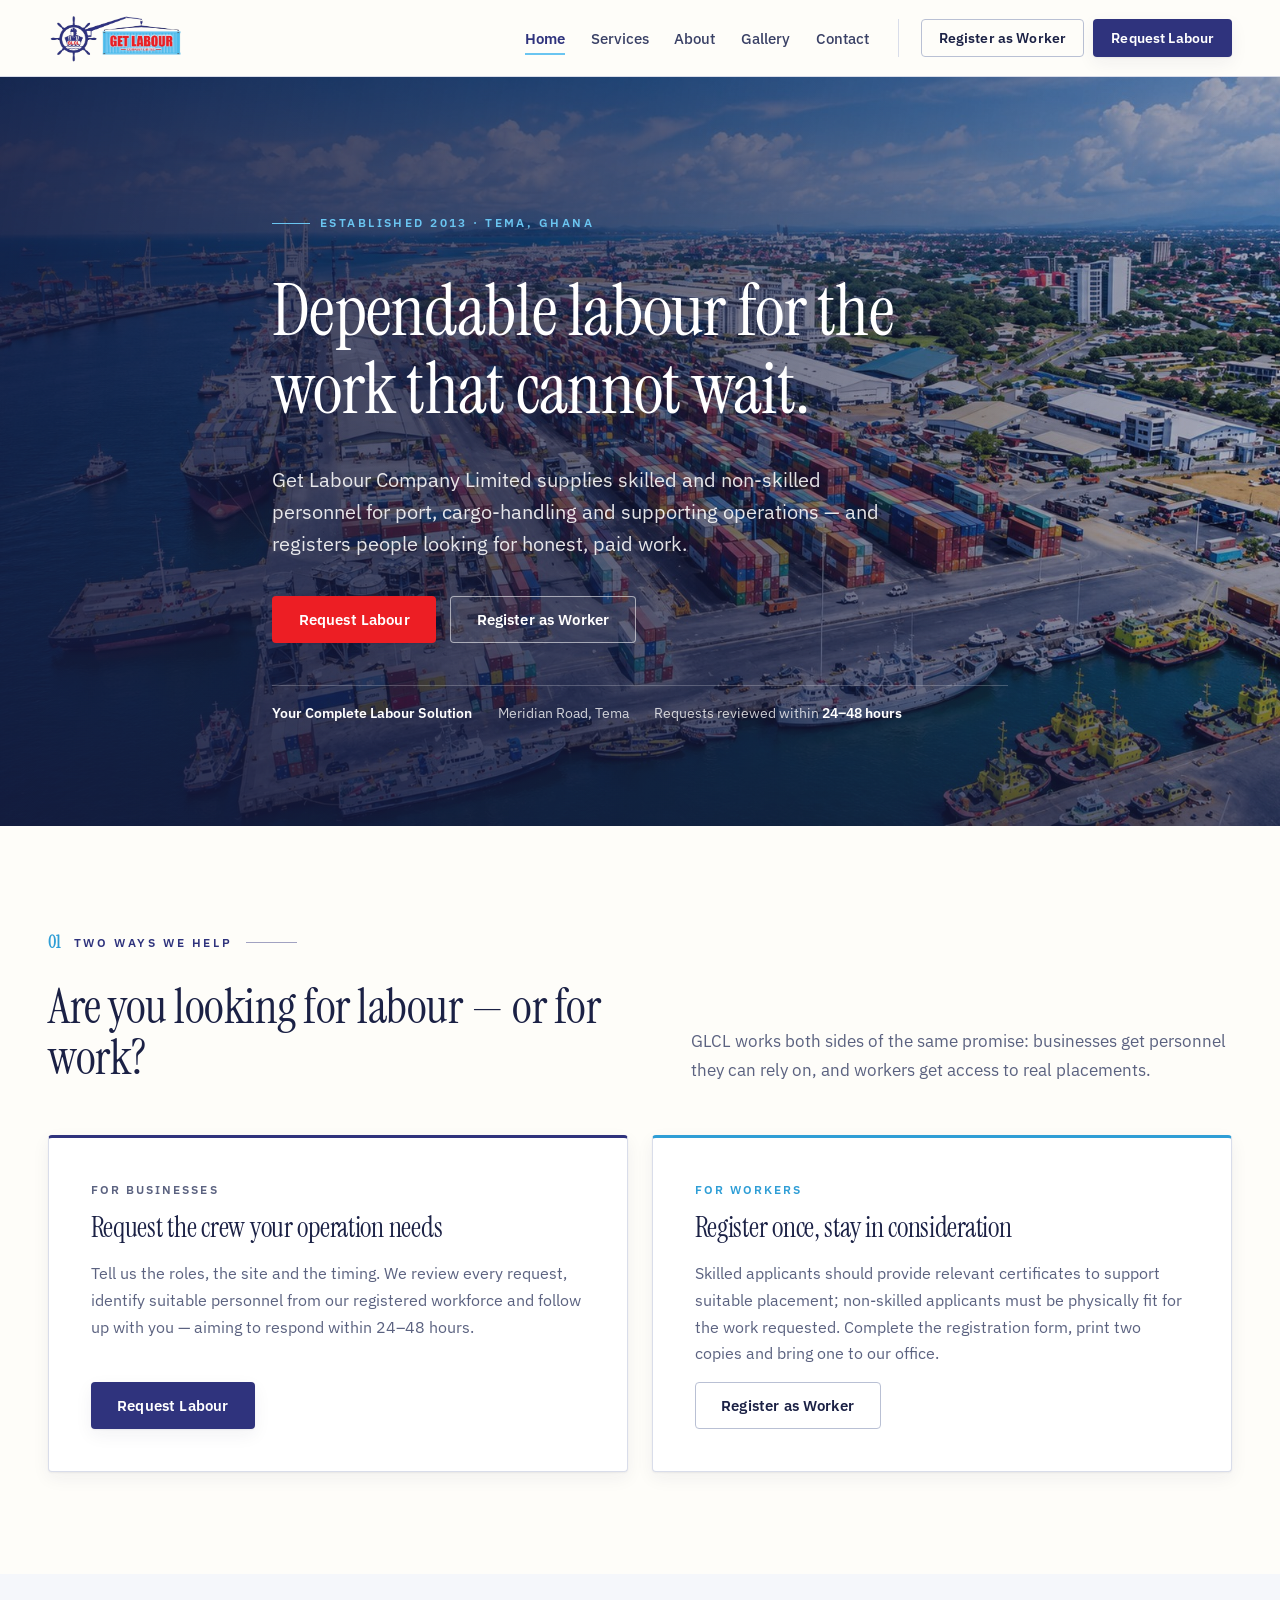
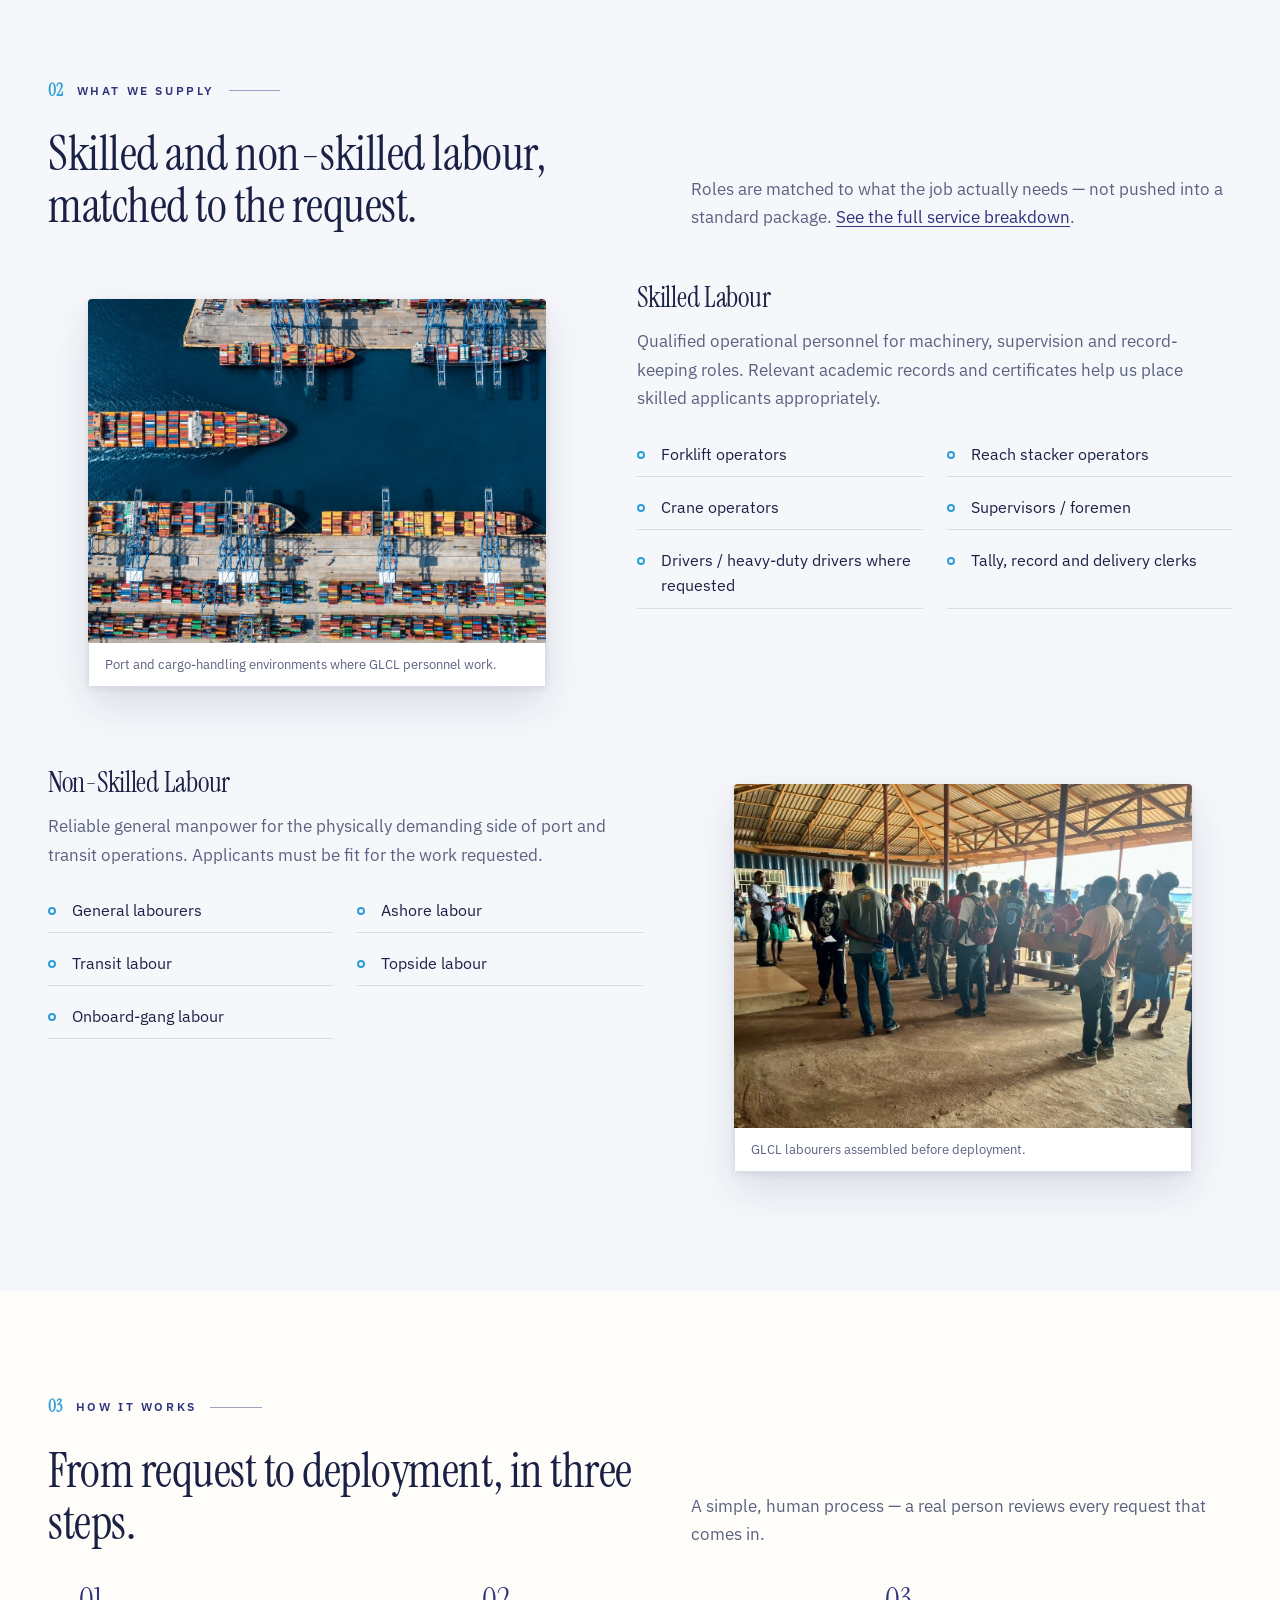
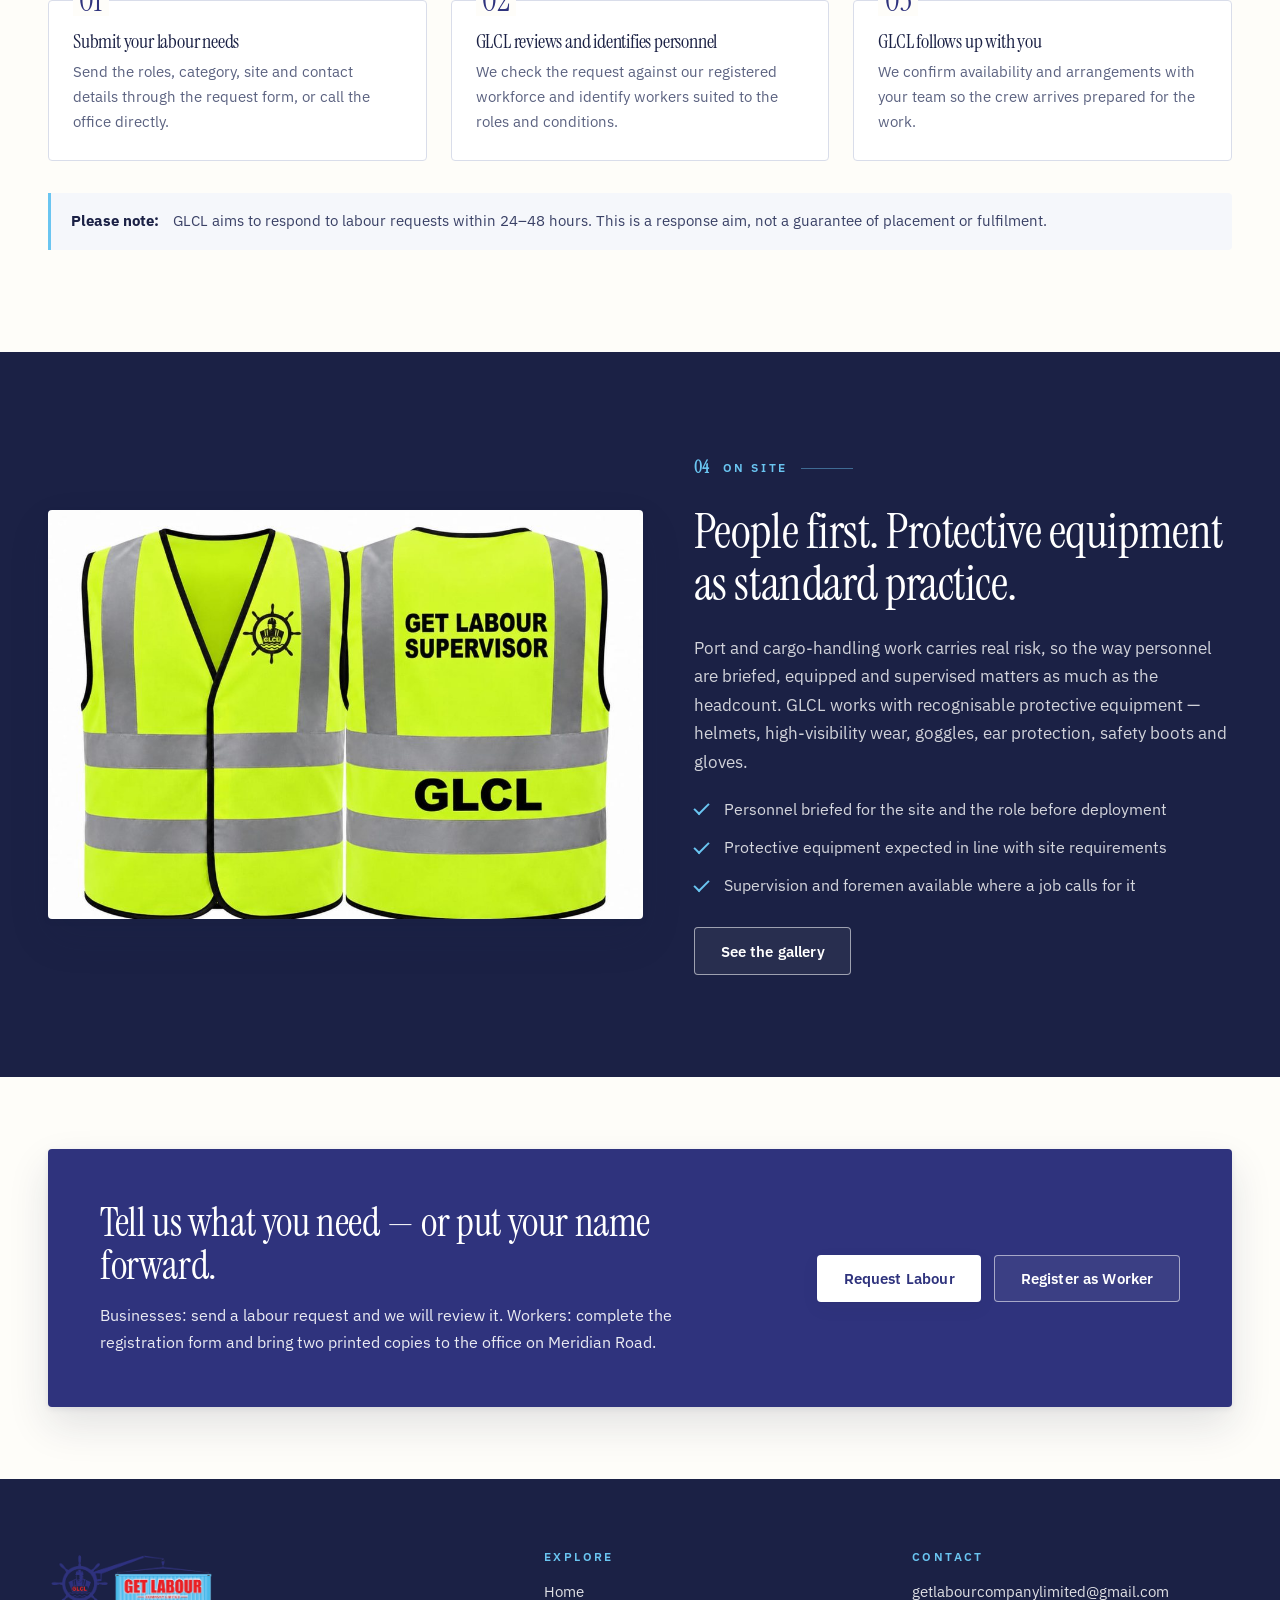
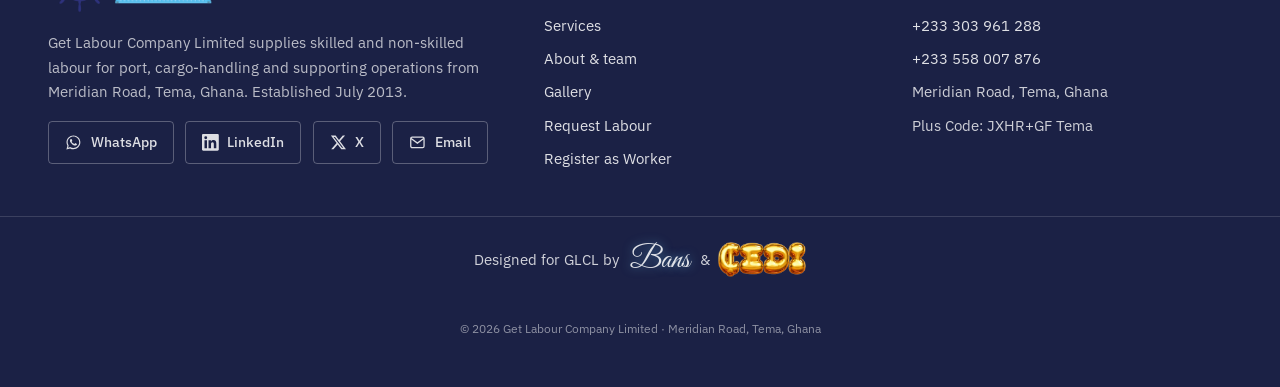
<file: index.html>
<!DOCTYPE html>
<html lang="en">
<head>
  <meta charset="utf-8">
  <meta name="viewport" content="width=device-width, initial-scale=1">
  <title>Get Labour Company Limited — Your Complete Labour Solution | Tema, Ghana</title>
  <meta name="description" content="GLCL supplies skilled and non-skilled labour for port, cargo-handling and supporting operations in Tema, Ghana. Businesses can request labour; workers can register. Established July 2013.">
  <meta name="theme-color" content="#2f337d">
  <link rel="icon" type="image/png" href="assets/images/logo/favicon.png">
  <link rel="apple-touch-icon" href="assets/images/logo/favicon.png">
  <meta property="og:type" content="website">
  <meta property="og:site_name" content="Get Labour Company Limited">
  <meta property="og:title" content="Get Labour Company Limited — Your Complete Labour Solution">
  <meta property="og:description" content="Skilled and non-skilled labour supply for port and cargo-handling operations in Tema, Ghana. Request labour or register as a worker.">
  <meta property="og:image" content="assets/images/hero-ship-side.jpg">
  <meta property="og:url" content="https://getlabour.org/">
  <meta name="twitter:card" content="summary_large_image">
  <link rel="preconnect" href="https://fonts.googleapis.com">
  <link rel="preconnect" href="https://fonts.gstatic.com" crossorigin>
  <link rel="stylesheet" href="https://fonts.googleapis.com/css2?family=Great+Vibes&family=IBM+Plex+Sans:ital,wght@0,400;0,500;0,600;0,700;1,400&family=Instrument+Serif:ital@0;1&display=swap">
  <link rel="stylesheet" href="assets/css/main.css">
  <script>
    (function () {
      try {
        if (sessionStorage.getItem("glcl-loader")) return;
        if (window.matchMedia("(prefers-reduced-motion: reduce)").matches) return;
        document.documentElement.classList.add("show-loader");
      } catch (e) { /* no-op */ }
    })();
  </script>
  <script type="module" src="assets/js/site.js"></script>
</head>
<body>
  <a class="skip-link" href="#main">Skip to main content</a>

  <div class="loader" id="loader" role="status" aria-label="Loading Get Labour Company Limited">
    <img src="assets/images/logo/glcl-loader.svg" alt="" width="1462" height="821">
  </div>

  <header class="site-header">
    <div class="container site-header__inner">
      <a class="brand" href="index.html">
        <img src="assets/images/logo/glcl-logo.png" alt="Get Labour Company Limited — home" width="825" height="302">
      </a>
      <button class="nav-toggle" type="button" aria-expanded="false" aria-controls="site-nav" aria-label="Open menu">
        <span class="nav-toggle__bars"></span>
      </button>
      <nav class="site-nav" id="site-nav" aria-label="Main">
        <ul class="site-nav__list">
          <li><a class="site-nav__link" href="index.html" aria-current="page">Home</a></li>
          <li><a class="site-nav__link" href="services.html">Services</a></li>
          <li><a class="site-nav__link" href="about.html">About</a></li>
          <li><a class="site-nav__link" href="gallery.html">Gallery</a></li>
          <li><a class="site-nav__link" href="contact.html">Contact</a></li>
        </ul>
        <div class="nav-cta">
          <a class="btn btn--ghost" href="register.html">Register as Worker</a>
          <a class="btn btn--primary" href="request.html">Request Labour</a>
        </div>
      </nav>
    </div>
  </header>

  <main id="main">
    <!-- Hero -->
    <section class="hero" aria-labelledby="hero-title">
      <div class="hero__media">
        <img src="assets/images/hero-ship-side.jpg" alt="Container ship berthed alongside gantry cranes at a busy port" width="1672" height="940" fetchpriority="high">
      </div>
      <div class="container hero__inner">
        <p class="hero__eyebrow">Established 2013 · Tema, Ghana</p>
        <h1 id="hero-title">Dependable labour for the work that cannot wait.</h1>
        <p class="hero__lead">
          Get Labour Company Limited supplies skilled and non-skilled personnel for port,
          cargo-handling and supporting operations — and registers people looking for
          honest, paid work.
        </p>
        <div class="hero__actions">
          <a class="btn btn--accent" href="request.html">Request Labour</a>
          <a class="btn btn--on-dark" href="register.html">Register as Worker</a>
        </div>
        <ul class="hero__meta">
          <li><strong>Your Complete Labour Solution</strong></li>
          <li>Meridian Road, Tema</li>
          <li>Requests reviewed within <strong>24–48 hours</strong></li>
        </ul>
      </div>
    </section>

    <!-- Audience split -->
    <section class="section" aria-labelledby="audience-title">
      <div class="container">
        <p class="section-label"><span class="section-label__num">01</span> Two ways we help</p>
        <div class="section-head reveal">
          <h2 id="audience-title">Are you looking for labour — or for work?</h2>
          <p class="section-intro">
            GLCL works both sides of the same promise: businesses get personnel they can
            rely on, and workers get access to real placements.
          </p>
        </div>
        <div class="audience">
          <article class="audience__panel reveal">
            <p class="audience__tag">For businesses</p>
            <h3>Request the crew your operation needs</h3>
            <p>
              Tell us the roles, the site and the timing. We review every request, identify
              suitable personnel from our registered workforce and follow up with you —
              aiming to respond within 24–48 hours.
            </p>
            <a class="btn btn--primary" href="request.html">Request Labour</a>
          </article>
          <article class="audience__panel audience__panel--worker reveal">
            <p class="audience__tag">For workers</p>
            <h3>Register once, stay in consideration</h3>
            <p>
              Skilled applicants should provide relevant certificates to support suitable
              placement; non-skilled applicants must be physically fit for the work
              requested. Complete the registration form, print two copies and bring one to
              our office.
            </p>
            <a class="btn btn--ghost" href="register.html">Register as Worker</a>
          </article>
        </div>
      </div>
    </section>

    <!-- Services preview -->
    <section class="section section--paper-cool" aria-labelledby="services-title">
      <div class="container">
        <p class="section-label"><span class="section-label__num">02</span> What we supply</p>
        <div class="section-head reveal">
          <h2 id="services-title">Skilled and non-skilled labour, matched to the request.</h2>
          <p class="section-intro">
            Roles are matched to what the job actually needs — not pushed into a standard
            package. <a href="services.html">See the full service breakdown</a>.
          </p>
        </div>

        <div class="service-split reveal">
          <figure class="service-figure">
            <img src="assets/images/hero-port-aerial-1.jpg" alt="Aerial view of a container port with stacked containers and vessels alongside" width="1600" height="900" loading="lazy">
            <figcaption>Port and cargo-handling environments where GLCL personnel work.</figcaption>
          </figure>
          <div>
            <h3>Skilled Labour</h3>
            <p class="section-intro">
              Qualified operational personnel for machinery, supervision and record-keeping
              roles. Relevant academic records and certificates help us place skilled
              applicants appropriately.
            </p>
            <ul class="role-list">
              <li>Forklift operators</li>
              <li>Reach stacker operators</li>
              <li>Crane operators</li>
              <li>Supervisors / foremen</li>
              <li>Drivers / heavy-duty drivers where requested</li>
              <li>Tally, record and delivery clerks</li>
            </ul>
          </div>
        </div>

        <div class="service-split service-split--flip reveal" style="margin-top: clamp(2.5rem, 5vw, 4rem);">
          <div>
            <h3>Non-Skilled Labour</h3>
            <p class="section-intro">
              Reliable general manpower for the physically demanding side of port and
              transit operations. Applicants must be fit for the work requested.
            </p>
            <ul class="role-list">
              <li>General labourers</li>
              <li>Ashore labour</li>
              <li>Transit labour</li>
              <li>Topside labour</li>
              <li>Onboard-gang labour</li>
            </ul>
          </div>
          <figure class="service-figure">
            <img src="assets/images/operations/glcl-labourers.jpg" alt="Group of GLCL labourers gathered at a work site shelter" width="1200" height="878" loading="lazy">
            <figcaption>GLCL labourers assembled before deployment.</figcaption>
          </figure>
        </div>
      </div>
    </section>

    <!-- How it works -->
    <section class="section" aria-labelledby="process-title">
      <div class="container">
        <p class="section-label"><span class="section-label__num">03</span> How it works</p>
        <div class="section-head reveal">
          <h2 id="process-title">From request to deployment, in three steps.</h2>
          <p class="section-intro">
            A simple, human process — a real person reviews every request that comes in.
          </p>
        </div>
        <ol class="steps reveal">
          <li>
            <h3>Submit your labour needs</h3>
            <p>Send the roles, category, site and contact details through the request form, or call the office directly.</p>
          </li>
          <li>
            <h3>GLCL reviews and identifies personnel</h3>
            <p>We check the request against our registered workforce and identify workers suited to the roles and conditions.</p>
          </li>
          <li>
            <h3>GLCL follows up with you</h3>
            <p>We confirm availability and arrangements with your team so the crew arrives prepared for the work.</p>
          </li>
        </ol>
        <p class="note-strip reveal">
          <strong>Please note:</strong> GLCL aims to respond to labour requests within
          24–48 hours. This is a response aim, not a guarantee of placement or fulfilment.
        </p>
      </div>
    </section>

    <!-- Safety / operations -->
    <section class="section section--ink" aria-labelledby="safety-title">
      <div class="container media-band">
        <div class="media-band__media reveal">
          <img src="assets/images/safety/safety-reflectors.jpg" alt="High-visibility GLCL supervisor reflector vests, front and back" width="1000" height="795" loading="lazy">
        </div>
        <div class="reveal">
          <p class="section-label"><span class="section-label__num">04</span> On site</p>
          <h2 id="safety-title">People first. Protective equipment as standard practice.</h2>
          <p class="section-intro">
            Port and cargo-handling work carries real risk, so the way personnel are
            briefed, equipped and supervised matters as much as the headcount. GLCL works
            with recognisable protective equipment — helmets, high-visibility wear,
            goggles, ear protection, safety boots and gloves.
          </p>
          <ul class="check-list">
            <li>Personnel briefed for the site and the role before deployment</li>
            <li>Protective equipment expected in line with site requirements</li>
            <li>Supervision and foremen available where a job calls for it</li>
          </ul>
          <p style="margin-top: 1.75rem;">
            <a class="btn btn--on-dark" href="gallery.html">See the gallery</a>
          </p>
        </div>
      </div>
    </section>

    <!-- CTA -->
    <section class="section section--tight" aria-labelledby="cta-title">
      <div class="container">
        <div class="cta-band reveal">
          <div>
            <h2 id="cta-title">Tell us what you need — or put your name forward.</h2>
            <p>
              Businesses: send a labour request and we will review it. Workers: complete the
              registration form and bring two printed copies to the office on Meridian Road.
            </p>
          </div>
          <div class="cta-band__actions">
            <a class="btn btn--primary" href="request.html">Request Labour</a>
            <a class="btn btn--on-dark" href="register.html">Register as Worker</a>
          </div>
        </div>
      </div>
    </section>
  </main>

  <footer class="site-footer">
    <div class="container footer-grid">
      <div class="footer-brand">
        <img src="assets/images/logo/glcl-logo.png" alt="Get Labour Company Limited" width="825" height="302" loading="lazy">
        <p>
          Get Labour Company Limited supplies skilled and non-skilled labour for port,
          cargo-handling and supporting operations from Meridian Road, Tema, Ghana.
          Established July 2013.
        </p>
        <div data-social-row></div>
      </div>
      <div>
        <h3>Explore</h3>
        <ul class="footer-list">
          <li><a href="index.html">Home</a></li>
          <li><a href="services.html">Services</a></li>
          <li><a href="about.html">About &amp; team</a></li>
          <li><a href="gallery.html">Gallery</a></li>
          <li><a href="request.html">Request Labour</a></li>
          <li><a href="register.html">Register as Worker</a></li>
        </ul>
      </div>
      <div>
        <h3>Contact</h3>
        <ul class="footer-list">
          <li><a href="mailto:getlabourcompanylimited@gmail.com">getlabourcompanylimited@gmail.com</a></li>
          <li><a href="tel:+233303961288">+233 303 961 288</a></li>
          <li><a href="tel:+233558007876">+233 558 007 876</a></li>
          <li>Meridian Road, Tema, Ghana</li>
          <li>Plus Code: JXHR+GF Tema</li>
        </ul>
      </div>
    </div>
    <div class="footer-credit">
      <p class="footer-credit__line">
        <span>Designed for GLCL by</span>
        <a class="bans" href="https://wa.me/233244704066?text=Hello%20Bans%F0%9F%99%8F!%20I%20need%20you%20to%20build%20me%20a%20website%20for%20me." target="_blank" rel="noopener noreferrer" aria-label="Message Bans on WhatsApp">Bans</a>
        <span aria-hidden="true">&amp;</span>
        <a class="cedi-link" href="https://wa.me/233246905188?text=Hello%20Cedi%F0%9F%8E%89!%20I%20need%20you%20to%20build%20me%20a%20website%20for%20me." target="_blank" rel="noopener noreferrer" aria-label="Message Cedi on WhatsApp">
          <img src="assets/images/logo/cedi-credit.png" alt="Cedi" width="288" height="116" loading="lazy">
        </a>
      </p>
      <p class="footer-legal">© <span data-year>2026</span> Get Labour Company Limited · Meridian Road, Tema, Ghana</p>
    </div>
  </footer>
</body>
</html>
</file>
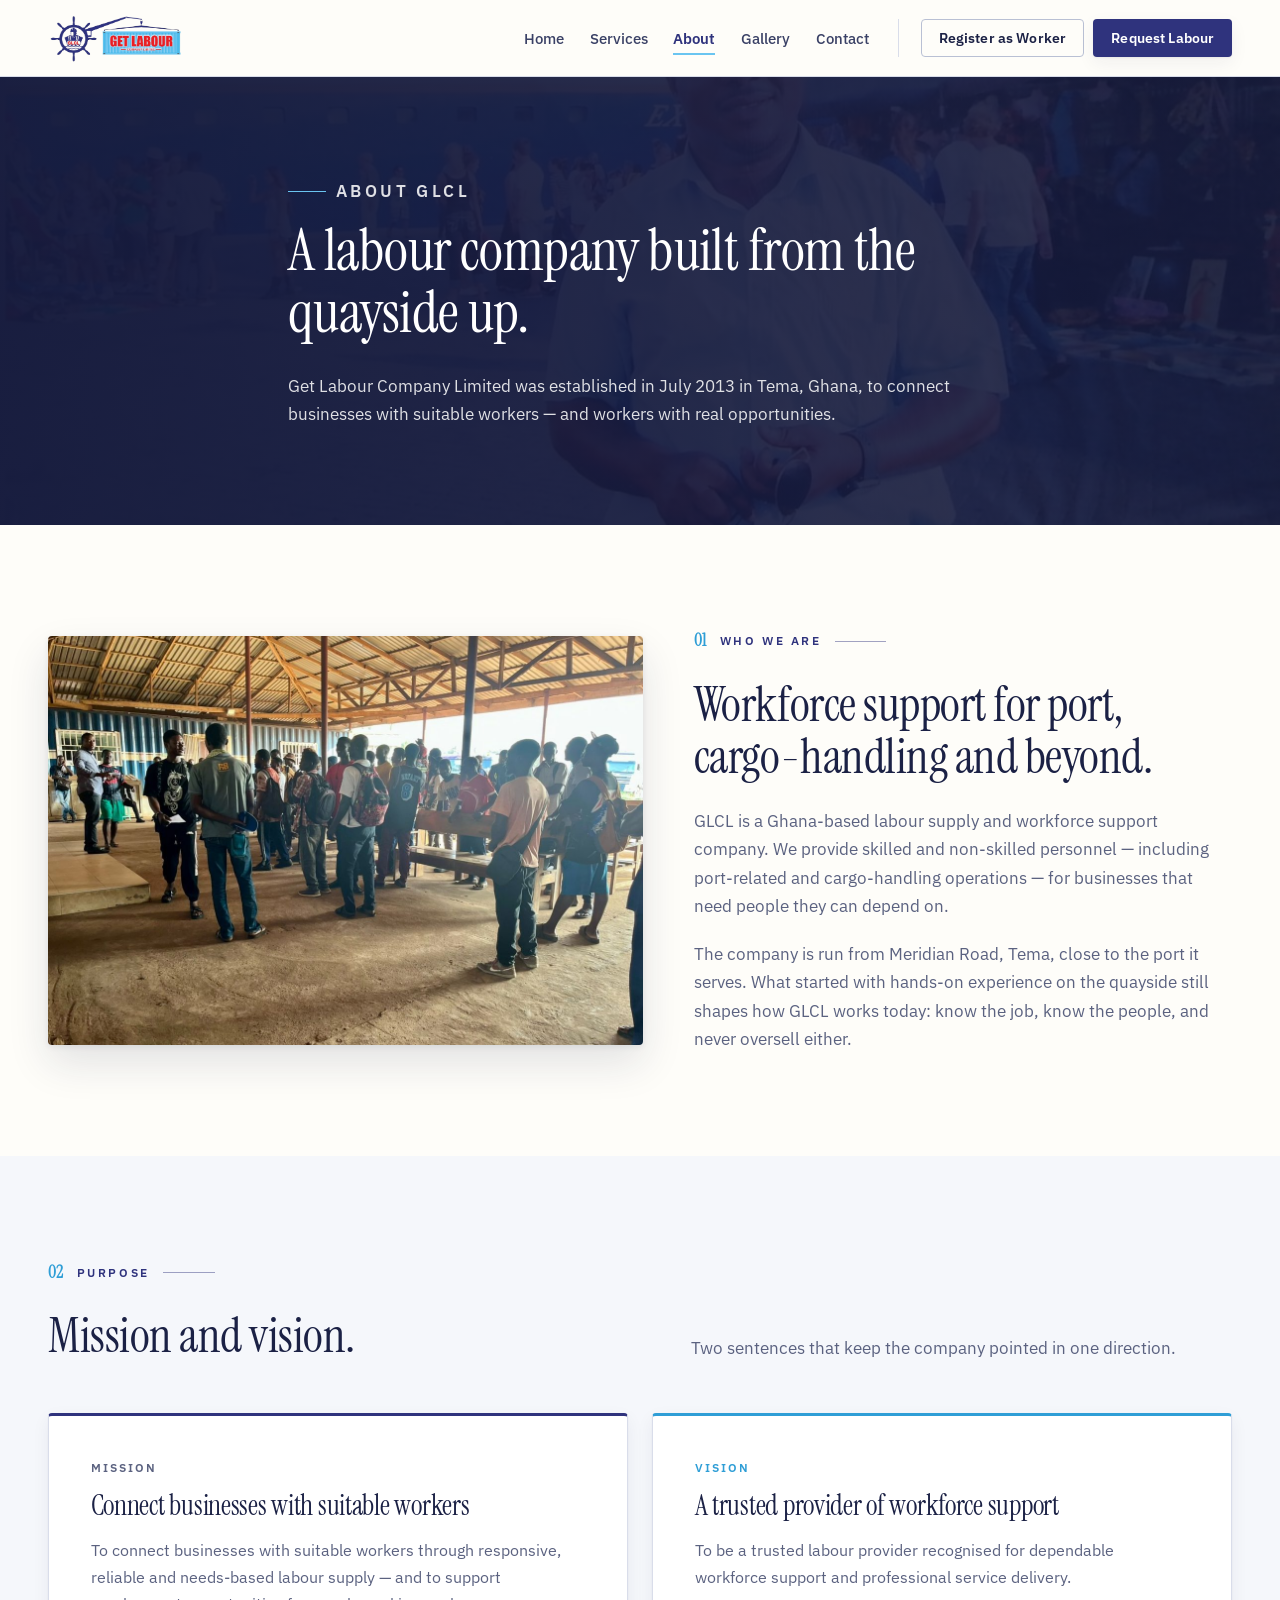
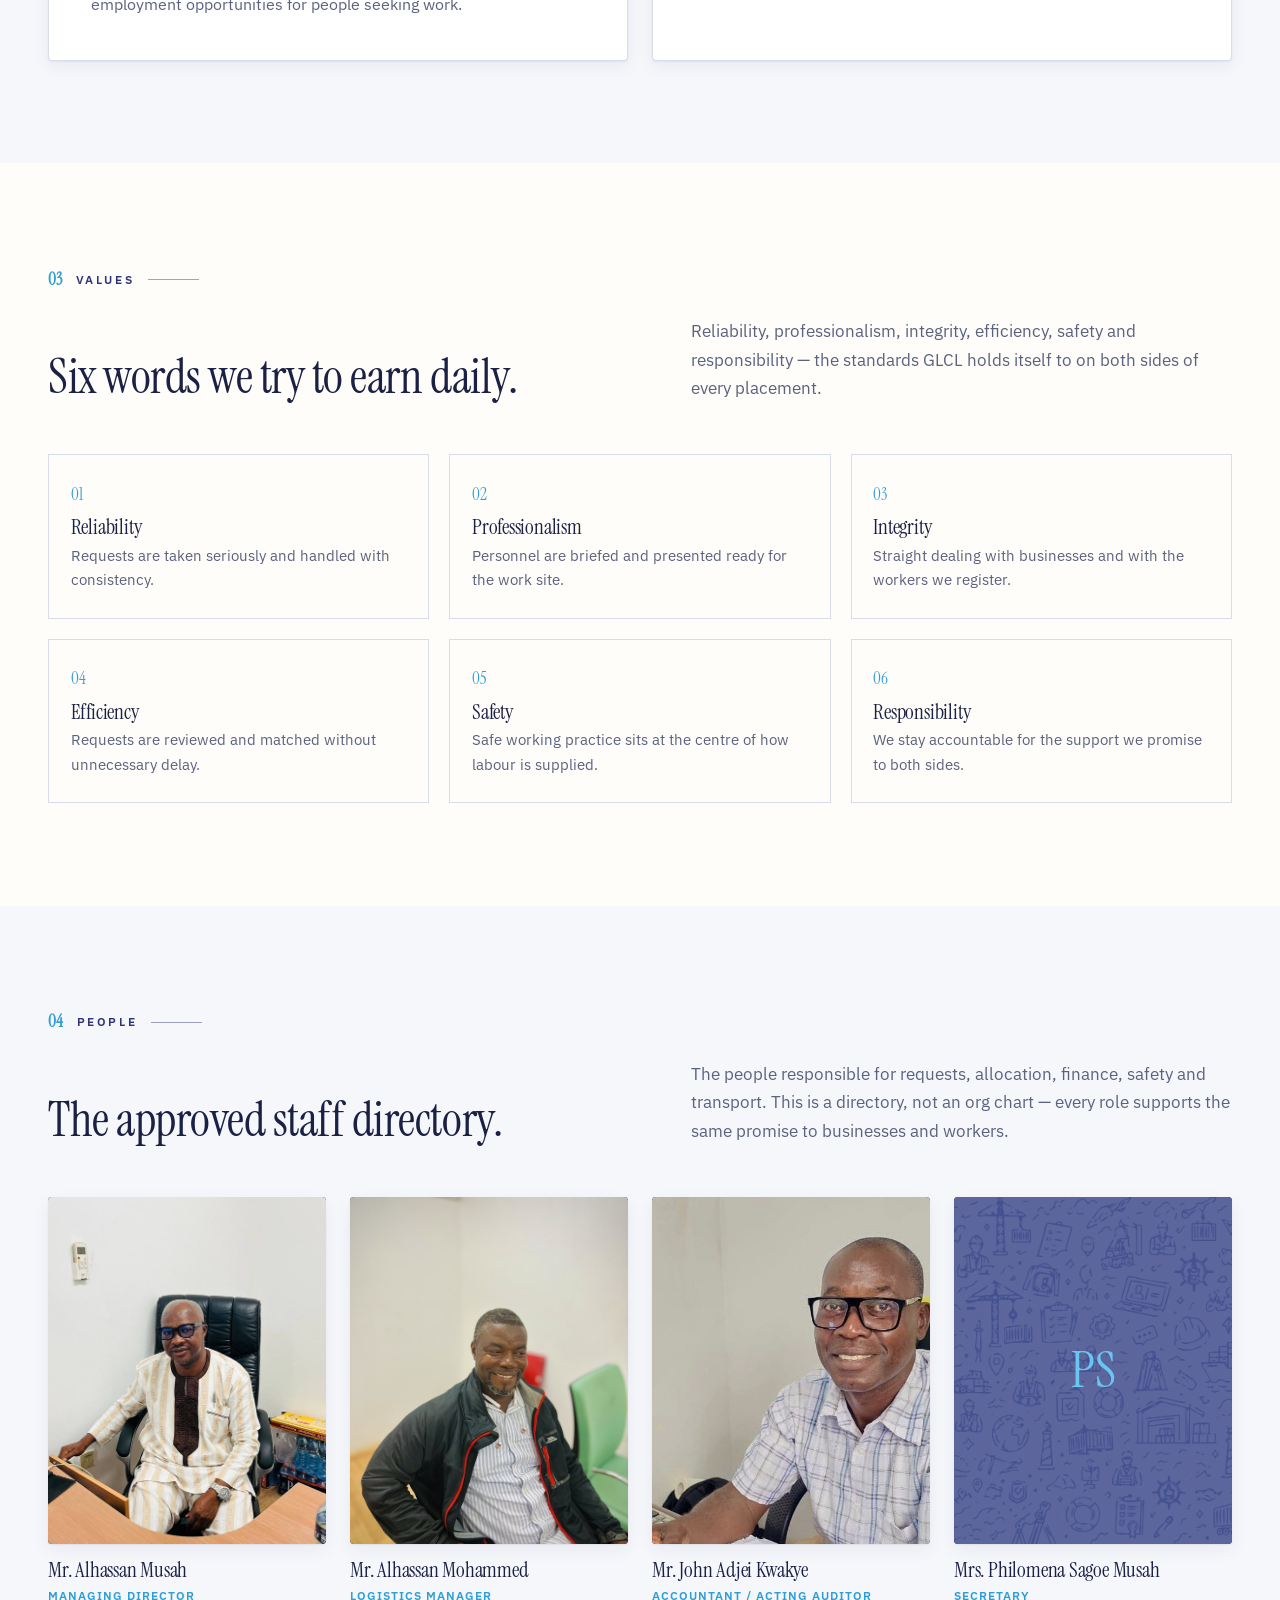
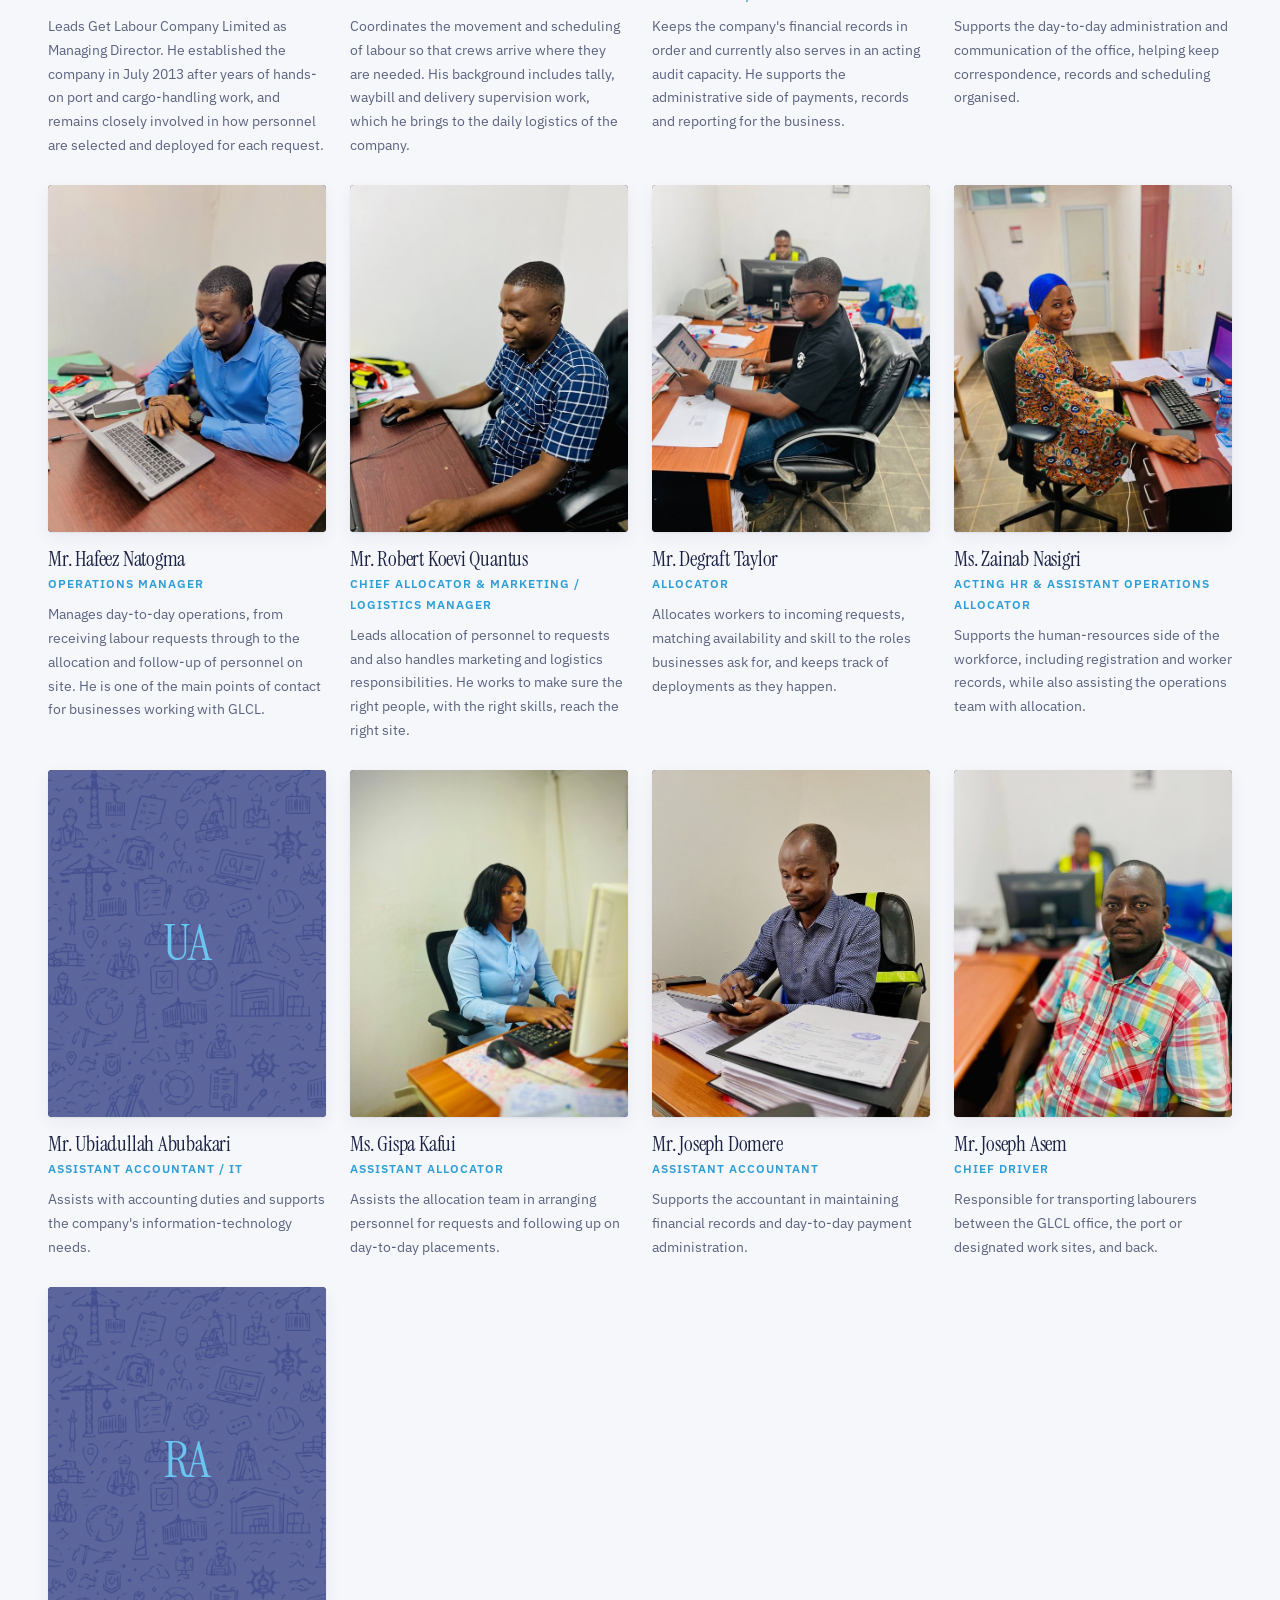
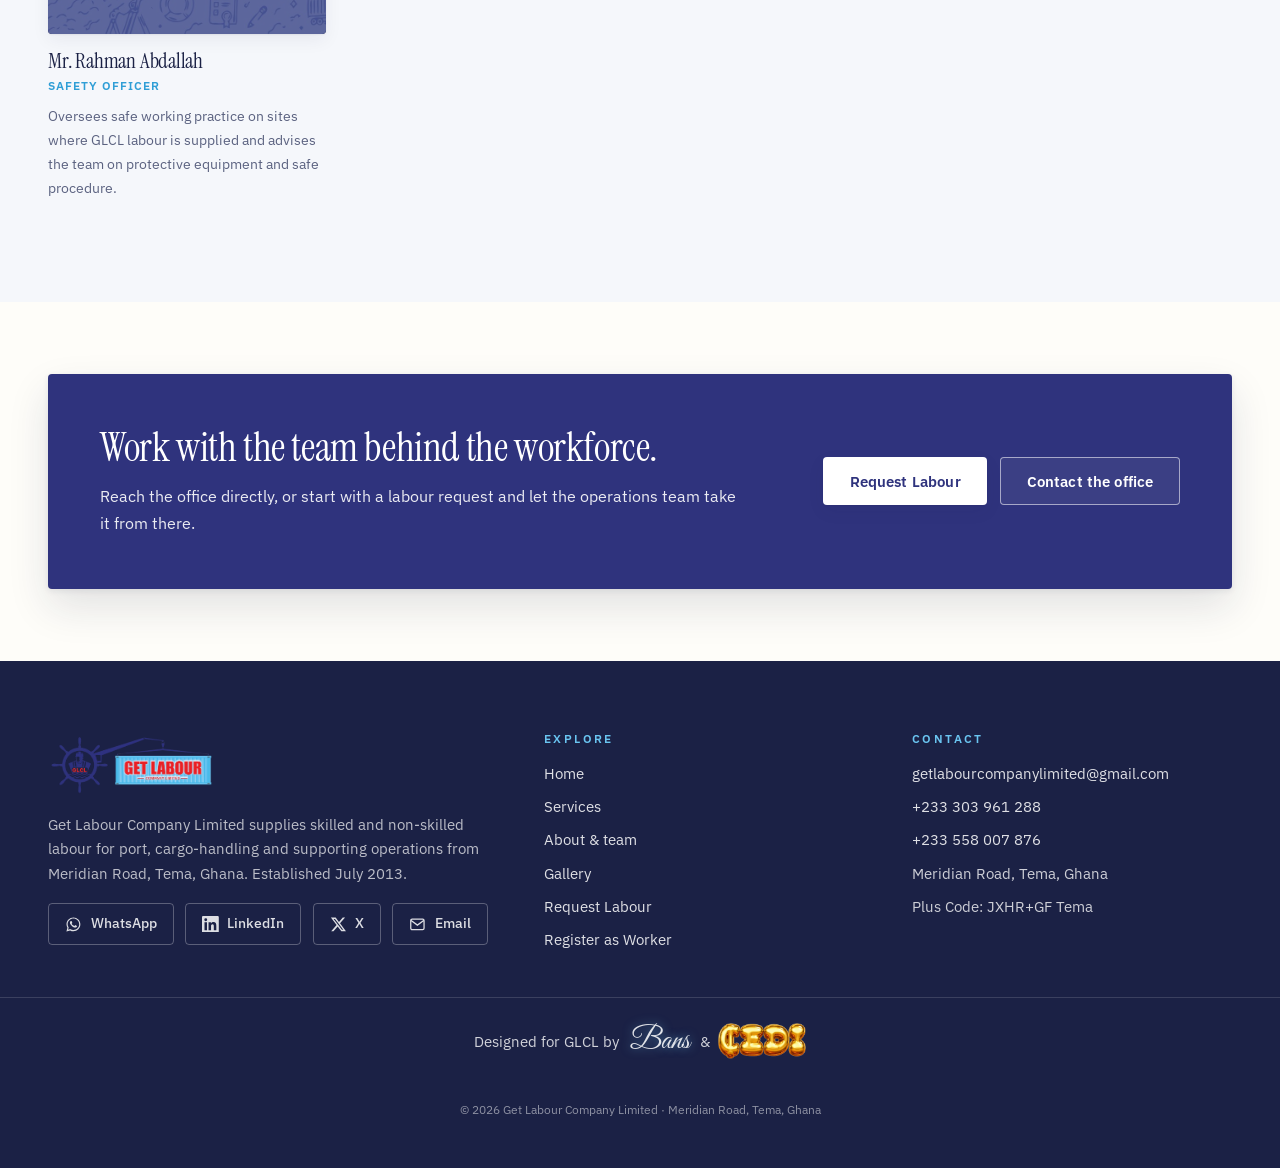
<file: about.html>
<!DOCTYPE html>
<html lang="en">
<head>
  <meta charset="utf-8">
  <meta name="viewport" content="width=device-width, initial-scale=1">
  <title>About &amp; Team — Get Labour Company Limited</title>
  <meta name="description" content="Get Labour Company Limited was established in July 2013 in Tema, Ghana. Read GLCL's purpose, values, mission and vision, and meet the approved staff directory.">
  <meta name="theme-color" content="#2f337d">
  <link rel="icon" type="image/png" href="assets/images/logo/favicon.png">
  <meta property="og:type" content="website">
  <meta property="og:site_name" content="Get Labour Company Limited">
  <meta property="og:title" content="About & Team — Get Labour Company Limited">
  <meta property="og:description" content="Established July 2013 in Tema, Ghana. The people and purpose behind GLCL's workforce support.">
  <meta property="og:image" content="assets/images/operations/alhassan-musah-ship-side.jpg">
  <link rel="preconnect" href="https://fonts.googleapis.com">
  <link rel="preconnect" href="https://fonts.gstatic.com" crossorigin>
  <link rel="stylesheet" href="https://fonts.googleapis.com/css2?family=Great+Vibes&family=IBM+Plex+Sans:ital,wght@0,400;0,500;0,600;0,700;1,400&family=Instrument+Serif:ital@0;1&display=swap">
  <link rel="stylesheet" href="assets/css/main.css">
  <script>
    (function () {
      try {
        if (sessionStorage.getItem("glcl-loader")) return;
        if (window.matchMedia("(prefers-reduced-motion: reduce)").matches) return;
        document.documentElement.classList.add("show-loader");
      } catch (e) { /* no-op */ }
    })();
  </script>
  <script type="module" src="assets/js/site.js"></script>
  <script type="module" src="assets/js/about.js"></script>
</head>
<body>
  <a class="skip-link" href="#main">Skip to main content</a>

  <div class="loader" id="loader" role="status" aria-label="Loading Get Labour Company Limited">
    <img src="assets/images/logo/glcl-loader.svg" alt="" width="1462" height="821">
  </div>

  <header class="site-header">
    <div class="container site-header__inner">
      <a class="brand" href="index.html">
        <img src="assets/images/logo/glcl-logo.png" alt="Get Labour Company Limited — home" width="825" height="302">
      </a>
      <button class="nav-toggle" type="button" aria-expanded="false" aria-controls="site-nav" aria-label="Open menu">
        <span class="nav-toggle__bars"></span>
      </button>
      <nav class="site-nav" id="site-nav" aria-label="Main">
        <ul class="site-nav__list">
          <li><a class="site-nav__link" href="index.html">Home</a></li>
          <li><a class="site-nav__link" href="services.html">Services</a></li>
          <li><a class="site-nav__link" href="about.html" aria-current="page">About</a></li>
          <li><a class="site-nav__link" href="gallery.html">Gallery</a></li>
          <li><a class="site-nav__link" href="contact.html">Contact</a></li>
        </ul>
        <div class="nav-cta">
          <a class="btn btn--ghost" href="register.html">Register as Worker</a>
          <a class="btn btn--primary" href="request.html">Request Labour</a>
        </div>
      </nav>
    </div>
  </header>

  <main id="main">
    <section class="page-head" aria-labelledby="page-title">
      <div class="page-head__bg" style="background-image: url('assets/images/operations/alhassan-musah-ship-side.jpg');"></div>
      <div class="container page-head__inner">
        <p class="hero__eyebrow">About GLCL</p>
        <h1 id="page-title">A labour company built from the quayside up.</h1>
        <p>
          Get Labour Company Limited was established in July 2013 in Tema, Ghana, to
          connect businesses with suitable workers — and workers with real opportunities.
        </p>
      </div>
    </section>

    <section class="section" aria-labelledby="story-title">
      <div class="container media-band">
        <div class="media-band__media reveal">
          <img src="assets/images/operations/glcl-labourers.jpg" alt="GLCL labourers gathered at a work site" width="1200" height="878" loading="lazy">
        </div>
        <div class="reveal">
          <p class="section-label"><span class="section-label__num">01</span> Who we are</p>
          <h2 id="story-title">Workforce support for port, cargo-handling and beyond.</h2>
          <p class="section-intro">
            GLCL is a Ghana-based labour supply and workforce support company. We provide
            skilled and non-skilled personnel — including port-related and cargo-handling
            operations — for businesses that need people they can depend on.
          </p>
          <p class="section-intro">
            The company is run from Meridian Road, Tema, close to the port it serves. What
            started with hands-on experience on the quayside still shapes how GLCL works
            today: know the job, know the people, and never oversell either.
          </p>
        </div>
      </div>
    </section>

    <section class="section section--paper-cool" aria-labelledby="purpose-title">
      <div class="container">
        <p class="section-label"><span class="section-label__num">02</span> Purpose</p>
        <div class="section-head reveal">
          <h2 id="purpose-title">Mission and vision.</h2>
          <p class="section-intro">Two sentences that keep the company pointed in one direction.</p>
        </div>
        <div class="audience">
          <article class="audience__panel reveal">
            <p class="audience__tag">Mission</p>
            <h3>Connect businesses with suitable workers</h3>
            <p>
              To connect businesses with suitable workers through responsive, reliable and
              needs-based labour supply — and to support employment opportunities for
              people seeking work.
            </p>
          </article>
          <article class="audience__panel audience__panel--worker reveal">
            <p class="audience__tag">Vision</p>
            <h3>A trusted provider of workforce support</h3>
            <p>
              To be a trusted labour provider recognised for dependable workforce support
              and professional service delivery.
            </p>
          </article>
        </div>
      </div>
    </section>

    <section class="section" aria-labelledby="values-title">
      <div class="container">
        <p class="section-label"><span class="section-label__num">03</span> Values</p>
        <div class="section-head reveal">
          <h2 id="values-title">Six words we try to earn daily.</h2>
          <p class="section-intro">
            Reliability, professionalism, integrity, efficiency, safety and responsibility —
            the standards GLCL holds itself to on both sides of every placement.
          </p>
        </div>
        <div class="values reveal" data-values></div>
      </div>
    </section>

    <section class="section section--paper-cool" aria-labelledby="team-title">
      <div class="container">
        <p class="section-label"><span class="section-label__num">04</span> People</p>
        <div class="section-head reveal">
          <h2 id="team-title">The approved staff directory.</h2>
          <p class="section-intro">
            The people responsible for requests, allocation, finance, safety and
            transport. This is a directory, not an org chart — every role supports the
            same promise to businesses and workers.
          </p>
        </div>
        <div class="staff-grid" data-team-grid></div>
      </div>
    </section>

    <section class="section section--tight" aria-labelledby="cta-title">
      <div class="container">
        <div class="cta-band reveal">
          <div>
            <h2 id="cta-title">Work with the team behind the workforce.</h2>
            <p>Reach the office directly, or start with a labour request and let the operations team take it from there.</p>
          </div>
          <div class="cta-band__actions">
            <a class="btn btn--primary" href="request.html">Request Labour</a>
            <a class="btn btn--on-dark" href="contact.html">Contact the office</a>
          </div>
        </div>
      </div>
    </section>
  </main>

  <footer class="site-footer">
    <div class="container footer-grid">
      <div class="footer-brand">
        <img src="assets/images/logo/glcl-logo.png" alt="Get Labour Company Limited" width="825" height="302" loading="lazy">
        <p>
          Get Labour Company Limited supplies skilled and non-skilled labour for port,
          cargo-handling and supporting operations from Meridian Road, Tema, Ghana.
          Established July 2013.
        </p>
        <div data-social-row></div>
      </div>
      <div>
        <h3>Explore</h3>
        <ul class="footer-list">
          <li><a href="index.html">Home</a></li>
          <li><a href="services.html">Services</a></li>
          <li><a href="about.html">About &amp; team</a></li>
          <li><a href="gallery.html">Gallery</a></li>
          <li><a href="request.html">Request Labour</a></li>
          <li><a href="register.html">Register as Worker</a></li>
        </ul>
      </div>
      <div>
        <h3>Contact</h3>
        <ul class="footer-list">
          <li><a href="mailto:getlabourcompanylimited@gmail.com">getlabourcompanylimited@gmail.com</a></li>
          <li><a href="tel:+233303961288">+233 303 961 288</a></li>
          <li><a href="tel:+233558007876">+233 558 007 876</a></li>
          <li>Meridian Road, Tema, Ghana</li>
          <li>Plus Code: JXHR+GF Tema</li>
        </ul>
      </div>
    </div>
    <div class="footer-credit">
      <p class="footer-credit__line">
        <span>Designed for GLCL by</span>
        <a class="bans" href="https://wa.me/233244704066?text=Hello%20Bans%F0%9F%99%8F!%20I%20need%20you%20to%20build%20me%20a%20website%20for%20me." target="_blank" rel="noopener noreferrer" aria-label="Message Bans on WhatsApp">Bans</a>
        <span aria-hidden="true">&amp;</span>
        <a class="cedi-link" href="https://wa.me/233246905188?text=Hello%20Cedi%F0%9F%8E%89!%20I%20need%20you%20to%20build%20me%20a%20website%20for%20me." target="_blank" rel="noopener noreferrer" aria-label="Message Cedi on WhatsApp">
          <img src="assets/images/logo/cedi-credit.png" alt="Cedi" width="288" height="116" loading="lazy">
        </a>
      </p>
      <p class="footer-legal">© <span data-year>2026</span> Get Labour Company Limited · Meridian Road, Tema, Ghana</p>
    </div>
  </footer>
</body>
</html>
</file>
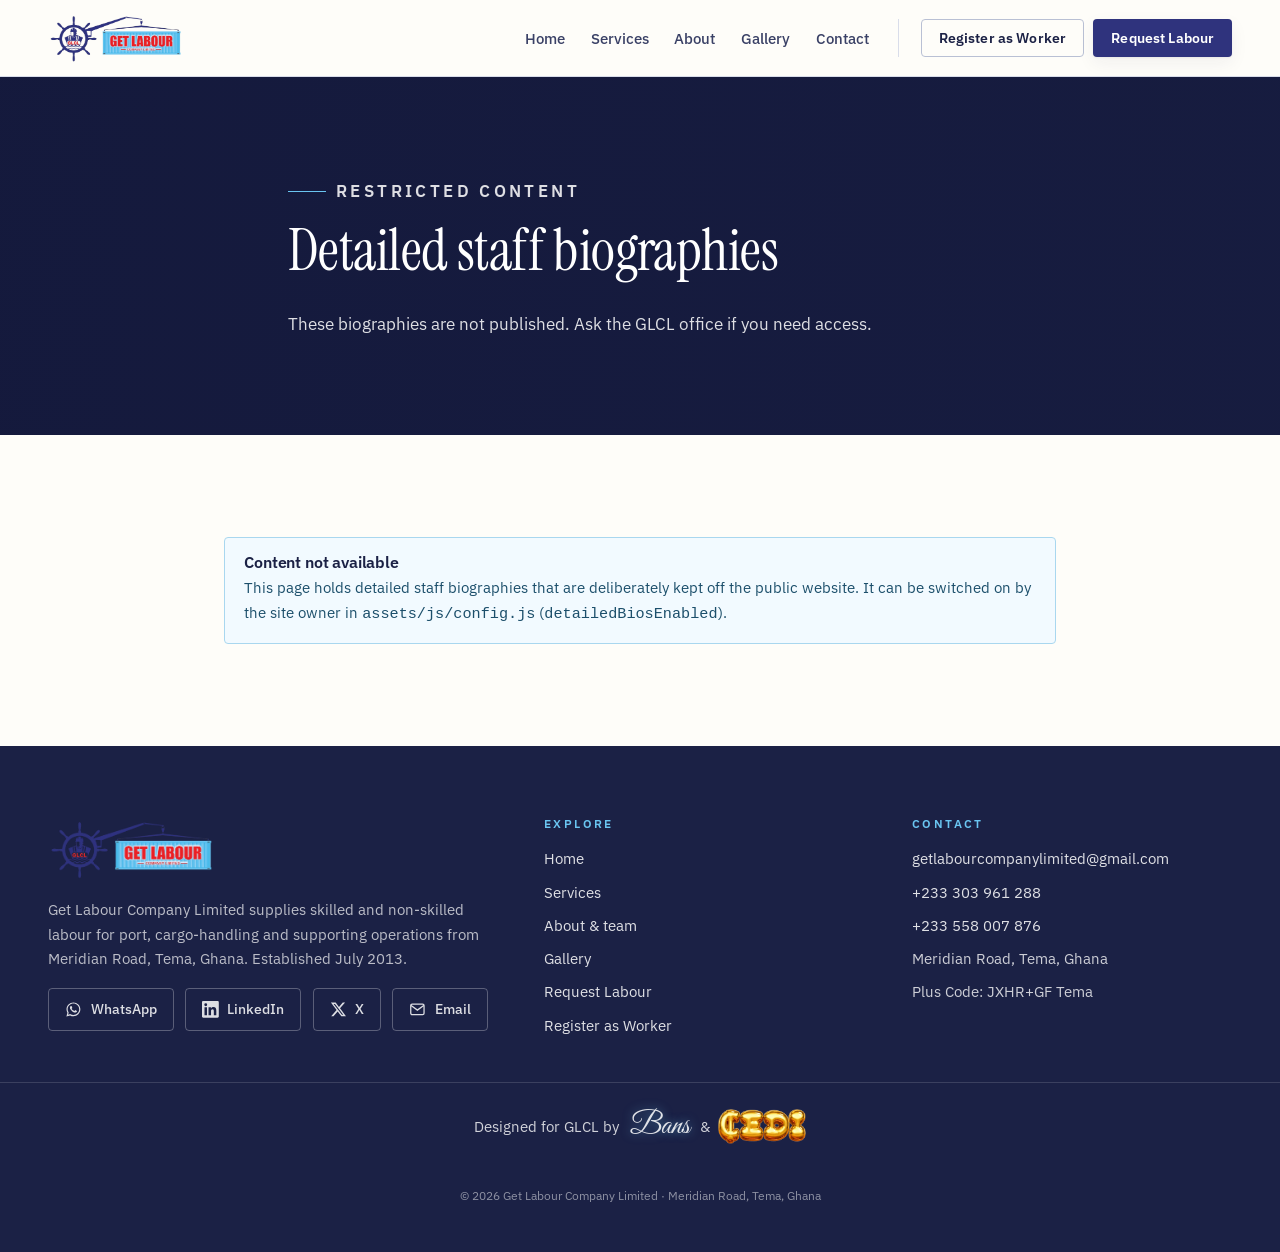
<file: bios.html>
<!DOCTYPE html>
<html lang="en">
<head>
  <meta charset="utf-8">
  <meta name="viewport" content="width=device-width, initial-scale=1">
  <title>Staff biographies — not published | Get Labour Company Limited</title>
  <meta name="robots" content="noindex, nofollow">
  <meta name="theme-color" content="#2f337d">
  <link rel="icon" type="image/png" href="assets/images/logo/favicon.png">
  <link rel="stylesheet" href="https://fonts.googleapis.com/css2?family=Great+Vibes&family=IBM+Plex+Sans:ital,wght@0,400;0,500;0,600;0,700;1,400&family=Instrument+Serif:ital@0;1&display=swap">
  <link rel="stylesheet" href="assets/css/main.css">
  <script>
    (function () {
      try {
        if (sessionStorage.getItem("glcl-loader")) return;
        if (window.matchMedia("(prefers-reduced-motion: reduce)").matches) return;
        document.documentElement.classList.add("show-loader");
      } catch (e) { /* no-op */ }
    })();
  </script>
  <script src="assets/js/config.js"></script>
  <script type="module" src="assets/js/site.js"></script>
  <script type="module" src="assets/js/bios.js"></script>
</head>
<body>
  <a class="skip-link" href="#main">Skip to main content</a>

  <div class="loader" id="loader" role="status" aria-label="Loading Get Labour Company Limited">
    <img src="assets/images/logo/glcl-loader.svg" alt="" width="1462" height="821">
  </div>

  <header class="site-header">
    <div class="container site-header__inner">
      <a class="brand" href="index.html">
        <img src="assets/images/logo/glcl-logo.png" alt="Get Labour Company Limited — home" width="825" height="302">
      </a>
      <button class="nav-toggle" type="button" aria-expanded="false" aria-controls="site-nav" aria-label="Open menu">
        <span class="nav-toggle__bars"></span>
      </button>
      <nav class="site-nav" id="site-nav" aria-label="Main">
        <ul class="site-nav__list">
          <li><a class="site-nav__link" href="index.html">Home</a></li>
          <li><a class="site-nav__link" href="services.html">Services</a></li>
          <li><a class="site-nav__link" href="about.html">About</a></li>
          <li><a class="site-nav__link" href="gallery.html">Gallery</a></li>
          <li><a class="site-nav__link" href="contact.html">Contact</a></li>
        </ul>
        <div class="nav-cta">
          <a class="btn btn--ghost" href="register.html">Register as Worker</a>
          <a class="btn btn--primary" href="request.html">Request Labour</a>
        </div>
      </nav>
    </div>
  </header>

  <main id="main">
    <section class="page-head" aria-labelledby="page-title">
      <div class="container page-head__inner">
        <p class="hero__eyebrow">Restricted content</p>
        <h1 id="page-title">Detailed staff biographies</h1>
        <p id="bios-status">Checking access…</p>
      </div>
    </section>

    <section class="section">
      <div class="container" style="max-width: 52rem;">
        <div id="bios-content"></div>
      </div>
    </section>
  </main>

  <footer class="site-footer">
    <div class="container footer-grid">
      <div class="footer-brand">
        <img src="assets/images/logo/glcl-logo.png" alt="Get Labour Company Limited" width="825" height="302" loading="lazy">
        <p>
          Get Labour Company Limited supplies skilled and non-skilled labour for port,
          cargo-handling and supporting operations from Meridian Road, Tema, Ghana.
          Established July 2013.
        </p>
        <div data-social-row></div>
      </div>
      <div>
        <h3>Explore</h3>
        <ul class="footer-list">
          <li><a href="index.html">Home</a></li>
          <li><a href="services.html">Services</a></li>
          <li><a href="about.html">About &amp; team</a></li>
          <li><a href="gallery.html">Gallery</a></li>
          <li><a href="request.html">Request Labour</a></li>
          <li><a href="register.html">Register as Worker</a></li>
        </ul>
      </div>
      <div>
        <h3>Contact</h3>
        <ul class="footer-list">
          <li><a href="mailto:getlabourcompanylimited@gmail.com">getlabourcompanylimited@gmail.com</a></li>
          <li><a href="tel:+233303961288">+233 303 961 288</a></li>
          <li><a href="tel:+233558007876">+233 558 007 876</a></li>
          <li>Meridian Road, Tema, Ghana</li>
          <li>Plus Code: JXHR+GF Tema</li>
        </ul>
      </div>
    </div>
    <div class="footer-credit">
      <p class="footer-credit__line">
        <span>Designed for GLCL by</span>
        <a class="bans" href="https://wa.me/233244704066?text=Hello%20Bans%F0%9F%99%8F!%20I%20need%20you%20to%20build%20me%20a%20website%20for%20me." target="_blank" rel="noopener noreferrer" aria-label="Message Bans on WhatsApp">Bans</a>
        <span aria-hidden="true">&amp;</span>
        <a class="cedi-link" href="https://wa.me/233246905188?text=Hello%20Cedi%F0%9F%8E%89!%20I%20need%20you%20to%20build%20me%20a%20website%20for%20me." target="_blank" rel="noopener noreferrer" aria-label="Message Cedi on WhatsApp">
          <img src="assets/images/logo/cedi-credit.png" alt="Cedi" width="288" height="116" loading="lazy">
        </a>
      </p>
      <p class="footer-legal">© <span data-year>2026</span> Get Labour Company Limited · Meridian Road, Tema, Ghana</p>
    </div>
  </footer>
</body>
</html>
</file>
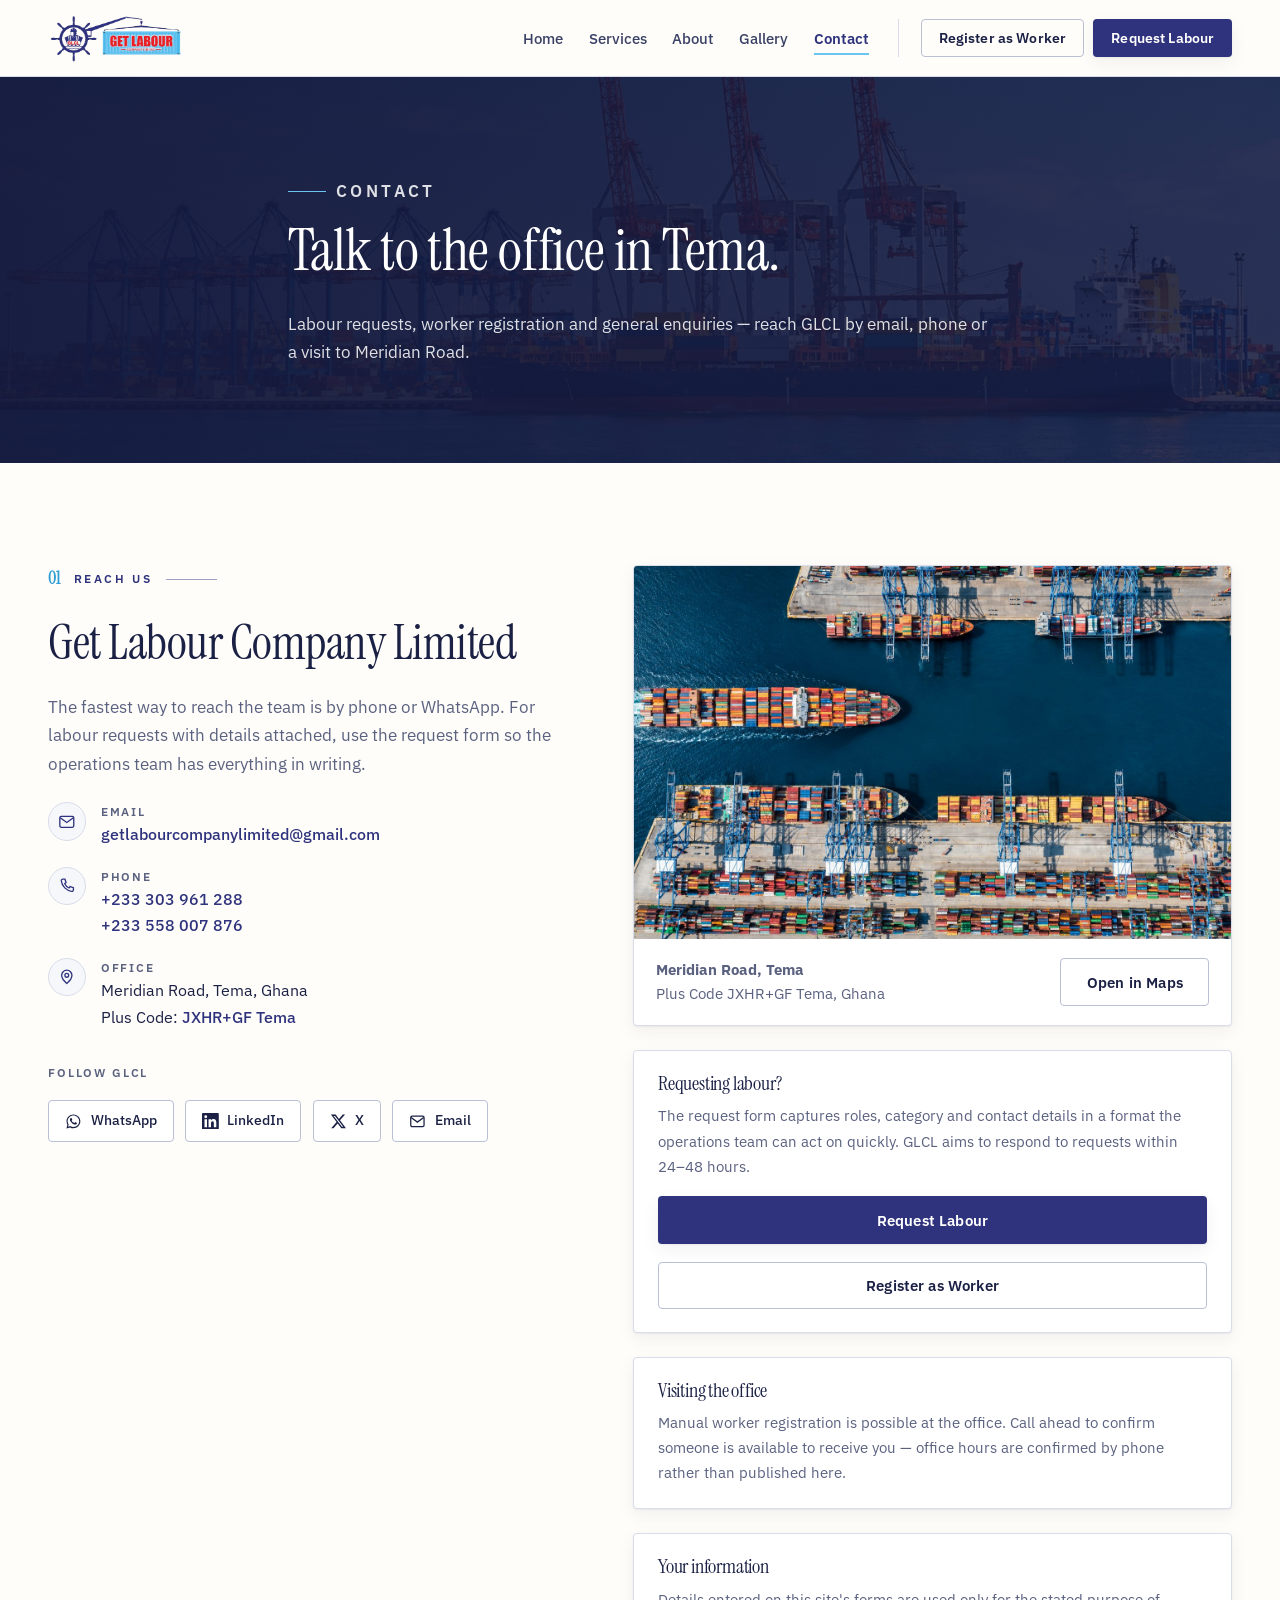
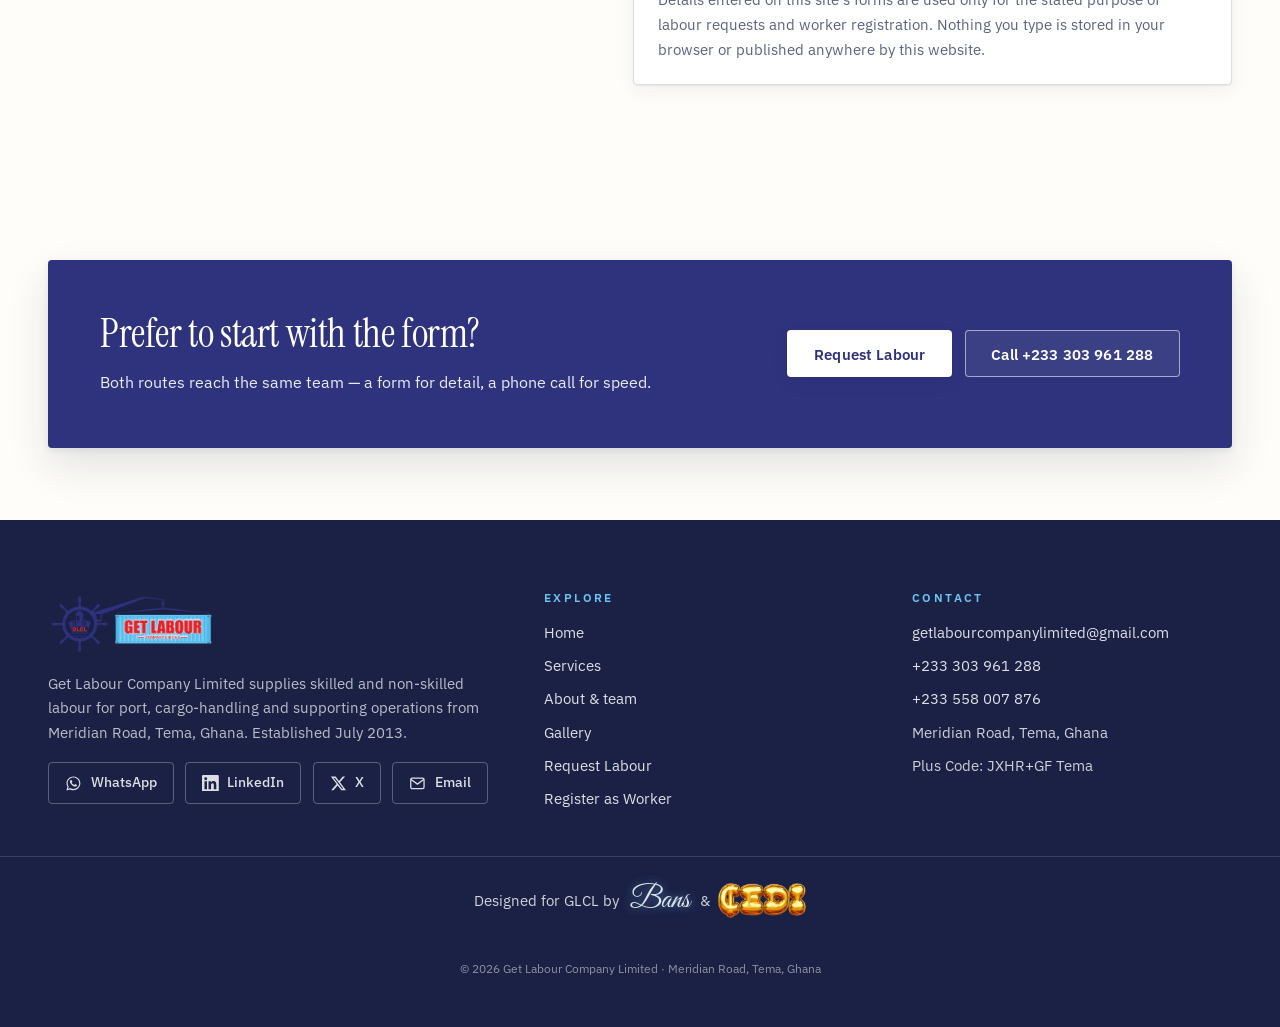
<file: contact.html>
<!DOCTYPE html>
<html lang="en">
<head>
  <meta charset="utf-8">
  <meta name="viewport" content="width=device-width, initial-scale=1">
  <title>Contact — Get Labour Company Limited | Meridian Road, Tema</title>
  <meta name="description" content="Contact Get Labour Company Limited: getlabourcompanylimited@gmail.com, +233 303 961 288, +233 558 007 876, Meridian Road, Tema, Ghana (Plus Code JXHR+GF Tema).">
  <meta name="theme-color" content="#2f337d">
  <link rel="icon" type="image/png" href="assets/images/logo/favicon.png">
  <meta property="og:type" content="website">
  <meta property="og:site_name" content="Get Labour Company Limited">
  <meta property="og:title" content="Contact — Get Labour Company Limited">
  <meta property="og:description" content="Email, phone and office location for GLCL in Tema, Ghana.">
  <meta property="og:image" content="assets/images/hero-port-aerial-2.jpg">
  <link rel="preconnect" href="https://fonts.googleapis.com">
  <link rel="preconnect" href="https://fonts.gstatic.com" crossorigin>
  <link rel="stylesheet" href="https://fonts.googleapis.com/css2?family=Great+Vibes&family=IBM+Plex+Sans:ital,wght@0,400;0,500;0,600;0,700;1,400&family=Instrument+Serif:ital@0;1&display=swap">
  <link rel="stylesheet" href="assets/css/main.css">
  <script>
    (function () {
      try {
        if (sessionStorage.getItem("glcl-loader")) return;
        if (window.matchMedia("(prefers-reduced-motion: reduce)").matches) return;
        document.documentElement.classList.add("show-loader");
      } catch (e) { /* no-op */ }
    })();
  </script>
  <script type="module" src="assets/js/site.js"></script>
</head>
<body>
  <a class="skip-link" href="#main">Skip to main content</a>

  <div class="loader" id="loader" role="status" aria-label="Loading Get Labour Company Limited">
    <img src="assets/images/logo/glcl-loader.svg" alt="" width="1462" height="821">
  </div>

  <header class="site-header">
    <div class="container site-header__inner">
      <a class="brand" href="index.html">
        <img src="assets/images/logo/glcl-logo.png" alt="Get Labour Company Limited — home" width="825" height="302">
      </a>
      <button class="nav-toggle" type="button" aria-expanded="false" aria-controls="site-nav" aria-label="Open menu">
        <span class="nav-toggle__bars"></span>
      </button>
      <nav class="site-nav" id="site-nav" aria-label="Main">
        <ul class="site-nav__list">
          <li><a class="site-nav__link" href="index.html">Home</a></li>
          <li><a class="site-nav__link" href="services.html">Services</a></li>
          <li><a class="site-nav__link" href="about.html">About</a></li>
          <li><a class="site-nav__link" href="gallery.html">Gallery</a></li>
          <li><a class="site-nav__link" href="contact.html" aria-current="page">Contact</a></li>
        </ul>
        <div class="nav-cta">
          <a class="btn btn--ghost" href="register.html">Register as Worker</a>
          <a class="btn btn--primary" href="request.html">Request Labour</a>
        </div>
      </nav>
    </div>
  </header>

  <main id="main">
    <section class="page-head" aria-labelledby="page-title">
      <div class="page-head__bg" style="background-image: url('assets/images/hero-port-aerial-2.jpg');"></div>
      <div class="container page-head__inner">
        <p class="hero__eyebrow">Contact</p>
        <h1 id="page-title">Talk to the office in Tema.</h1>
        <p>
          Labour requests, worker registration and general enquiries — reach GLCL by
          email, phone or a visit to Meridian Road.
        </p>
      </div>
    </section>

    <section class="section" aria-labelledby="details-title">
      <div class="container contact-grid">
        <div class="reveal">
          <p class="section-label"><span class="section-label__num">01</span> Reach us</p>
          <h2 id="details-title">Get Labour Company Limited</h2>
          <p class="section-intro">
            The fastest way to reach the team is by phone or WhatsApp. For labour requests
            with details attached, use the request form so the operations team has
            everything in writing.
          </p>

          <ul class="contact-list">
            <li>
              <span class="contact-list__icon" aria-hidden="true">
                <svg viewBox="0 0 24 24" fill="none" stroke="currentColor" stroke-width="1.8"><rect x="2.5" y="4.5" width="19" height="15" rx="2"/><path d="m3 6.5 9 6.5 9-6.5"/></svg>
              </span>
              <span>
                <span class="contact-list__label">Email</span>
                <a href="mailto:getlabourcompanylimited@gmail.com">getlabourcompanylimited@gmail.com</a>
              </span>
            </li>
            <li>
              <span class="contact-list__icon" aria-hidden="true">
                <svg viewBox="0 0 24 24" fill="none" stroke="currentColor" stroke-width="1.8"><path d="M6.5 3h3l1.5 4.5-2 1.5a12 12 0 0 0 6 6l1.5-2L21 14.5v3a2 2 0 0 1-2.2 2A16.5 16.5 0 0 1 4.5 5.2 2 2 0 0 1 6.5 3Z"/></svg>
              </span>
              <span>
                <span class="contact-list__label">Phone</span>
                <a href="tel:+233303961288">+233 303 961 288</a><br>
                <a href="tel:+233558007876">+233 558 007 876</a>
              </span>
            </li>
            <li>
              <span class="contact-list__icon" aria-hidden="true">
                <svg viewBox="0 0 24 24" fill="none" stroke="currentColor" stroke-width="1.8"><path d="M12 21s7-5.6 7-11a7 7 0 1 0-14 0c0 5.4 7 11 7 11Z"/><circle cx="12" cy="10" r="2.6"/></svg>
              </span>
              <span>
                <span class="contact-list__label">Office</span>
                Meridian Road, Tema, Ghana<br>
                Plus Code: <a href="https://www.google.com/maps/search/?api=1&query=JXHR%2BGF%20Tema" target="_blank" rel="noopener noreferrer">JXHR+GF Tema</a>
              </span>
            </li>
          </ul>

          <p style="margin-top: 2rem;">
            <span class="contact-list__label" style="display:block; margin-bottom: 0.7rem;">Follow GLCL</span>
          </p>
          <div data-social-row></div>
        </div>

        <div class="reveal">
          <div class="map-card">
            <img src="assets/images/hero-port-aerial-1.jpg" alt="Aerial view of the port area near GLCL's office in Tema" width="1600" height="900" loading="lazy">
            <div class="map-card__body">
              <p>
                <strong>Meridian Road, Tema</strong><br>
                Plus Code JXHR+GF Tema, Ghana
              </p>
              <a class="btn btn--ghost" href="https://www.google.com/maps/search/?api=1&query=JXHR%2BGF%20Tema" target="_blank" rel="noopener noreferrer">Open in Maps</a>
            </div>
          </div>

          <div class="aside-card" style="margin-top: 1.5rem;">
            <h3>Requesting labour?</h3>
            <p style="color: var(--muted); font-size: 0.95rem;">
              The request form captures roles, category and contact details in a format the
              operations team can act on quickly. GLCL aims to respond to requests within
              24–48 hours.
            </p>
            <p style="margin-top: 1.1rem;">
              <a class="btn btn--primary btn--block" href="request.html">Request Labour</a>
            </p>
            <p style="margin-top: 0.7rem;">
              <a class="btn btn--ghost btn--block" href="register.html">Register as Worker</a>
            </p>
          </div>

          <div class="aside-card" style="margin-top: 1.5rem;">
            <h3>Visiting the office</h3>
            <p style="color: var(--muted); font-size: 0.95rem; margin: 0;">
              Manual worker registration is possible at the office. Call ahead to confirm
              someone is available to receive you — office hours are confirmed by phone
              rather than published here.
            </p>
          </div>

          <div class="aside-card" style="margin-top: 1.5rem;">
            <h3>Your information</h3>
            <p style="color: var(--muted); font-size: 0.95rem; margin: 0;">
              Details entered on this site's forms are used only for the stated purpose of
              labour requests and worker registration. Nothing you type is stored in your
              browser or published anywhere by this website.
            </p>
          </div>
        </div>
      </div>
    </section>

    <section class="section section--tight" aria-labelledby="cta-title">
      <div class="container">
        <div class="cta-band reveal">
          <div>
            <h2 id="cta-title">Prefer to start with the form?</h2>
            <p>Both routes reach the same team — a form for detail, a phone call for speed.</p>
          </div>
          <div class="cta-band__actions">
            <a class="btn btn--primary" href="request.html">Request Labour</a>
            <a class="btn btn--on-dark" href="tel:+233303961288">Call +233 303 961 288</a>
          </div>
        </div>
      </div>
    </section>
  </main>

  <footer class="site-footer">
    <div class="container footer-grid">
      <div class="footer-brand">
        <img src="assets/images/logo/glcl-logo.png" alt="Get Labour Company Limited" width="825" height="302" loading="lazy">
        <p>
          Get Labour Company Limited supplies skilled and non-skilled labour for port,
          cargo-handling and supporting operations from Meridian Road, Tema, Ghana.
          Established July 2013.
        </p>
        <div data-social-row></div>
      </div>
      <div>
        <h3>Explore</h3>
        <ul class="footer-list">
          <li><a href="index.html">Home</a></li>
          <li><a href="services.html">Services</a></li>
          <li><a href="about.html">About &amp; team</a></li>
          <li><a href="gallery.html">Gallery</a></li>
          <li><a href="request.html">Request Labour</a></li>
          <li><a href="register.html">Register as Worker</a></li>
        </ul>
      </div>
      <div>
        <h3>Contact</h3>
        <ul class="footer-list">
          <li><a href="mailto:getlabourcompanylimited@gmail.com">getlabourcompanylimited@gmail.com</a></li>
          <li><a href="tel:+233303961288">+233 303 961 288</a></li>
          <li><a href="tel:+233558007876">+233 558 007 876</a></li>
          <li>Meridian Road, Tema, Ghana</li>
          <li>Plus Code: JXHR+GF Tema</li>
        </ul>
      </div>
    </div>
    <div class="footer-credit">
      <p class="footer-credit__line">
        <span>Designed for GLCL by</span>
        <a class="bans" href="https://wa.me/233244704066?text=Hello%20Bans%F0%9F%99%8F!%20I%20need%20you%20to%20build%20me%20a%20website%20for%20me." target="_blank" rel="noopener noreferrer" aria-label="Message Bans on WhatsApp">Bans</a>
        <span aria-hidden="true">&amp;</span>
        <a class="cedi-link" href="https://wa.me/233246905188?text=Hello%20Cedi%F0%9F%8E%89!%20I%20need%20you%20to%20build%20me%20a%20website%20for%20me." target="_blank" rel="noopener noreferrer" aria-label="Message Cedi on WhatsApp">
          <img src="assets/images/logo/cedi-credit.png" alt="Cedi" width="288" height="116" loading="lazy">
        </a>
      </p>
      <p class="footer-legal">© <span data-year>2026</span> Get Labour Company Limited · Meridian Road, Tema, Ghana</p>
    </div>
  </footer>
</body>
</html>
</file>
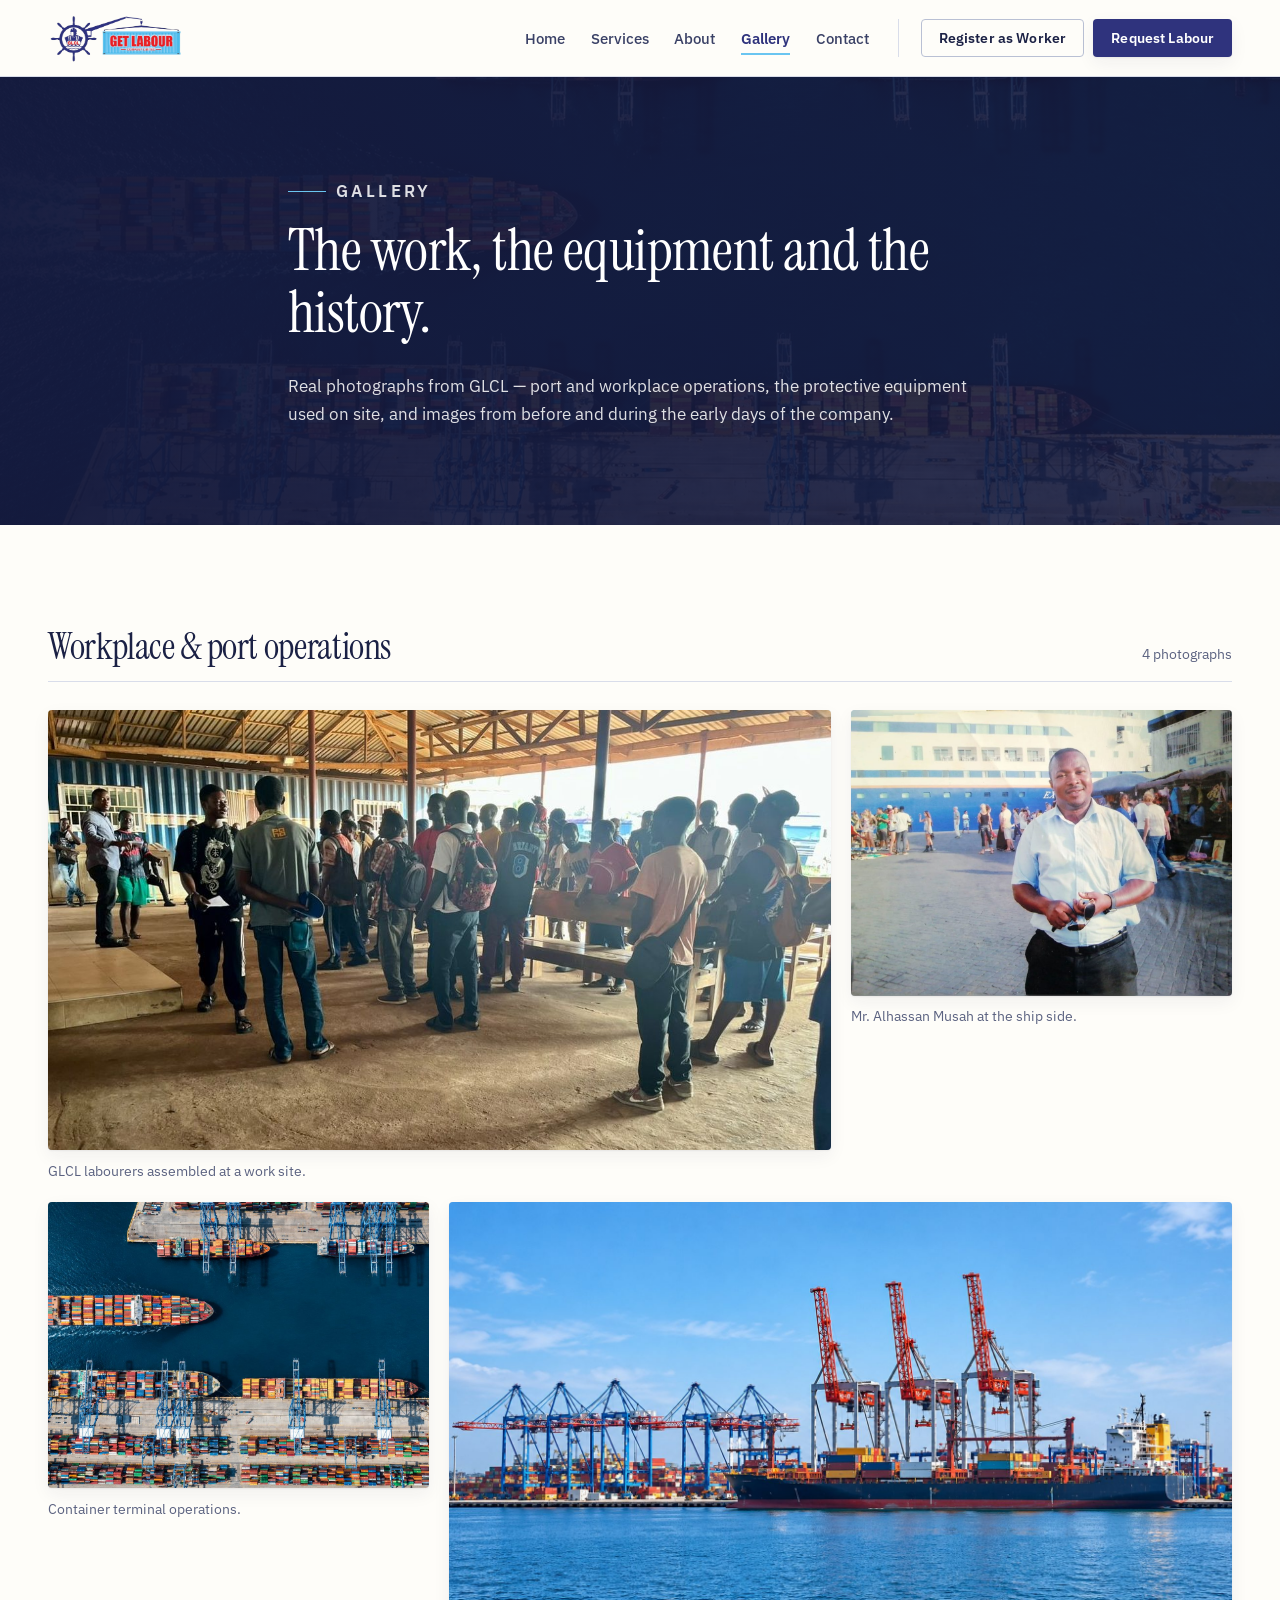
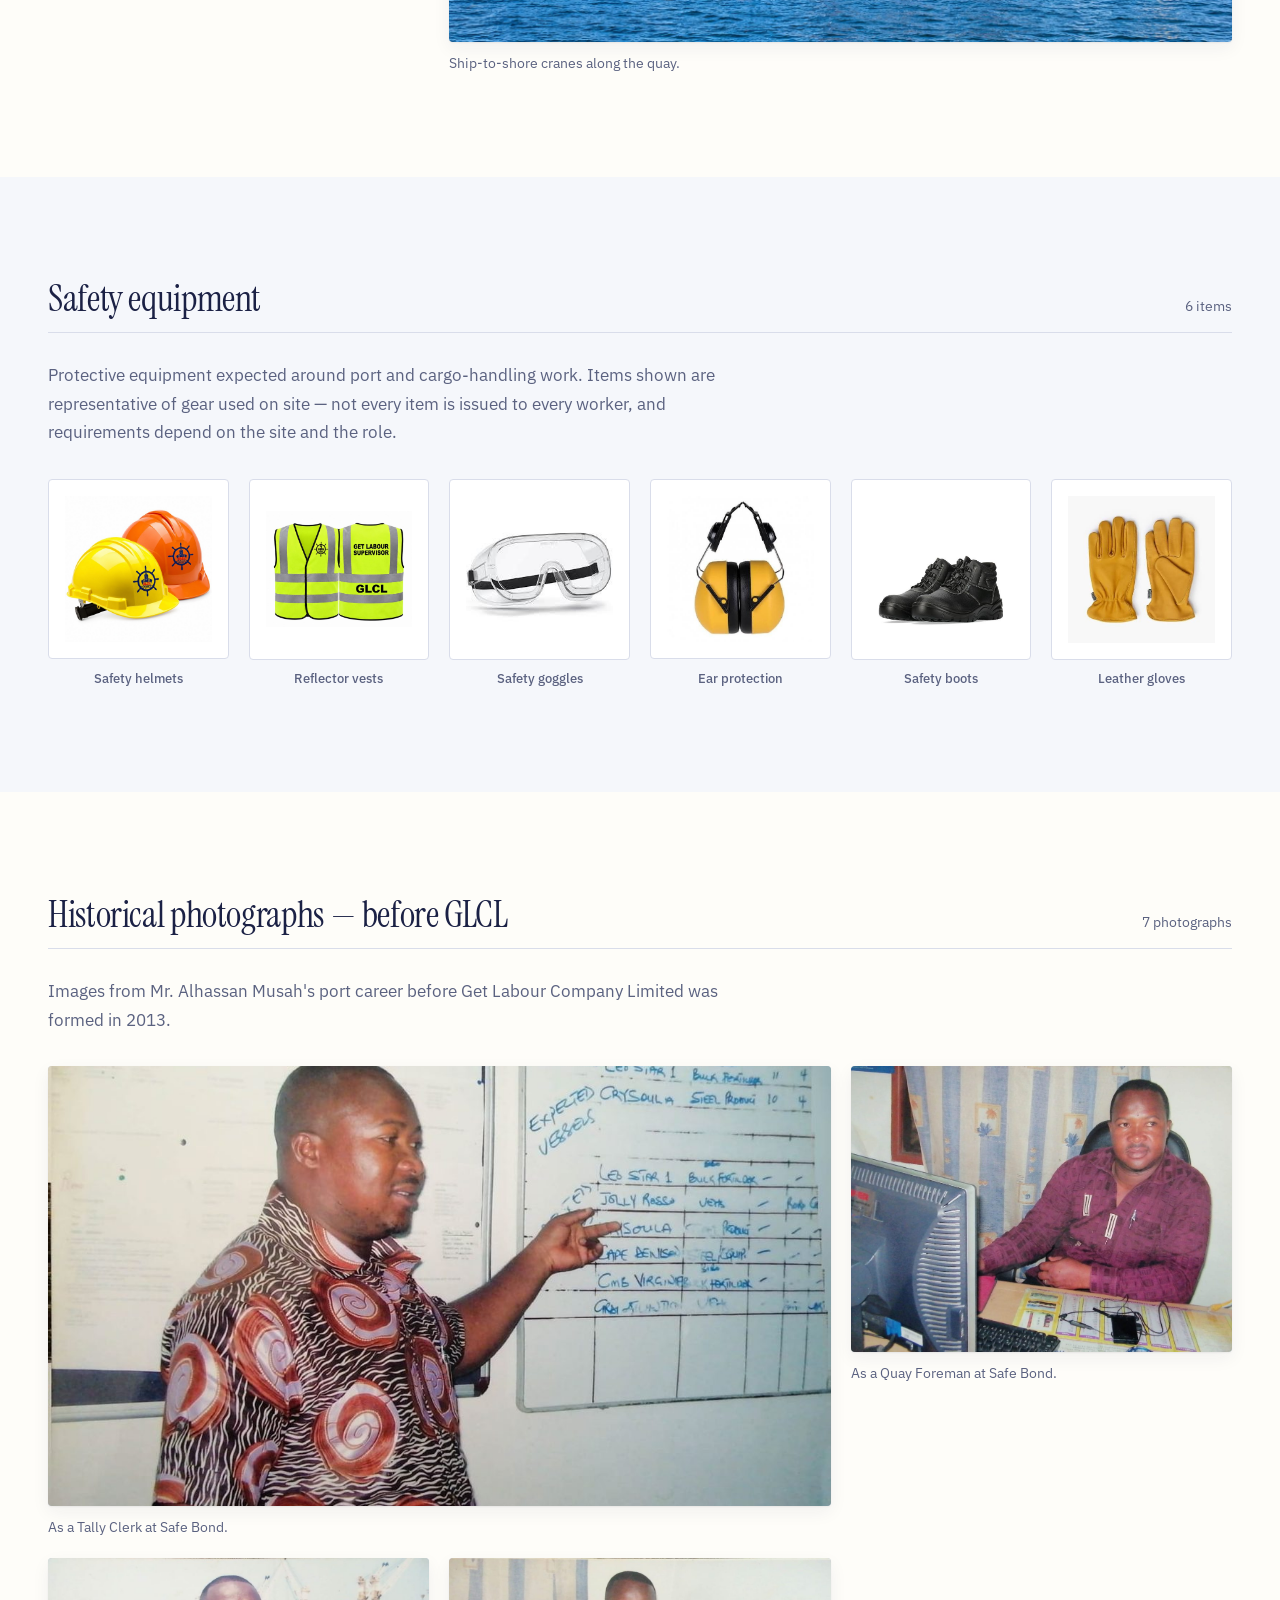
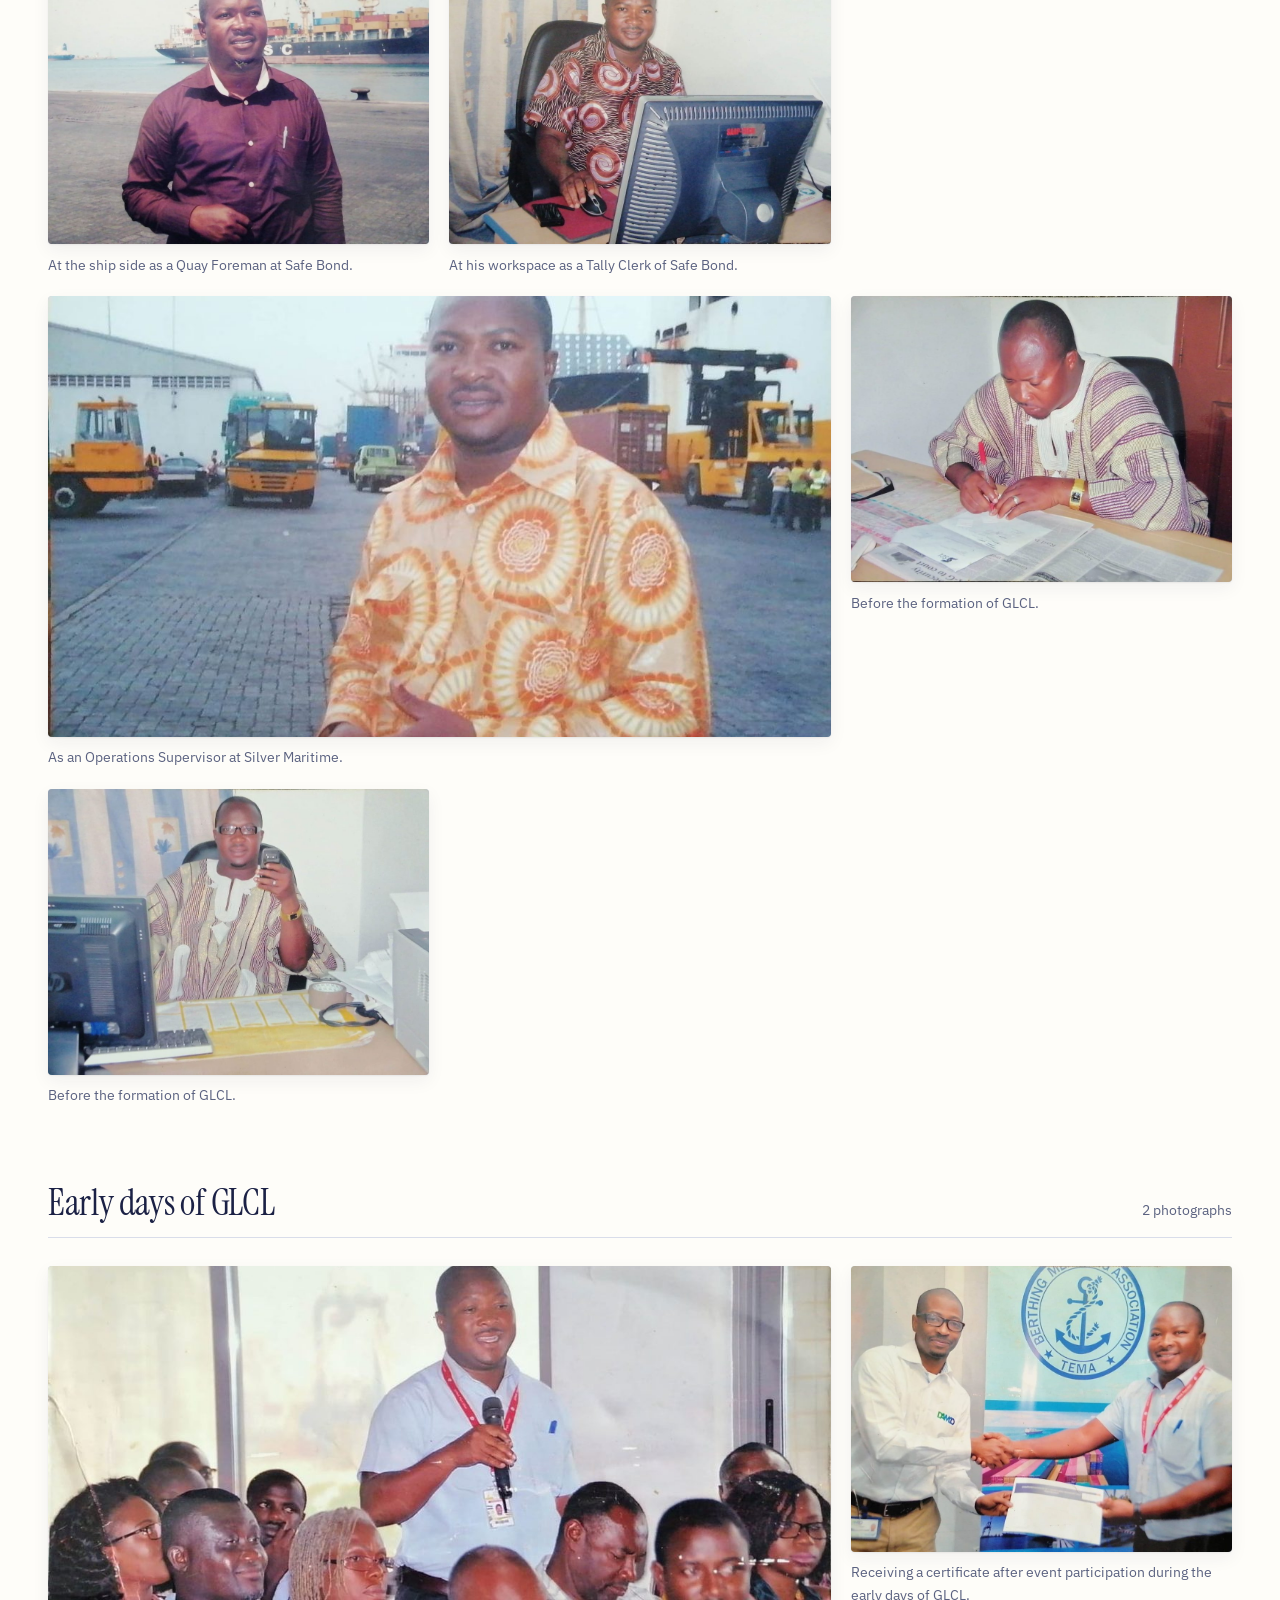
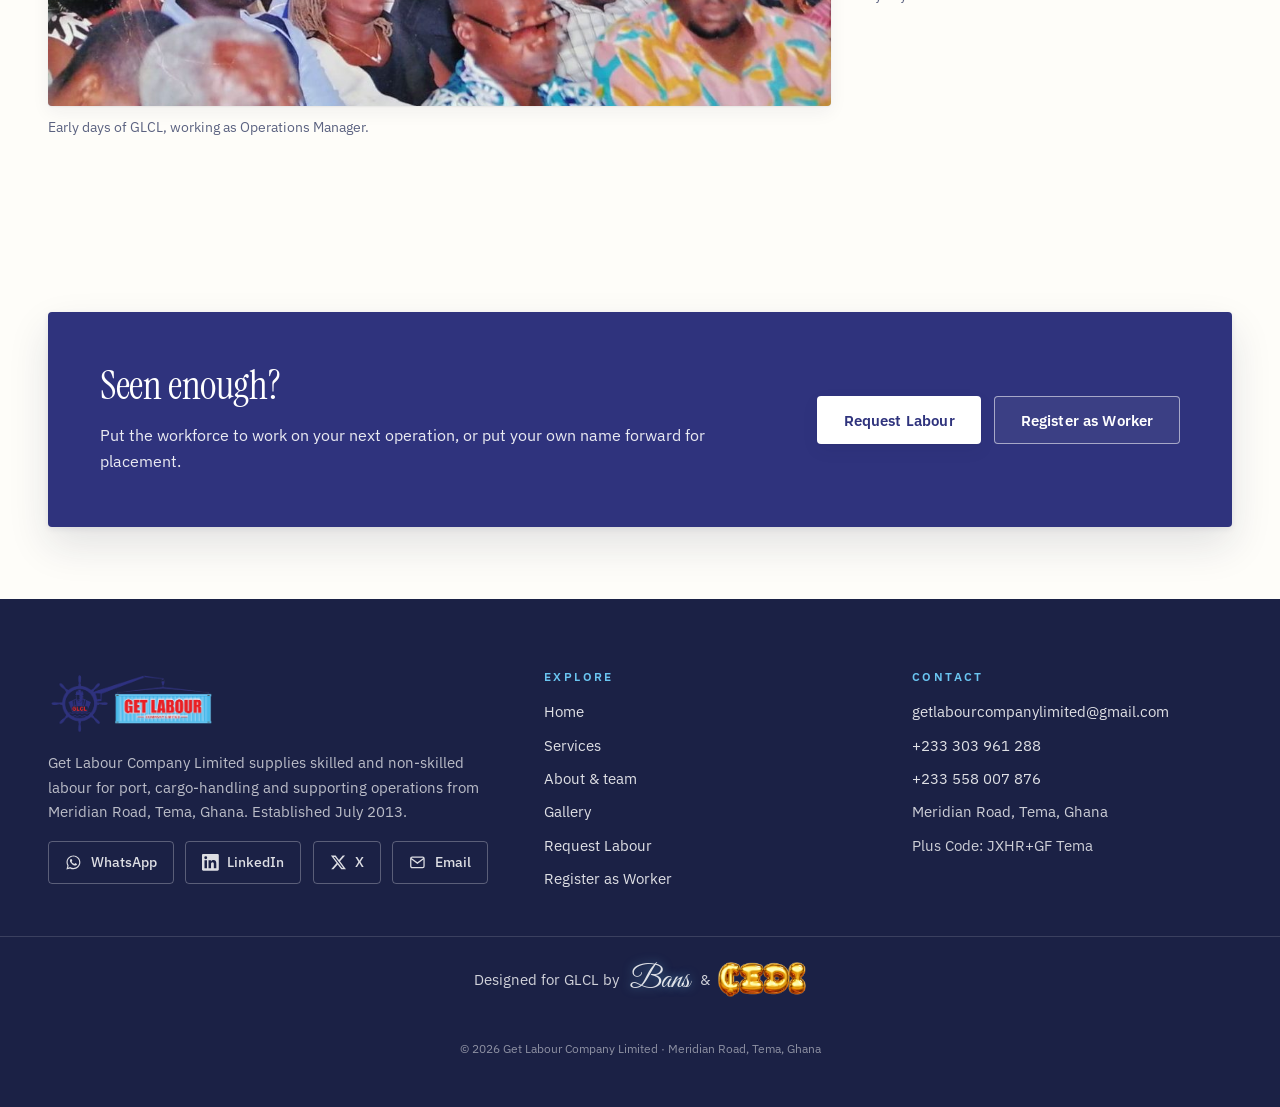
<file: gallery.html>
<!DOCTYPE html>
<html lang="en">
<head>
  <meta charset="utf-8">
  <meta name="viewport" content="width=device-width, initial-scale=1">
  <title>Gallery — Workplace, Safety &amp; History | Get Labour Company Limited</title>
  <meta name="description" content="Photographs from GLCL: port and workplace operations, the safety equipment used on site, and historical images from before and during the early days of the company.">
  <meta name="theme-color" content="#2f337d">
  <link rel="icon" type="image/png" href="assets/images/logo/favicon.png">
  <meta property="og:type" content="website">
  <meta property="og:site_name" content="Get Labour Company Limited">
  <meta property="og:title" content="Gallery — Workplace, Safety & History | GLCL">
  <meta property="og:description" content="Real photographs of GLCL operations, safety equipment and company history.">
  <meta property="og:image" content="assets/images/operations/glcl-labourers.jpg">
  <link rel="preconnect" href="https://fonts.googleapis.com">
  <link rel="preconnect" href="https://fonts.gstatic.com" crossorigin>
  <link rel="stylesheet" href="https://fonts.googleapis.com/css2?family=Great+Vibes&family=IBM+Plex+Sans:ital,wght@0,400;0,500;0,600;0,700;1,400&family=Instrument+Serif:ital@0;1&display=swap">
  <link rel="stylesheet" href="assets/css/main.css">
  <script>
    (function () {
      try {
        if (sessionStorage.getItem("glcl-loader")) return;
        if (window.matchMedia("(prefers-reduced-motion: reduce)").matches) return;
        document.documentElement.classList.add("show-loader");
      } catch (e) { /* no-op */ }
    })();
  </script>
  <script type="module" src="assets/js/site.js"></script>
</head>
<body>
  <a class="skip-link" href="#main">Skip to main content</a>

  <div class="loader" id="loader" role="status" aria-label="Loading Get Labour Company Limited">
    <img src="assets/images/logo/glcl-loader.svg" alt="" width="1462" height="821">
  </div>

  <header class="site-header">
    <div class="container site-header__inner">
      <a class="brand" href="index.html">
        <img src="assets/images/logo/glcl-logo.png" alt="Get Labour Company Limited — home" width="825" height="302">
      </a>
      <button class="nav-toggle" type="button" aria-expanded="false" aria-controls="site-nav" aria-label="Open menu">
        <span class="nav-toggle__bars"></span>
      </button>
      <nav class="site-nav" id="site-nav" aria-label="Main">
        <ul class="site-nav__list">
          <li><a class="site-nav__link" href="index.html">Home</a></li>
          <li><a class="site-nav__link" href="services.html">Services</a></li>
          <li><a class="site-nav__link" href="about.html">About</a></li>
          <li><a class="site-nav__link" href="gallery.html" aria-current="page">Gallery</a></li>
          <li><a class="site-nav__link" href="contact.html">Contact</a></li>
        </ul>
        <div class="nav-cta">
          <a class="btn btn--ghost" href="register.html">Register as Worker</a>
          <a class="btn btn--primary" href="request.html">Request Labour</a>
        </div>
      </nav>
    </div>
  </header>

  <main id="main">
    <section class="page-head" aria-labelledby="page-title">
      <div class="page-head__bg" style="background-image: url('assets/images/hero-port-aerial-1.jpg');"></div>
      <div class="container page-head__inner">
        <p class="hero__eyebrow">Gallery</p>
        <h1 id="page-title">The work, the equipment and the history.</h1>
        <p>
          Real photographs from GLCL — port and workplace operations, the protective
          equipment used on site, and images from before and during the early days of the
          company.
        </p>
      </div>
    </section>

    <!-- Workplace & port operations -->
    <section class="section" aria-labelledby="workplace-title">
      <div class="container gallery-group">
        <div class="gallery-group__head reveal">
          <h2 id="workplace-title">Workplace &amp; port operations</h2>
          <p class="gallery-group__count">4 photographs</p>
        </div>
        <div class="gallery-grid">
          <figure class="gallery-item gallery-item--wide reveal">
            <div class="gallery-item__frame">
              <img src="assets/images/operations/glcl-labourers.jpg" alt="A large group of GLCL labourers gathered under a sheltered work site" width="1200" height="878" loading="lazy">
            </div>
            <figcaption>GLCL labourers assembled at a work site.</figcaption>
          </figure>
          <figure class="gallery-item reveal">
            <div class="gallery-item__frame">
              <img src="assets/images/operations/alhassan-musah-ship-side.jpg" alt="Mr. Alhassan Musah standing at the ship side" width="1200" height="856" loading="lazy">
            </div>
            <figcaption>Mr. Alhassan Musah at the ship side.</figcaption>
          </figure>
          <figure class="gallery-item reveal">
            <div class="gallery-item__frame">
              <img src="assets/images/hero-port-aerial-1.jpg" alt="Aerial view of a container terminal with stacked containers and vessels" width="1600" height="900" loading="lazy">
            </div>
            <figcaption>Container terminal operations.</figcaption>
          </figure>
          <figure class="gallery-item gallery-item--wide reveal">
            <div class="gallery-item__frame">
              <img src="assets/images/hero-port-aerial-2.jpg" alt="Ship-to-shore gantry cranes lined along a quay with a container vessel berthed" width="1600" height="900" loading="lazy">
            </div>
            <figcaption>Ship-to-shore cranes along the quay.</figcaption>
          </figure>
        </div>
      </div>
    </section>

    <!-- Safety equipment -->
    <section class="section section--paper-cool" aria-labelledby="safety-title">
      <div class="container gallery-group">
        <div class="gallery-group__head reveal">
          <h2 id="safety-title">Safety equipment</h2>
          <p class="gallery-group__count">6 items</p>
        </div>
        <p class="section-intro reveal" style="margin-bottom: 2rem;">
          Protective equipment expected around port and cargo-handling work. Items shown
          are representative of gear used on site — not every item is issued to every
          worker, and requirements depend on the site and the role.
        </p>
        <div class="safety-grid">
          <figure class="safety-item reveal">
            <div class="safety-item__frame">
              <img src="assets/images/safety/safety-helmets.jpg" alt="Yellow and orange safety helmets bearing the GLCL logo" width="900" height="900" loading="lazy">
            </div>
            <figcaption>Safety helmets</figcaption>
          </figure>
          <figure class="safety-item reveal">
            <div class="safety-item__frame">
              <img src="assets/images/safety/safety-reflectors.jpg" alt="High-visibility reflector vests marked GLCL Supervisor, front and back" width="1000" height="795" loading="lazy">
            </div>
            <figcaption>Reflector vests</figcaption>
          </figure>
          <figure class="safety-item reveal">
            <div class="safety-item__frame">
              <img src="assets/images/safety/safety-goggles.jpg" alt="Clear safety goggles" width="225" height="225" loading="lazy">
            </div>
            <figcaption>Safety goggles</figcaption>
          </figure>
          <figure class="safety-item reveal">
            <div class="safety-item__frame">
              <img src="assets/images/safety/safety-ear-protection.jpg" alt="Ear defenders for hearing protection" width="447" height="447" loading="lazy">
            </div>
            <figcaption>Ear protection</figcaption>
          </figure>
          <figure class="safety-item reveal">
            <div class="safety-item__frame">
              <img src="assets/images/safety/safety-boots.jpg" alt="Black safety boots with reinforced toes" width="554" height="554" loading="lazy">
            </div>
            <figcaption>Safety boots</figcaption>
          </figure>
          <figure class="safety-item reveal">
            <div class="safety-item__frame">
              <img src="assets/images/safety/safety-gloves.jpg" alt="Leather work gloves" width="447" height="447" loading="lazy">
            </div>
            <figcaption>Leather gloves</figcaption>
          </figure>
        </div>
      </div>
    </section>

    <!-- Historical -->
    <section class="section" aria-labelledby="history-title">
      <div class="container">
        <div class="gallery-group">
          <div class="gallery-group__head reveal">
            <h2 id="history-title">Historical photographs — before GLCL</h2>
            <p class="gallery-group__count">7 photographs</p>
          </div>
          <p class="section-intro reveal" style="margin-bottom: 2rem;">
            Images from Mr. Alhassan Musah's port career before Get Labour Company
            Limited was formed in 2013.
          </p>
          <div class="gallery-grid">
            <figure class="gallery-item gallery-item--wide reveal">
              <div class="gallery-item__frame">
                <img src="assets/images/history/history-before-glcl-tally-clerk-safebond.jpg" alt="Mr. Alhassan Musah working as a tally clerk at Safe Bond" width="1100" height="810" loading="lazy">
              </div>
              <figcaption>As a Tally Clerk at Safe Bond.</figcaption>
            </figure>
            <figure class="gallery-item reveal">
              <div class="gallery-item__frame">
                <img src="assets/images/history/history-before-glcl-quay-foreman-safebond.jpg" alt="Mr. Alhassan Musah as a quay foreman at Safe Bond" width="1100" height="791" loading="lazy">
              </div>
              <figcaption>As a Quay Foreman at Safe Bond.</figcaption>
            </figure>
            <figure class="gallery-item reveal">
              <div class="gallery-item__frame">
                <img src="assets/images/history/history-before-glcl-shipside-foreman-safebond.jpg" alt="Mr. Alhassan Musah at the ship side as a quay foreman at Safe Bond" width="1100" height="768" loading="lazy">
              </div>
              <figcaption>At the ship side as a Quay Foreman at Safe Bond.</figcaption>
            </figure>
            <figure class="gallery-item reveal">
              <div class="gallery-item__frame">
                <img src="assets/images/history/history-before-glcl-workspace-tally-clerk-safebond.jpg" alt="Mr. Alhassan Musah at his workspace as a tally clerk of Safe Bond" width="1100" height="774" loading="lazy">
              </div>
              <figcaption>At his workspace as a Tally Clerk of Safe Bond.</figcaption>
            </figure>
            <figure class="gallery-item gallery-item--wide reveal">
              <div class="gallery-item__frame">
                <img src="assets/images/history/history-before-glcl-supervisor-silver-maritime.jpg" alt="Mr. Alhassan Musah as an operations supervisor at Silver Maritime" width="1100" height="798" loading="lazy">
              </div>
              <figcaption>As an Operations Supervisor at Silver Maritime.</figcaption>
            </figure>
            <figure class="gallery-item reveal">
              <div class="gallery-item__frame">
                <img src="assets/images/history/history-before-glcl-1.jpg" alt="Photograph of Mr. Alhassan Musah before the formation of GLCL" width="1100" height="784" loading="lazy">
              </div>
              <figcaption>Before the formation of GLCL.</figcaption>
            </figure>
            <figure class="gallery-item reveal">
              <div class="gallery-item__frame">
                <img src="assets/images/history/history-before-glcl-2.jpg" alt="Further photograph of Mr. Alhassan Musah before the formation of GLCL" width="1100" height="779" loading="lazy">
              </div>
              <figcaption>Before the formation of GLCL.</figcaption>
            </figure>
          </div>
        </div>

        <div class="gallery-group">
          <div class="gallery-group__head reveal">
            <h2>Early days of GLCL</h2>
            <p class="gallery-group__count">2 photographs</p>
          </div>
          <div class="gallery-grid">
            <figure class="gallery-item gallery-item--wide reveal">
              <div class="gallery-item__frame">
                <img src="assets/images/history/history-early-glcl-operations-manager.jpg" alt="Early days of GLCL: Mr. Alhassan Musah as Operations Manager" width="1100" height="767" loading="lazy">
              </div>
              <figcaption>Early days of GLCL, working as Operations Manager.</figcaption>
            </figure>
            <figure class="gallery-item reveal">
              <div class="gallery-item__frame">
                <img src="assets/images/history/history-early-glcl-certificate.jpg" alt="Mr. Alhassan Musah receiving a certificate during the early days of GLCL" width="1100" height="760" loading="lazy">
              </div>
              <figcaption>Receiving a certificate after event participation during the early days of GLCL.</figcaption>
            </figure>
          </div>
        </div>
      </div>
    </section>

    <section class="section section--tight" aria-labelledby="cta-title">
      <div class="container">
        <div class="cta-band reveal">
          <div>
            <h2 id="cta-title">Seen enough?</h2>
            <p>Put the workforce to work on your next operation, or put your own name forward for placement.</p>
          </div>
          <div class="cta-band__actions">
            <a class="btn btn--primary" href="request.html">Request Labour</a>
            <a class="btn btn--on-dark" href="register.html">Register as Worker</a>
          </div>
        </div>
      </div>
    </section>
  </main>

  <footer class="site-footer">
    <div class="container footer-grid">
      <div class="footer-brand">
        <img src="assets/images/logo/glcl-logo.png" alt="Get Labour Company Limited" width="825" height="302" loading="lazy">
        <p>
          Get Labour Company Limited supplies skilled and non-skilled labour for port,
          cargo-handling and supporting operations from Meridian Road, Tema, Ghana.
          Established July 2013.
        </p>
        <div data-social-row></div>
      </div>
      <div>
        <h3>Explore</h3>
        <ul class="footer-list">
          <li><a href="index.html">Home</a></li>
          <li><a href="services.html">Services</a></li>
          <li><a href="about.html">About &amp; team</a></li>
          <li><a href="gallery.html">Gallery</a></li>
          <li><a href="request.html">Request Labour</a></li>
          <li><a href="register.html">Register as Worker</a></li>
        </ul>
      </div>
      <div>
        <h3>Contact</h3>
        <ul class="footer-list">
          <li><a href="mailto:getlabourcompanylimited@gmail.com">getlabourcompanylimited@gmail.com</a></li>
          <li><a href="tel:+233303961288">+233 303 961 288</a></li>
          <li><a href="tel:+233558007876">+233 558 007 876</a></li>
          <li>Meridian Road, Tema, Ghana</li>
          <li>Plus Code: JXHR+GF Tema</li>
        </ul>
      </div>
    </div>
    <div class="footer-credit">
      <p class="footer-credit__line">
        <span>Designed for GLCL by</span>
        <a class="bans" href="https://wa.me/233244704066?text=Hello%20Bans%F0%9F%99%8F!%20I%20need%20you%20to%20build%20me%20a%20website%20for%20me." target="_blank" rel="noopener noreferrer" aria-label="Message Bans on WhatsApp">Bans</a>
        <span aria-hidden="true">&amp;</span>
        <a class="cedi-link" href="https://wa.me/233246905188?text=Hello%20Cedi%F0%9F%8E%89!%20I%20need%20you%20to%20build%20me%20a%20website%20for%20me." target="_blank" rel="noopener noreferrer" aria-label="Message Cedi on WhatsApp">
          <img src="assets/images/logo/cedi-credit.png" alt="Cedi" width="288" height="116" loading="lazy">
        </a>
      </p>
      <p class="footer-legal">© <span data-year>2026</span> Get Labour Company Limited · Meridian Road, Tema, Ghana</p>
    </div>
  </footer>
</body>
</html>
</file>
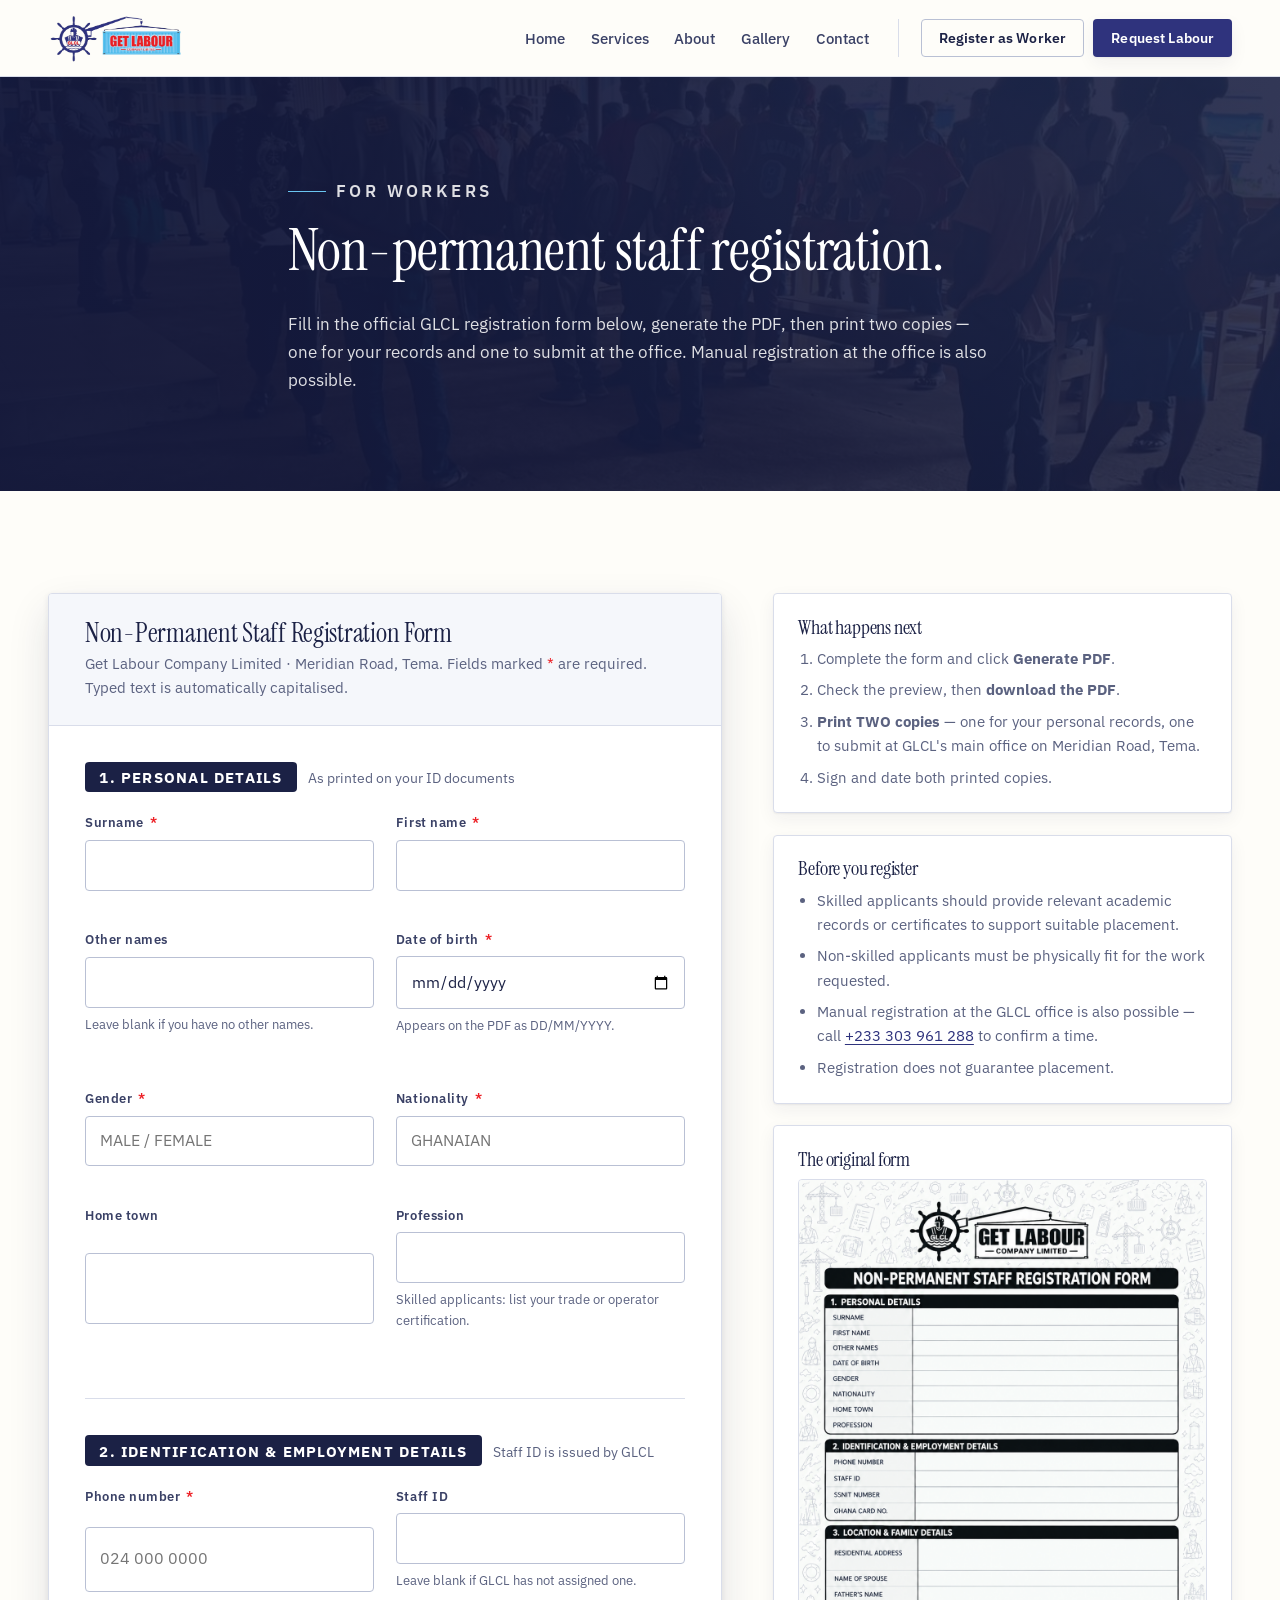
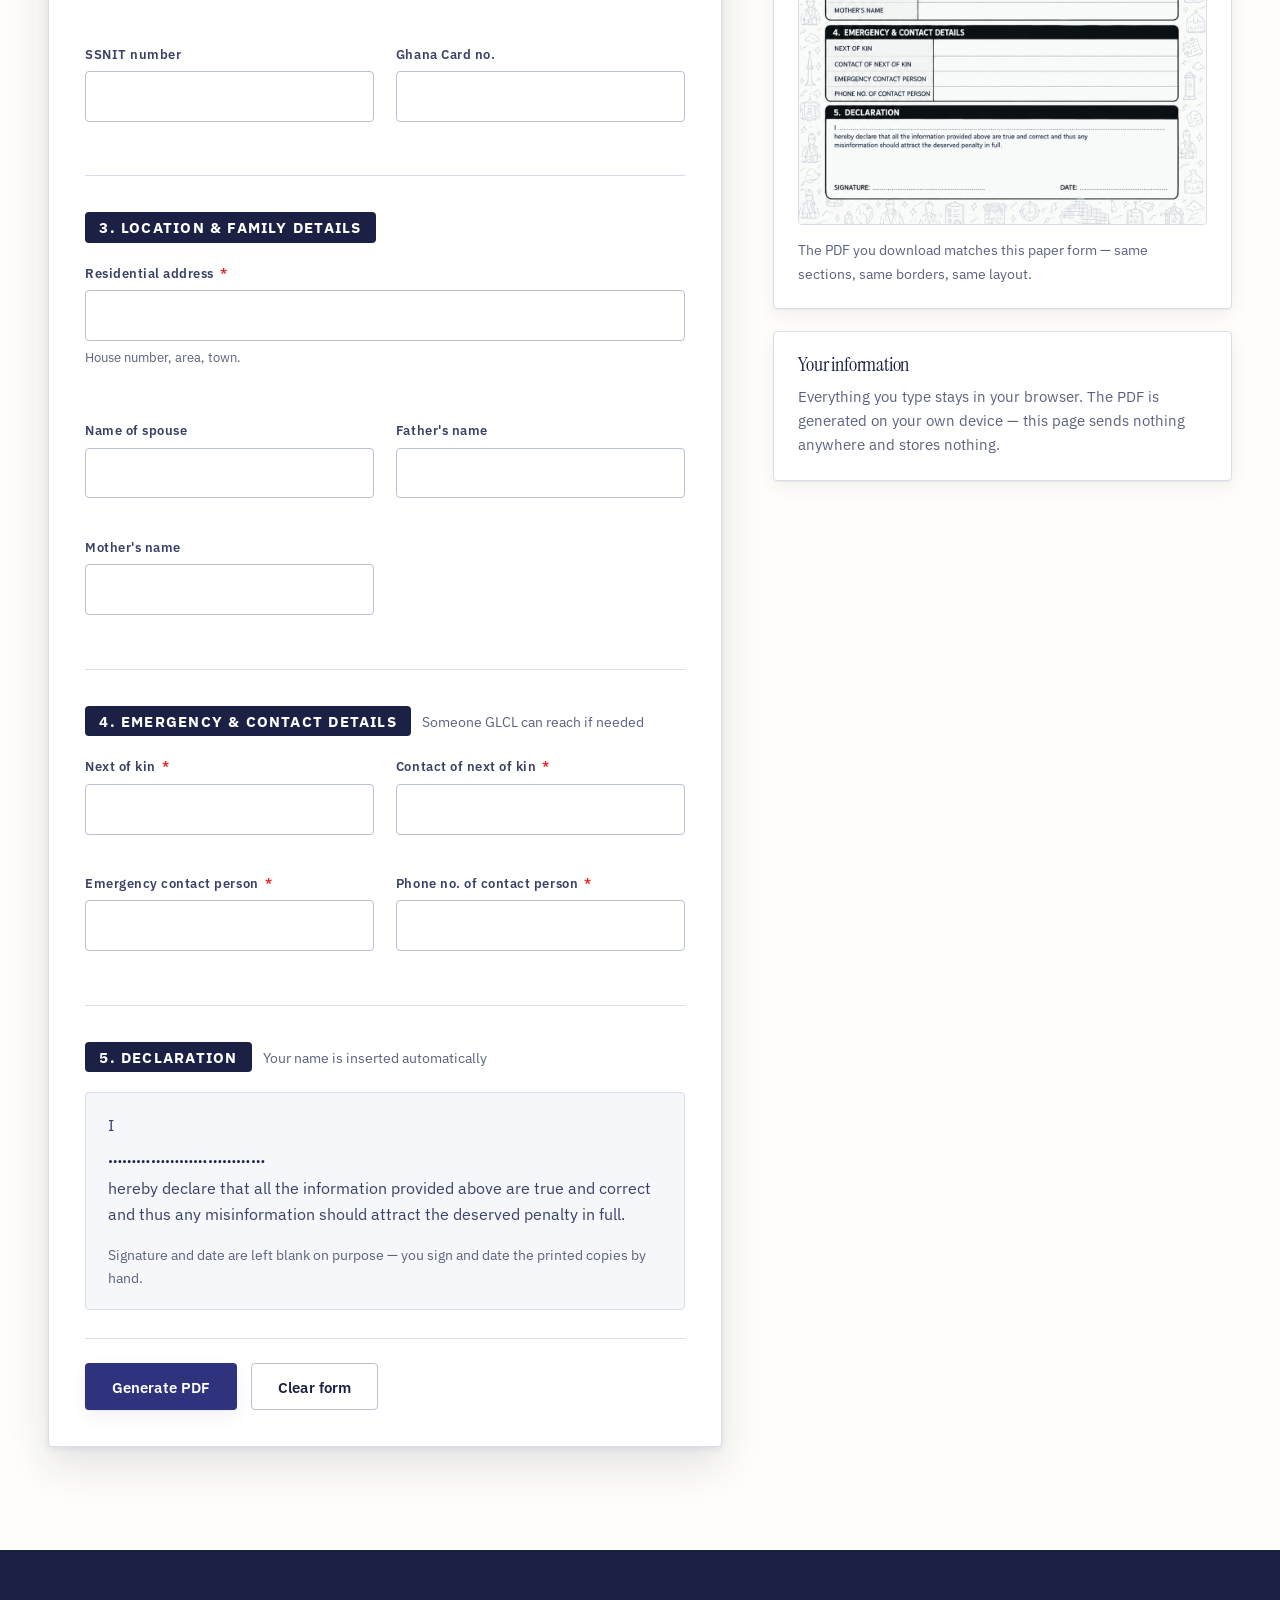
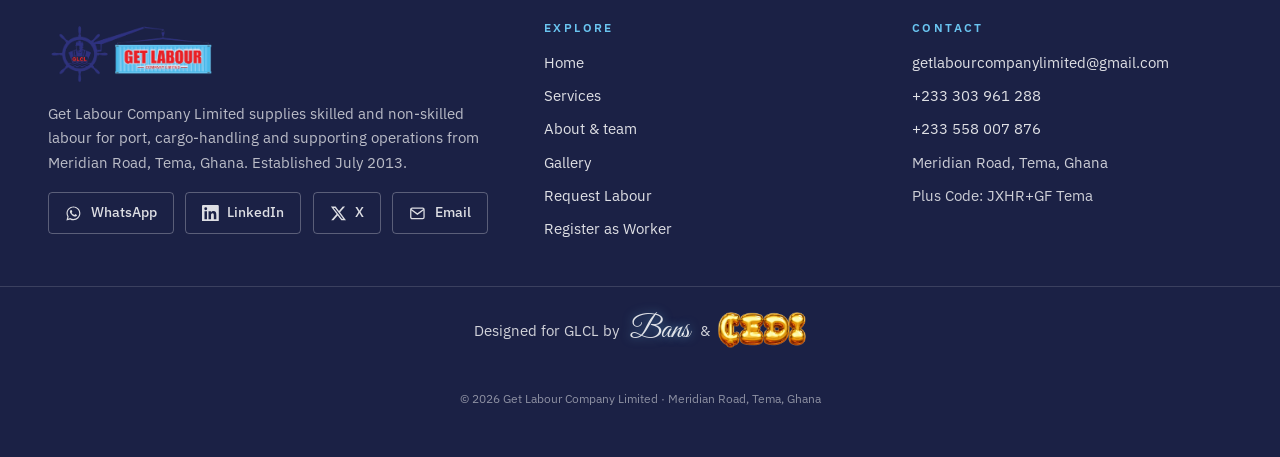
<file: register.html>
<!DOCTYPE html>
<html lang="en">
<head>
  <meta charset="utf-8">
  <meta name="viewport" content="width=device-width, initial-scale=1">
  <title>Register as Worker — Non-Permanent Staff Registration | Get Labour Company Limited</title>
  <meta name="description" content="Complete GLCL's Non-Permanent Staff Registration Form online, generate the PDF, then download and print two copies — one for your records and one for the GLCL office in Tema.">
  <meta name="theme-color" content="#2f337d">
  <link rel="icon" type="image/png" href="assets/images/logo/favicon.png">
  <meta property="og:type" content="website">
  <meta property="og:site_name" content="Get Labour Company Limited">
  <meta property="og:title" content="Register as Worker — GLCL Non-Permanent Staff Registration">
  <meta property="og:description" content="Fill the official GLCL registration form online and download the PDF to print two copies.">
  <meta property="og:image" content="assets/images/forms/staff-registration-form.png">
  <link rel="preconnect" href="https://fonts.googleapis.com">
  <link rel="preconnect" href="https://fonts.gstatic.com" crossorigin>
  <link rel="stylesheet" href="https://fonts.googleapis.com/css2?family=Great+Vibes&family=IBM+Plex+Sans:ital,wght@0,400;0,500;0,600;0,700;1,400&family=Instrument+Serif:ital@0;1&display=swap">
  <link rel="stylesheet" href="assets/css/main.css">
  <script>
    (function () {
      try {
        if (sessionStorage.getItem("glcl-loader")) return;
        if (window.matchMedia("(prefers-reduced-motion: reduce)").matches) return;
        document.documentElement.classList.add("show-loader");
      } catch (e) { /* no-op */ }
    })();
  </script>
  <script src="assets/vendor/jspdf.umd.min.js"></script>
  <script type="module" src="assets/js/site.js"></script>
  <script type="module" src="assets/js/register.js"></script>
</head>
<body>
  <a class="skip-link" href="#main">Skip to main content</a>

  <div class="loader" id="loader" role="status" aria-label="Loading Get Labour Company Limited">
    <img src="assets/images/logo/glcl-loader.svg" alt="" width="1462" height="821">
  </div>

  <header class="site-header">
    <div class="container site-header__inner">
      <a class="brand" href="index.html">
        <img src="assets/images/logo/glcl-logo.png" alt="Get Labour Company Limited — home" width="825" height="302">
      </a>
      <button class="nav-toggle" type="button" aria-expanded="false" aria-controls="site-nav" aria-label="Open menu">
        <span class="nav-toggle__bars"></span>
      </button>
      <nav class="site-nav" id="site-nav" aria-label="Main">
        <ul class="site-nav__list">
          <li><a class="site-nav__link" href="index.html">Home</a></li>
          <li><a class="site-nav__link" href="services.html">Services</a></li>
          <li><a class="site-nav__link" href="about.html">About</a></li>
          <li><a class="site-nav__link" href="gallery.html">Gallery</a></li>
          <li><a class="site-nav__link" href="contact.html">Contact</a></li>
        </ul>
        <div class="nav-cta">
          <a class="btn btn--ghost" href="register.html" aria-current="page">Register as Worker</a>
          <a class="btn btn--primary" href="request.html">Request Labour</a>
        </div>
      </nav>
    </div>
  </header>

  <main id="main">
    <section class="page-head" aria-labelledby="page-title">
      <div class="page-head__bg" style="background-image: url('assets/images/operations/glcl-labourers.jpg');"></div>
      <div class="container page-head__inner">
        <p class="hero__eyebrow">For workers</p>
        <h1 id="page-title">Non-permanent staff registration.</h1>
        <p>
          Fill in the official GLCL registration form below, generate the PDF, then print
          two copies — one for your records and one to submit at the office. Manual
          registration at the office is also possible.
        </p>
      </div>
    </section>

    <section class="section">
      <div class="container register-layout">
        <!-- FORM -->
        <div class="form-shell reveal">
          <div class="form-shell__head">
            <h2>Non-Permanent Staff Registration Form</h2>
            <p>Get Labour Company Limited · Meridian Road, Tema. Fields marked <span style="color: var(--red);">*</span> are required. Typed text is automatically capitalised.</p>
          </div>
          <div class="form-shell__body">
            <form id="registration-form" novalidate>
              <!-- Section 1 -->
              <div class="form-section">
                <div class="form-section__title">
                  <h3>1. Personal Details</h3>
                  <span>As printed on your ID documents</span>
                </div>
                <div class="field-grid">
                  <div class="field">
                    <label for="surname">Surname <span class="req" aria-hidden="true">*</span></label>
                    <input class="uppercase-input" type="text" id="surname" name="surname" autocomplete="family-name" required aria-describedby="surname-error">
                    <p class="error" id="surname-error" aria-live="polite"></p>
                  </div>
                  <div class="field">
                    <label for="firstName">First name <span class="req" aria-hidden="true">*</span></label>
                    <input class="uppercase-input" type="text" id="firstName" name="first_name" autocomplete="given-name" required aria-describedby="firstName-error">
                    <p class="error" id="firstName-error" aria-live="polite"></p>
                  </div>
                  <div class="field">
                    <label for="otherNames">Other names</label>
                    <input class="uppercase-input" type="text" id="otherNames" name="other_names" aria-describedby="otherNames-hint otherNames-error">
                    <p class="hint" id="otherNames-hint">Leave blank if you have no other names.</p>
                    <p class="error" id="otherNames-error" aria-live="polite"></p>
                  </div>
                  <div class="field">
                    <label for="dateOfBirth">Date of birth <span class="req" aria-hidden="true">*</span></label>
                    <input type="date" id="dateOfBirth" name="date_of_birth" required aria-describedby="dateOfBirth-hint dateOfBirth-error">
                    <p class="hint" id="dateOfBirth-hint">Appears on the PDF as DD/MM/YYYY.</p>
                    <p class="error" id="dateOfBirth-error" aria-live="polite"></p>
                  </div>
                  <div class="field">
                    <label for="gender">Gender <span class="req" aria-hidden="true">*</span></label>
                    <input class="uppercase-input" type="text" id="gender" name="gender" placeholder="MALE / FEMALE" required aria-describedby="gender-error">
                    <p class="error" id="gender-error" aria-live="polite"></p>
                  </div>
                  <div class="field">
                    <label for="nationality">Nationality <span class="req" aria-hidden="true">*</span></label>
                    <input class="uppercase-input" type="text" id="nationality" name="nationality" placeholder="GHANAIAN" required aria-describedby="nationality-error">
                    <p class="error" id="nationality-error" aria-live="polite"></p>
                  </div>
                  <div class="field">
                    <label for="homeTown">Home town</label>
                    <input class="uppercase-input" type="text" id="homeTown" name="home_town" aria-describedby="homeTown-error">
                    <p class="error" id="homeTown-error" aria-live="polite"></p>
                  </div>
                  <div class="field">
                    <label for="profession">Profession</label>
                    <input class="uppercase-input" type="text" id="profession" name="profession" aria-describedby="profession-hint profession-error">
                    <p class="hint" id="profession-hint">Skilled applicants: list your trade or operator certification.</p>
                    <p class="error" id="profession-error" aria-live="polite"></p>
                  </div>
                </div>
              </div>

              <!-- Section 2 -->
              <div class="form-section">
                <div class="form-section__title">
                  <h3>2. Identification &amp; Employment Details</h3>
                  <span>Staff ID is issued by GLCL</span>
                </div>
                <div class="field-grid">
                  <div class="field">
                    <label for="phoneNumber">Phone number <span class="req" aria-hidden="true">*</span></label>
                    <input type="tel" id="phoneNumber" name="phone_number" inputmode="tel" autocomplete="tel" placeholder="024 000 0000" required aria-describedby="phoneNumber-error">
                    <p class="error" id="phoneNumber-error" aria-live="polite"></p>
                  </div>
                  <div class="field">
                    <label for="staffId">Staff ID</label>
                    <input class="uppercase-input" type="text" id="staffId" name="staff_id" aria-describedby="staffId-hint staffId-error">
                    <p class="hint" id="staffId-hint">Leave blank if GLCL has not assigned one.</p>
                    <p class="error" id="staffId-error" aria-live="polite"></p>
                  </div>
                  <div class="field">
                    <label for="ssnitNumber">SSNIT number</label>
                    <input class="uppercase-input" type="text" id="ssnitNumber" name="ssnit_number" aria-describedby="ssnitNumber-error">
                    <p class="error" id="ssnitNumber-error" aria-live="polite"></p>
                  </div>
                  <div class="field">
                    <label for="ghanaCardNo">Ghana Card no.</label>
                    <input class="uppercase-input" type="text" id="ghanaCardNo" name="ghana_card_no" aria-describedby="ghanaCardNo-error">
                    <p class="error" id="ghanaCardNo-error" aria-live="polite"></p>
                  </div>
                </div>
              </div>

              <!-- Section 3 -->
              <div class="form-section">
                <div class="form-section__title">
                  <h3>3. Location &amp; Family Details</h3>
                </div>
                <div class="field-grid">
                  <div class="field field--full">
                    <label for="residentialAddress">Residential address <span class="req" aria-hidden="true">*</span></label>
                    <input class="uppercase-input" type="text" id="residentialAddress" name="residential_address" autocomplete="street-address" required aria-describedby="residentialAddress-hint residentialAddress-error">
                    <p class="hint" id="residentialAddress-hint">House number, area, town.</p>
                    <p class="error" id="residentialAddress-error" aria-live="polite"></p>
                  </div>
                  <div class="field">
                    <label for="spouseName">Name of spouse</label>
                    <input class="uppercase-input" type="text" id="spouseName" name="spouse_name" aria-describedby="spouseName-error">
                    <p class="error" id="spouseName-error" aria-live="polite"></p>
                  </div>
                  <div class="field">
                    <label for="fathersName">Father's name</label>
                    <input class="uppercase-input" type="text" id="fathersName" name="fathers_name" aria-describedby="fathersName-error">
                    <p class="error" id="fathersName-error" aria-live="polite"></p>
                  </div>
                  <div class="field">
                    <label for="mothersName">Mother's name</label>
                    <input class="uppercase-input" type="text" id="mothersName" name="mothers_name" aria-describedby="mothersName-error">
                    <p class="error" id="mothersName-error" aria-live="polite"></p>
                  </div>
                </div>
              </div>

              <!-- Section 4 -->
              <div class="form-section">
                <div class="form-section__title">
                  <h3>4. Emergency &amp; Contact Details</h3>
                  <span>Someone GLCL can reach if needed</span>
                </div>
                <div class="field-grid">
                  <div class="field">
                    <label for="nextOfKin">Next of kin <span class="req" aria-hidden="true">*</span></label>
                    <input class="uppercase-input" type="text" id="nextOfKin" name="next_of_kin" required aria-describedby="nextOfKin-error">
                    <p class="error" id="nextOfKin-error" aria-live="polite"></p>
                  </div>
                  <div class="field">
                    <label for="nextOfKinContact">Contact of next of kin <span class="req" aria-hidden="true">*</span></label>
                    <input type="tel" id="nextOfKinContact" name="next_of_kin_contact" inputmode="tel" required aria-describedby="nextOfKinContact-error">
                    <p class="error" id="nextOfKinContact-error" aria-live="polite"></p>
                  </div>
                  <div class="field">
                    <label for="emergencyContactPerson">Emergency contact person <span class="req" aria-hidden="true">*</span></label>
                    <input class="uppercase-input" type="text" id="emergencyContactPerson" name="emergency_contact_person" required aria-describedby="emergencyContactPerson-error">
                    <p class="error" id="emergencyContactPerson-error" aria-live="polite"></p>
                  </div>
                  <div class="field">
                    <label for="emergencyContactPhone">Phone no. of contact person <span class="req" aria-hidden="true">*</span></label>
                    <input type="tel" id="emergencyContactPhone" name="emergency_contact_phone" inputmode="tel" required aria-describedby="emergencyContactPhone-error">
                    <p class="error" id="emergencyContactPhone-error" aria-live="polite"></p>
                  </div>
                </div>
              </div>

              <!-- Section 5 -->
              <div class="form-section">
                <div class="form-section__title">
                  <h3>5. Declaration</h3>
                  <span>Your name is inserted automatically</span>
                </div>
                <div class="declaration-box">
                  <p style="margin: 0;">
                    I
                    <span class="declaration-name" id="declaration-name" aria-live="polite">……………………………</span>
                    hereby declare that all the information provided above are true and
                    correct and thus any misinformation should attract the deserved penalty
                    in full.
                  </p>
                  <p style="margin: 1rem 0 0; font-size: 0.85rem; color: var(--muted);">
                    Signature and date are left blank on purpose — you sign and date the
                    printed copies by hand.
                  </p>
                </div>

                <div class="form-actions">
                  <button class="btn btn--primary" type="submit" id="generate-btn">Generate PDF</button>
                  <button class="btn btn--ghost" type="button" id="download-btn" hidden>Download PDF</button>
                  <button class="btn btn--ghost" type="reset" id="reset-btn">Clear form</button>
                </div>

                <div class="form-status" id="form-status" role="status" aria-live="polite"></div>

                <div class="pdf-preview" id="pdf-preview" hidden>
                  <iframe id="pdf-frame" title="Preview of the completed staff registration form PDF"></iframe>
                  <div class="pdf-preview__bar">
                    <span id="pdf-filename-label"></span>
                    <a class="btn btn--primary" id="download-link" download href="#">Download PDF</a>
                  </div>
                </div>
              </div>
            </form>
          </div>
        </div>

        <!-- ASIDE -->
        <aside class="register-aside reveal" aria-labelledby="aside-title">
          <div class="aside-card">
            <h3 id="aside-title">What happens next</h3>
            <ol>
              <li>Complete the form and click <strong>Generate PDF</strong>.</li>
              <li>Check the preview, then <strong>download the PDF</strong>.</li>
              <li><strong>Print TWO copies</strong> — one for your personal records, one to submit at GLCL's main office on Meridian Road, Tema.</li>
              <li>Sign and date both printed copies.</li>
            </ol>
          </div>

          <div class="aside-card">
            <h3>Before you register</h3>
            <ul>
              <li>Skilled applicants should provide relevant academic records or certificates to support suitable placement.</li>
              <li>Non-skilled applicants must be physically fit for the work requested.</li>
              <li>Manual registration at the GLCL office is also possible — call <a href="tel:+233303961288">+233 303 961 288</a> to confirm a time.</li>
              <li>Registration does not guarantee placement.</li>
            </ul>
          </div>

          <div class="aside-card">
            <h3>The original form</h3>
            <img src="assets/images/forms/staff-registration-form.png" alt="Original GLCL Non-Permanent Staff Registration Form, shown for reference" width="498" height="789" loading="lazy">
            <p style="margin: 0.9rem 0 0; font-size: 0.88rem; color: var(--muted);">
              The PDF you download matches this paper form — same sections, same borders,
              same layout.
            </p>
          </div>

          <div class="aside-card">
            <h3>Your information</h3>
            <p style="margin: 0; font-size: 0.92rem; color: var(--muted);">
              Everything you type stays in your browser. The PDF is generated on your own
              device — this page sends nothing anywhere and stores nothing.
            </p>
          </div>
        </aside>
      </div>
    </section>
  </main>

  <footer class="site-footer">
    <div class="container footer-grid">
      <div class="footer-brand">
        <img src="assets/images/logo/glcl-logo.png" alt="Get Labour Company Limited" width="825" height="302" loading="lazy">
        <p>
          Get Labour Company Limited supplies skilled and non-skilled labour for port,
          cargo-handling and supporting operations from Meridian Road, Tema, Ghana.
          Established July 2013.
        </p>
        <div data-social-row></div>
      </div>
      <div>
        <h3>Explore</h3>
        <ul class="footer-list">
          <li><a href="index.html">Home</a></li>
          <li><a href="services.html">Services</a></li>
          <li><a href="about.html">About &amp; team</a></li>
          <li><a href="gallery.html">Gallery</a></li>
          <li><a href="request.html">Request Labour</a></li>
          <li><a href="register.html">Register as Worker</a></li>
        </ul>
      </div>
      <div>
        <h3>Contact</h3>
        <ul class="footer-list">
          <li><a href="mailto:getlabourcompanylimited@gmail.com">getlabourcompanylimited@gmail.com</a></li>
          <li><a href="tel:+233303961288">+233 303 961 288</a></li>
          <li><a href="tel:+233558007876">+233 558 007 876</a></li>
          <li>Meridian Road, Tema, Ghana</li>
          <li>Plus Code: JXHR+GF Tema</li>
        </ul>
      </div>
    </div>
    <div class="footer-credit">
      <p class="footer-credit__line">
        <span>Designed for GLCL by</span>
        <a class="bans" href="https://wa.me/233244704066?text=Hello%20Bans%F0%9F%99%8F!%20I%20need%20you%20to%20build%20me%20a%20website%20for%20me." target="_blank" rel="noopener noreferrer" aria-label="Message Bans on WhatsApp">Bans</a>
        <span aria-hidden="true">&amp;</span>
        <a class="cedi-link" href="https://wa.me/233246905188?text=Hello%20Cedi%F0%9F%8E%89!%20I%20need%20you%20to%20build%20me%20a%20website%20for%20me." target="_blank" rel="noopener noreferrer" aria-label="Message Cedi on WhatsApp">
          <img src="assets/images/logo/cedi-credit.png" alt="Cedi" width="288" height="116" loading="lazy">
        </a>
      </p>
      <p class="footer-legal">© <span data-year>2026</span> Get Labour Company Limited · Meridian Road, Tema, Ghana</p>
    </div>
  </footer>
</body>
</html>
</file>
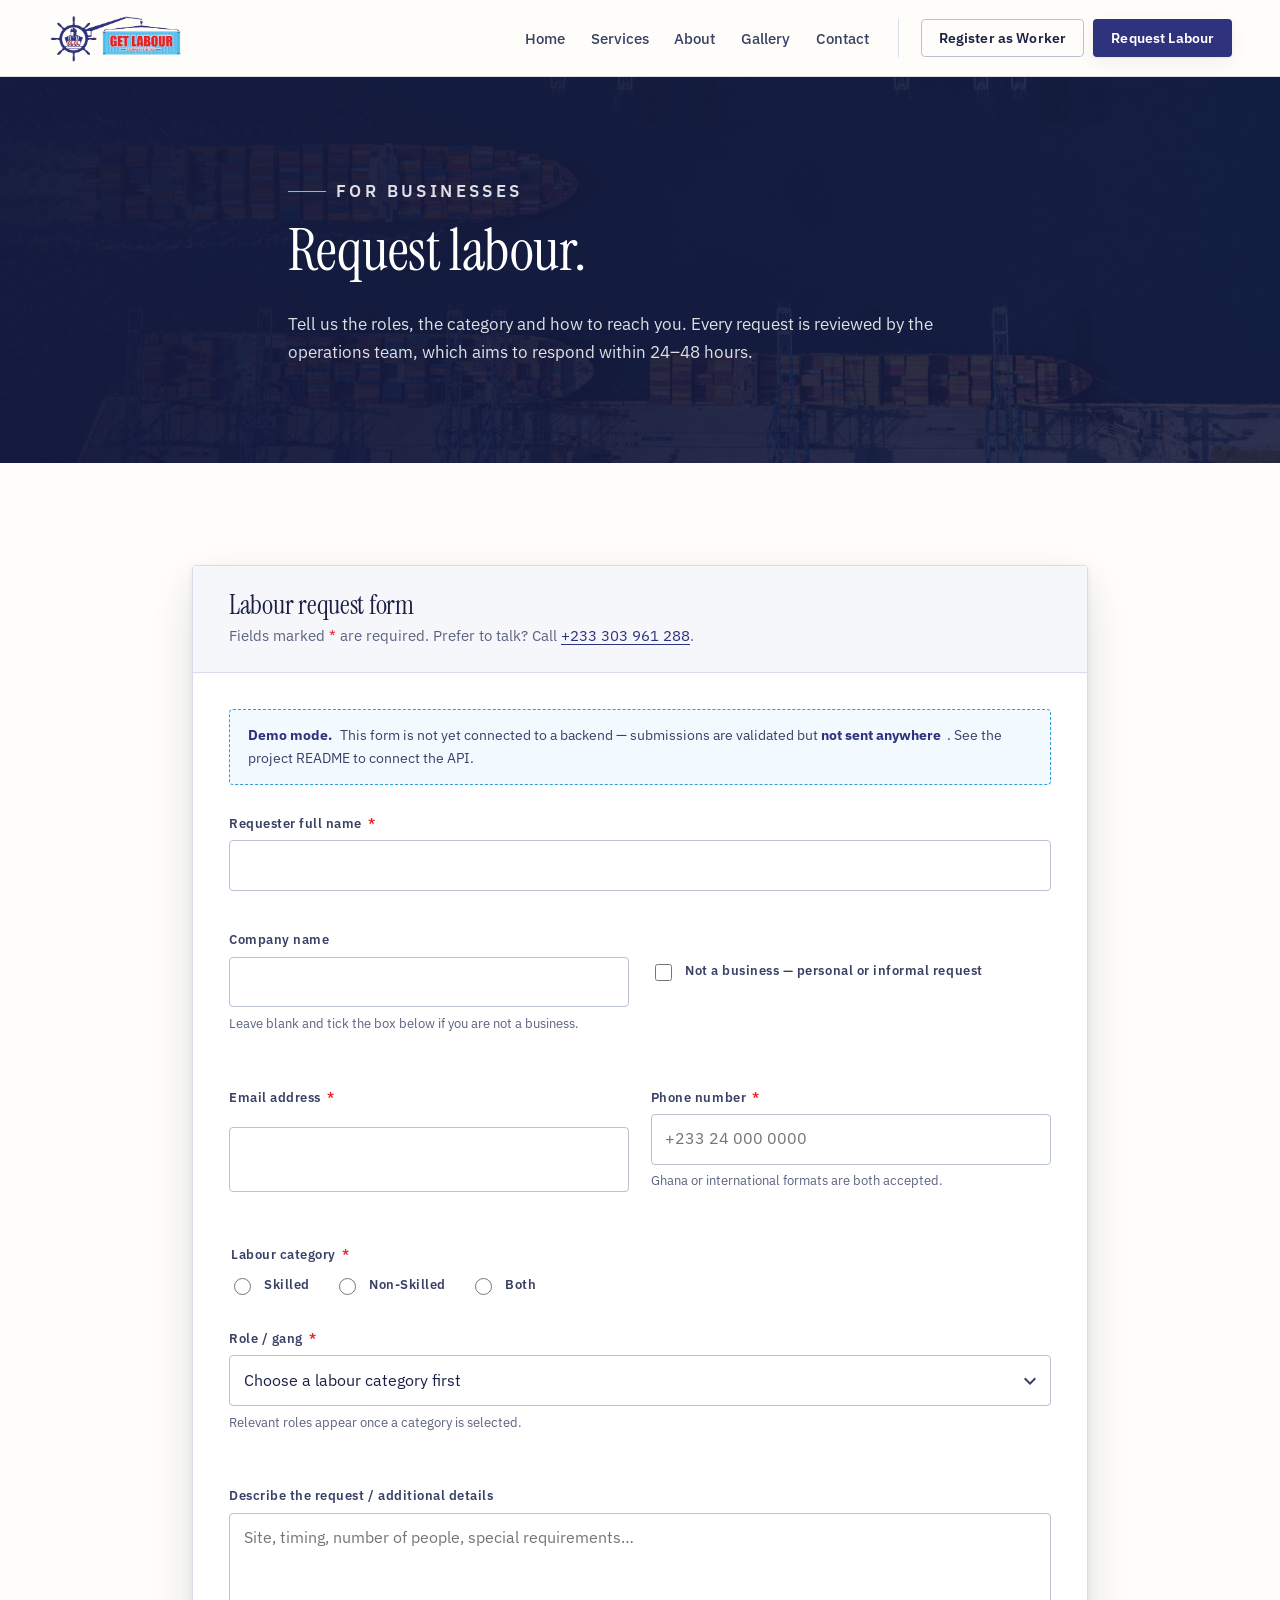
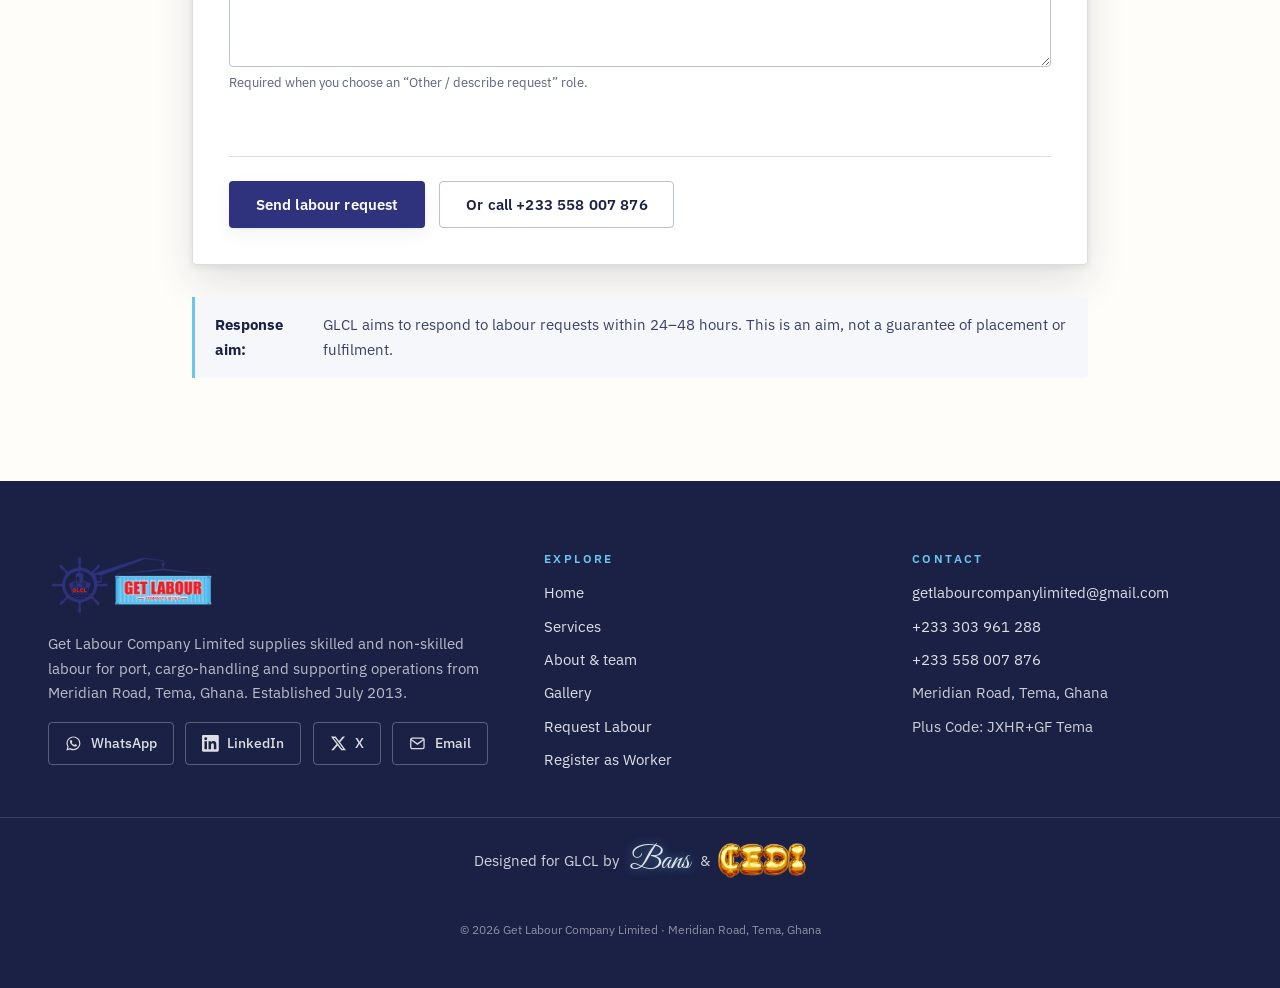
<file: request.html>
<!DOCTYPE html>
<html lang="en">
<head>
  <meta charset="utf-8">
  <meta name="viewport" content="width=device-width, initial-scale=1">
  <title>Request Labour — Get Labour Company Limited</title>
  <meta name="description" content="Send a labour request to GLCL: tell us the roles, category and site. Skilled and non-skilled personnel for port, cargo-handling and supporting operations in Tema, Ghana.">
  <meta name="theme-color" content="#2f337d">
  <link rel="icon" type="image/png" href="assets/images/logo/favicon.png">
  <meta property="og:type" content="website">
  <meta property="og:site_name" content="Get Labour Company Limited">
  <meta property="og:title" content="Request Labour — Get Labour Company Limited">
  <meta property="og:description" content="Tell GLCL the roles you need. Requests are reviewed with a 24–48 hour response aim.">
  <meta property="og:image" content="assets/images/hero-port-aerial-1.jpg">
  <link rel="preconnect" href="https://fonts.googleapis.com">
  <link rel="preconnect" href="https://fonts.gstatic.com" crossorigin>
  <link rel="stylesheet" href="https://fonts.googleapis.com/css2?family=Great+Vibes&family=IBM+Plex+Sans:ital,wght@0,400;0,500;0,600;0,700;1,400&family=Instrument+Serif:ital@0;1&display=swap">
  <link rel="stylesheet" href="assets/css/main.css">
  <script>
    (function () {
      try {
        if (sessionStorage.getItem("glcl-loader")) return;
        if (window.matchMedia("(prefers-reduced-motion: reduce)").matches) return;
        document.documentElement.classList.add("show-loader");
      } catch (e) { /* no-op */ }
    })();
  </script>
  <script src="assets/js/config.js"></script>
  <script type="module" src="assets/js/site.js"></script>
  <script type="module" src="assets/js/request-form.js"></script>
</head>
<body>
  <a class="skip-link" href="#main">Skip to main content</a>

  <div class="loader" id="loader" role="status" aria-label="Loading Get Labour Company Limited">
    <img src="assets/images/logo/glcl-loader.svg" alt="" width="1462" height="821">
  </div>

  <header class="site-header">
    <div class="container site-header__inner">
      <a class="brand" href="index.html">
        <img src="assets/images/logo/glcl-logo.png" alt="Get Labour Company Limited — home" width="825" height="302">
      </a>
      <button class="nav-toggle" type="button" aria-expanded="false" aria-controls="site-nav" aria-label="Open menu">
        <span class="nav-toggle__bars"></span>
      </button>
      <nav class="site-nav" id="site-nav" aria-label="Main">
        <ul class="site-nav__list">
          <li><a class="site-nav__link" href="index.html">Home</a></li>
          <li><a class="site-nav__link" href="services.html">Services</a></li>
          <li><a class="site-nav__link" href="about.html">About</a></li>
          <li><a class="site-nav__link" href="gallery.html">Gallery</a></li>
          <li><a class="site-nav__link" href="contact.html">Contact</a></li>
        </ul>
        <div class="nav-cta">
          <a class="btn btn--ghost" href="register.html">Register as Worker</a>
          <a class="btn btn--primary" href="request.html" aria-current="page">Request Labour</a>
        </div>
      </nav>
    </div>
  </header>

  <main id="main">
    <section class="page-head" aria-labelledby="page-title">
      <div class="page-head__bg" style="background-image: url('assets/images/hero-port-aerial-1.jpg');"></div>
      <div class="container page-head__inner">
        <p class="hero__eyebrow">For businesses</p>
        <h1 id="page-title">Request labour.</h1>
        <p>
          Tell us the roles, the category and how to reach you. Every request is reviewed
          by the operations team, which aims to respond within 24–48 hours.
        </p>
      </div>
    </section>

    <section class="section" aria-labelledby="form-title">
      <div class="container" style="max-width: 56rem;">
        <div class="form-shell reveal">
          <div class="form-shell__head">
            <h2 id="form-title">Labour request form</h2>
            <p>Fields marked <span style="color: var(--red);">*</span> are required. Prefer to talk? Call <a href="tel:+233303961288">+233 303 961 288</a>.</p>
          </div>
          <div class="form-shell__body">
            <p class="mode-banner" id="mode-banner" hidden>
              <strong>Demo mode.</strong>
              <span>This form is not yet connected to a backend — submissions are validated but <strong>not sent anywhere</strong>. See the project README to connect the API.</span>
            </p>

            <form id="labour-request-form" novalidate>
              <div class="field-grid">
                <div class="field field--full">
                  <label for="full-name">Requester full name <span class="req" aria-hidden="true">*</span></label>
                  <input type="text" id="full-name" name="full_name" autocomplete="name" required aria-describedby="full-name-error">
                  <p class="error" id="full-name-error" aria-live="polite"></p>
                </div>

                <div class="field">
                  <label for="company-name">Company name</label>
                  <input type="text" id="company-name" name="company_name" autocomplete="organization" aria-describedby="company-name-hint company-name-error">
                  <p class="hint" id="company-name-hint">Leave blank and tick the box below if you are not a business.</p>
                  <p class="error" id="company-name-error" aria-live="polite"></p>
                </div>

                <div class="field" style="align-content: start;">
                  <label class="checkline" for="not-business" style="padding-top: 1.9rem;">
                    <input type="checkbox" id="not-business" name="not_business">
                    <span>Not a business — personal or informal request</span>
                  </label>
                </div>

                <div class="field">
                  <label for="email">Email address <span class="req" aria-hidden="true">*</span></label>
                  <input type="email" id="email" name="email" autocomplete="email" inputmode="email" required aria-describedby="email-error">
                  <p class="error" id="email-error" aria-live="polite"></p>
                </div>

                <div class="field">
                  <label for="phone">Phone number <span class="req" aria-hidden="true">*</span></label>
                  <input type="tel" id="phone" name="phone" autocomplete="tel" inputmode="tel" placeholder="+233 24 000 0000" required aria-describedby="phone-hint phone-error">
                  <p class="hint" id="phone-hint">Ghana or international formats are both accepted.</p>
                  <p class="error" id="phone-error" aria-live="polite"></p>
                </div>

                <div class="field field--full">
                  <fieldset style="border: 0; padding: 0; margin: 0;">
                    <legend class="fieldset__legend">Labour category <span class="req" aria-hidden="true">*</span></legend>
                    <div style="display: flex; flex-wrap: wrap; gap: 0.75rem 1.5rem; margin-top: 0.5rem;">
                      <label class="checkline"><input type="radio" name="labour_category" value="Skilled" required> <span>Skilled</span></label>
                      <label class="checkline"><input type="radio" name="labour_category" value="Non-Skilled"> <span>Non-Skilled</span></label>
                      <label class="checkline"><input type="radio" name="labour_category" value="Both"> <span>Both</span></label>
                    </div>
                    <p class="error" id="category-error" aria-live="polite"></p>
                  </fieldset>
                </div>

                <div class="field field--full">
                  <label for="role">Role / gang <span class="req" aria-hidden="true">*</span></label>
                  <select id="role" name="role" required aria-describedby="role-hint role-error">
                    <option value="">Choose a labour category first</option>
                  </select>
                  <p class="hint" id="role-hint">Relevant roles appear once a category is selected.</p>
                  <p class="error" id="role-error" aria-live="polite"></p>
                </div>

                <div class="field field--full">
                  <label for="details">Describe the request / additional details</label>
                  <textarea id="details" name="details" rows="5" aria-describedby="details-hint details-error" placeholder="Site, timing, number of people, special requirements…"></textarea>
                  <p class="hint" id="details-hint">Required when you choose an “Other / describe request” role.</p>
                  <p class="error" id="details-error" aria-live="polite"></p>
                </div>
              </div>

              <div class="form-actions">
                <button class="btn btn--primary" type="submit" id="submit-btn">Send labour request</button>
                <a class="btn btn--ghost" href="tel:+233558007876">Or call +233 558 007 876</a>
              </div>

              <div class="form-status" id="form-status" role="status" aria-live="polite"></div>
            </form>
          </div>
        </div>

        <p class="note-strip" style="margin-top: 2rem;">
          <strong>Response aim:</strong> GLCL aims to respond to labour requests within
          24–48 hours. This is an aim, not a guarantee of placement or fulfilment.
        </p>
      </div>
    </section>
  </main>

  <footer class="site-footer">
    <div class="container footer-grid">
      <div class="footer-brand">
        <img src="assets/images/logo/glcl-logo.png" alt="Get Labour Company Limited" width="825" height="302" loading="lazy">
        <p>
          Get Labour Company Limited supplies skilled and non-skilled labour for port,
          cargo-handling and supporting operations from Meridian Road, Tema, Ghana.
          Established July 2013.
        </p>
        <div data-social-row></div>
      </div>
      <div>
        <h3>Explore</h3>
        <ul class="footer-list">
          <li><a href="index.html">Home</a></li>
          <li><a href="services.html">Services</a></li>
          <li><a href="about.html">About &amp; team</a></li>
          <li><a href="gallery.html">Gallery</a></li>
          <li><a href="request.html">Request Labour</a></li>
          <li><a href="register.html">Register as Worker</a></li>
        </ul>
      </div>
      <div>
        <h3>Contact</h3>
        <ul class="footer-list">
          <li><a href="mailto:getlabourcompanylimited@gmail.com">getlabourcompanylimited@gmail.com</a></li>
          <li><a href="tel:+233303961288">+233 303 961 288</a></li>
          <li><a href="tel:+233558007876">+233 558 007 876</a></li>
          <li>Meridian Road, Tema, Ghana</li>
          <li>Plus Code: JXHR+GF Tema</li>
        </ul>
      </div>
    </div>
    <div class="footer-credit">
      <p class="footer-credit__line">
        <span>Designed for GLCL by</span>
        <a class="bans" href="https://wa.me/233244704066?text=Hello%20Bans%F0%9F%99%8F!%20I%20need%20you%20to%20build%20me%20a%20website%20for%20me." target="_blank" rel="noopener noreferrer" aria-label="Message Bans on WhatsApp">Bans</a>
        <span aria-hidden="true">&amp;</span>
        <a class="cedi-link" href="https://wa.me/233246905188?text=Hello%20Cedi%F0%9F%8E%89!%20I%20need%20you%20to%20build%20me%20a%20website%20for%20me." target="_blank" rel="noopener noreferrer" aria-label="Message Cedi on WhatsApp">
          <img src="assets/images/logo/cedi-credit.png" alt="Cedi" width="288" height="116" loading="lazy">
        </a>
      </p>
      <p class="footer-legal">© <span data-year>2026</span> Get Labour Company Limited · Meridian Road, Tema, Ghana</p>
    </div>
  </footer>
</body>
</html>
</file>
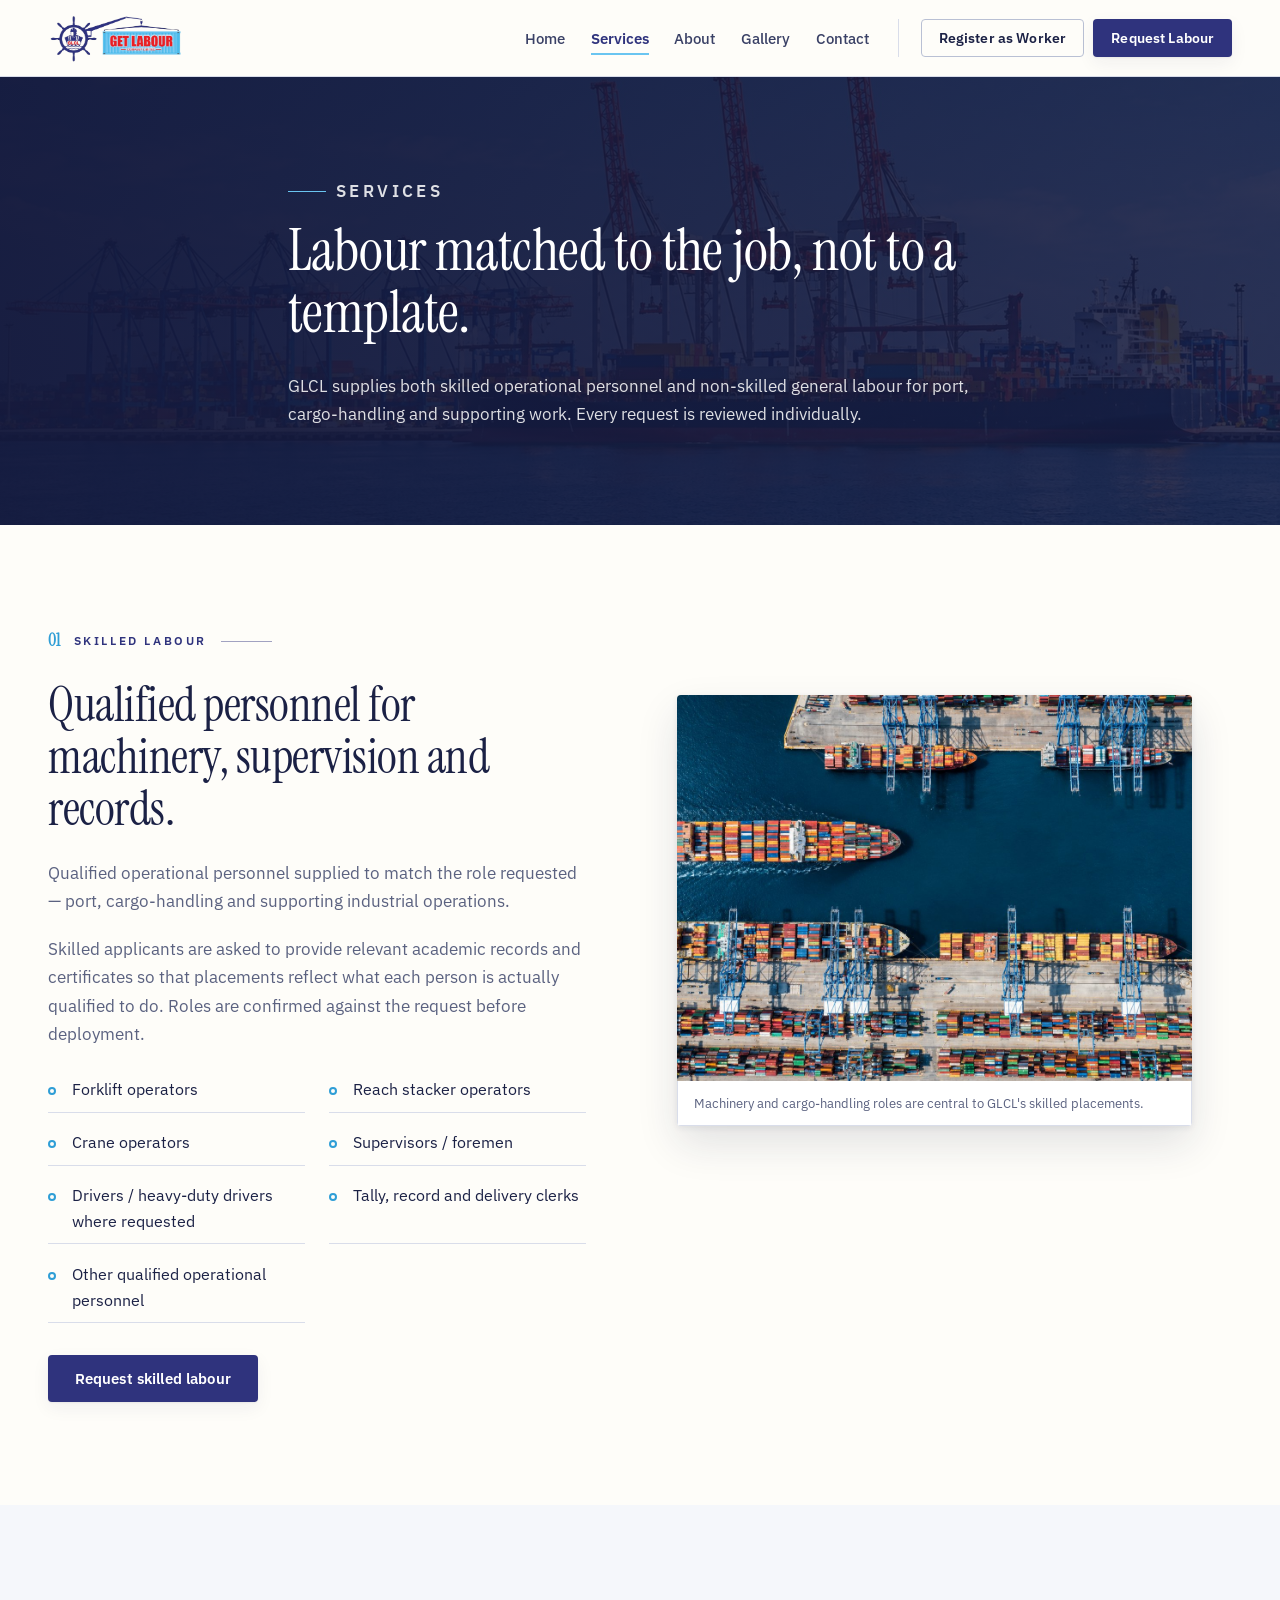
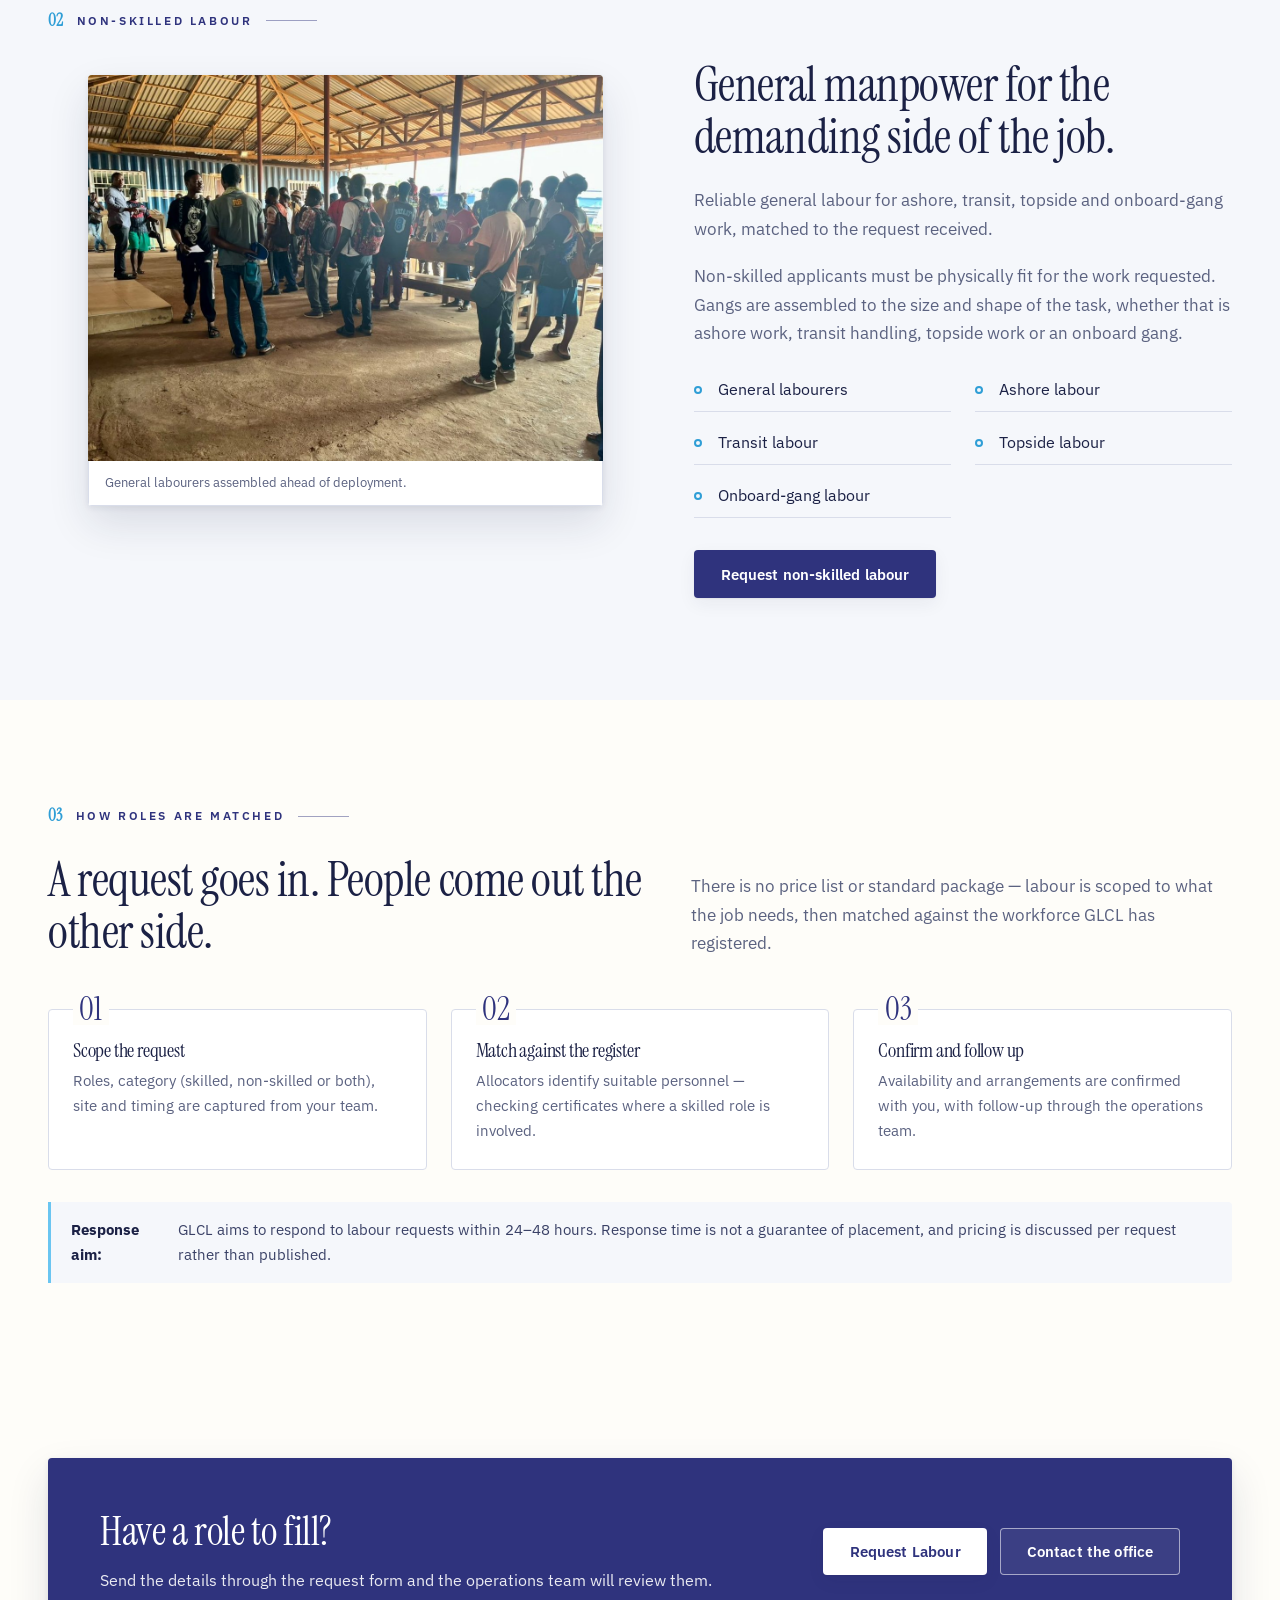
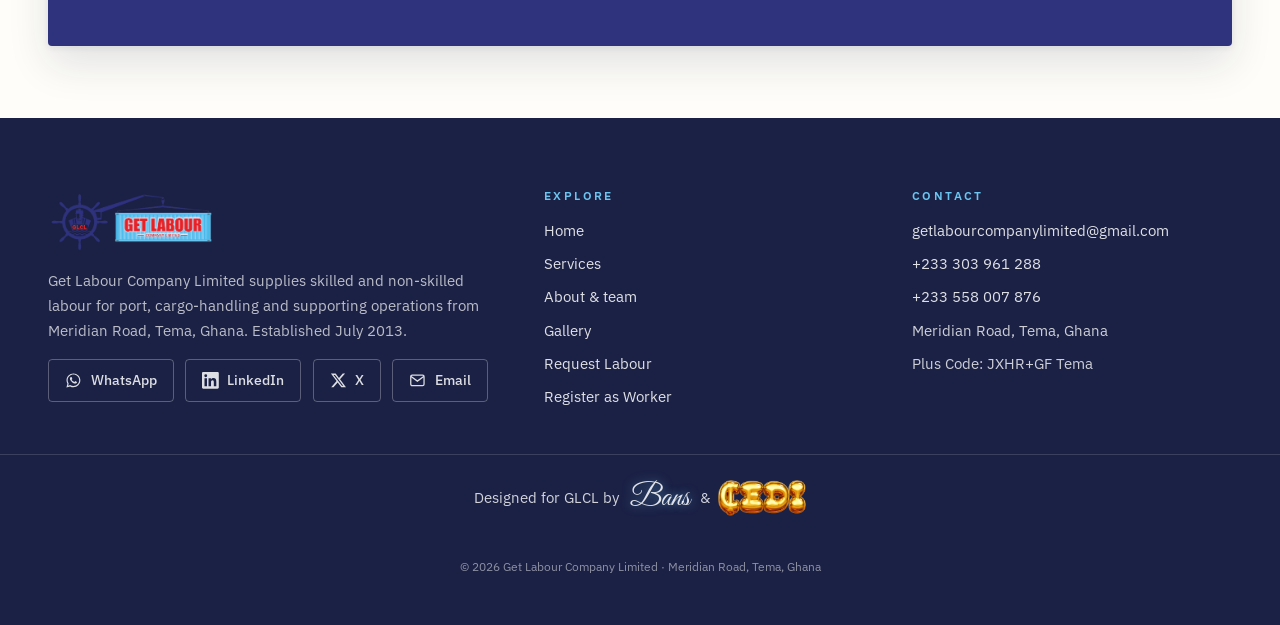
<file: services.html>
<!DOCTYPE html>
<html lang="en">
<head>
  <meta charset="utf-8">
  <meta name="viewport" content="width=device-width, initial-scale=1">
  <title>Services — Skilled &amp; Non-Skilled Labour | Get Labour Company Limited</title>
  <meta name="description" content="GLCL supplies skilled personnel — forklift, reach stacker and crane operators, supervisors, clerks and drivers — plus non-skilled general, ashore, transit, topside and onboard-gang labour.">
  <meta name="theme-color" content="#2f337d">
  <link rel="icon" type="image/png" href="assets/images/logo/favicon.png">
  <meta property="og:type" content="website">
  <meta property="og:site_name" content="Get Labour Company Limited">
  <meta property="og:title" content="Services — Skilled & Non-Skilled Labour | GLCL">
  <meta property="og:description" content="Skilled and non-skilled labour matched to your request, for port, cargo-handling and supporting operations in Tema, Ghana.">
  <meta property="og:image" content="assets/images/hero-port-aerial-2.jpg">
  <link rel="preconnect" href="https://fonts.googleapis.com">
  <link rel="preconnect" href="https://fonts.gstatic.com" crossorigin>
  <link rel="stylesheet" href="https://fonts.googleapis.com/css2?family=Great+Vibes&family=IBM+Plex+Sans:ital,wght@0,400;0,500;0,600;0,700;1,400&family=Instrument+Serif:ital@0;1&display=swap">
  <link rel="stylesheet" href="assets/css/main.css">
  <script>
    (function () {
      try {
        if (sessionStorage.getItem("glcl-loader")) return;
        if (window.matchMedia("(prefers-reduced-motion: reduce)").matches) return;
        document.documentElement.classList.add("show-loader");
      } catch (e) { /* no-op */ }
    })();
  </script>
  <script type="module" src="assets/js/site.js"></script>
  <script type="module" src="assets/js/services.js"></script>
</head>
<body>
  <a class="skip-link" href="#main">Skip to main content</a>

  <div class="loader" id="loader" role="status" aria-label="Loading Get Labour Company Limited">
    <img src="assets/images/logo/glcl-loader.svg" alt="" width="1462" height="821">
  </div>

  <header class="site-header">
    <div class="container site-header__inner">
      <a class="brand" href="index.html">
        <img src="assets/images/logo/glcl-logo.png" alt="Get Labour Company Limited — home" width="825" height="302">
      </a>
      <button class="nav-toggle" type="button" aria-expanded="false" aria-controls="site-nav" aria-label="Open menu">
        <span class="nav-toggle__bars"></span>
      </button>
      <nav class="site-nav" id="site-nav" aria-label="Main">
        <ul class="site-nav__list">
          <li><a class="site-nav__link" href="index.html">Home</a></li>
          <li><a class="site-nav__link" href="services.html" aria-current="page">Services</a></li>
          <li><a class="site-nav__link" href="about.html">About</a></li>
          <li><a class="site-nav__link" href="gallery.html">Gallery</a></li>
          <li><a class="site-nav__link" href="contact.html">Contact</a></li>
        </ul>
        <div class="nav-cta">
          <a class="btn btn--ghost" href="register.html">Register as Worker</a>
          <a class="btn btn--primary" href="request.html">Request Labour</a>
        </div>
      </nav>
    </div>
  </header>

  <main id="main">
    <section class="page-head" aria-labelledby="page-title">
      <div class="page-head__bg" style="background-image: url('assets/images/hero-port-aerial-2.jpg');"></div>
      <div class="container page-head__inner">
        <p class="hero__eyebrow">Services</p>
        <h1 id="page-title">Labour matched to the job, not to a template.</h1>
        <p>
          GLCL supplies both skilled operational personnel and non-skilled general labour
          for port, cargo-handling and supporting work. Every request is reviewed
          individually.
        </p>
      </div>
    </section>

    <section class="section" aria-labelledby="skilled-title">
      <div class="container">
        <p class="section-label"><span class="section-label__num">01</span> Skilled labour</p>
        <div class="service-split">
          <div class="reveal">
            <h2 id="skilled-title">Qualified personnel for machinery, supervision and records.</h2>
            <p class="section-intro" data-service-summary="skilled"></p>
            <p class="section-intro">
              Skilled applicants are asked to provide relevant academic records and
              certificates so that placements reflect what each person is actually qualified
              to do. Roles are confirmed against the request before deployment.
            </p>
            <ul class="role-list" data-service-roles="skilled"></ul>
            <p style="margin-top: 2rem;">
              <a class="btn btn--primary" href="request.html">Request skilled labour</a>
            </p>
          </div>
          <figure class="service-figure reveal">
            <img src="assets/images/hero-port-aerial-1.jpg" alt="Aerial view of container terminal operations with cranes and stacked containers" width="1600" height="900" loading="lazy">
            <figcaption>Machinery and cargo-handling roles are central to GLCL's skilled placements.</figcaption>
          </figure>
        </div>
      </div>
    </section>

    <section class="section section--paper-cool" aria-labelledby="nonskilled-title">
      <div class="container">
        <p class="section-label"><span class="section-label__num">02</span> Non-skilled labour</p>
        <div class="service-split service-split--flip">
          <figure class="service-figure reveal">
            <img src="assets/images/operations/glcl-labourers.jpg" alt="GLCL labourers assembled under a shelter at a work site" width="1200" height="878" loading="lazy">
            <figcaption>General labourers assembled ahead of deployment.</figcaption>
          </figure>
          <div class="reveal">
            <h2 id="nonskilled-title">General manpower for the demanding side of the job.</h2>
            <p class="section-intro" data-service-summary="non-skilled"></p>
            <p class="section-intro">
              Non-skilled applicants must be physically fit for the work requested. Gangs are
              assembled to the size and shape of the task, whether that is ashore work,
              transit handling, topside work or an onboard gang.
            </p>
            <ul class="role-list" data-service-roles="non-skilled"></ul>
            <p style="margin-top: 2rem;">
              <a class="btn btn--primary" href="request.html">Request non-skilled labour</a>
            </p>
          </div>
        </div>
      </div>
    </section>

    <section class="section" aria-labelledby="matching-title">
      <div class="container">
        <p class="section-label"><span class="section-label__num">03</span> How roles are matched</p>
        <div class="section-head reveal">
          <h2 id="matching-title">A request goes in. People come out the other side.</h2>
          <p class="section-intro">
            There is no price list or standard package — labour is scoped to what the job
            needs, then matched against the workforce GLCL has registered.
          </p>
        </div>
        <ol class="steps reveal">
          <li>
            <h3>Scope the request</h3>
            <p>Roles, category (skilled, non-skilled or both), site and timing are captured from your team.</p>
          </li>
          <li>
            <h3>Match against the register</h3>
            <p>Allocators identify suitable personnel — checking certificates where a skilled role is involved.</p>
          </li>
          <li>
            <h3>Confirm and follow up</h3>
            <p>Availability and arrangements are confirmed with you, with follow-up through the operations team.</p>
          </li>
        </ol>
        <p class="note-strip reveal">
          <strong>Response aim:</strong> GLCL aims to respond to labour requests within
          24–48 hours. Response time is not a guarantee of placement, and pricing is
          discussed per request rather than published.
        </p>
      </div>
    </section>

    <section class="section section--tight" aria-labelledby="cta-title">
      <div class="container">
        <div class="cta-band reveal">
          <div>
            <h2 id="cta-title">Have a role to fill?</h2>
            <p>Send the details through the request form and the operations team will review them.</p>
          </div>
          <div class="cta-band__actions">
            <a class="btn btn--primary" href="request.html">Request Labour</a>
            <a class="btn btn--on-dark" href="contact.html">Contact the office</a>
          </div>
        </div>
      </div>
    </section>
  </main>

  <footer class="site-footer">
    <div class="container footer-grid">
      <div class="footer-brand">
        <img src="assets/images/logo/glcl-logo.png" alt="Get Labour Company Limited" width="825" height="302" loading="lazy">
        <p>
          Get Labour Company Limited supplies skilled and non-skilled labour for port,
          cargo-handling and supporting operations from Meridian Road, Tema, Ghana.
          Established July 2013.
        </p>
        <div data-social-row></div>
      </div>
      <div>
        <h3>Explore</h3>
        <ul class="footer-list">
          <li><a href="index.html">Home</a></li>
          <li><a href="services.html">Services</a></li>
          <li><a href="about.html">About &amp; team</a></li>
          <li><a href="gallery.html">Gallery</a></li>
          <li><a href="request.html">Request Labour</a></li>
          <li><a href="register.html">Register as Worker</a></li>
        </ul>
      </div>
      <div>
        <h3>Contact</h3>
        <ul class="footer-list">
          <li><a href="mailto:getlabourcompanylimited@gmail.com">getlabourcompanylimited@gmail.com</a></li>
          <li><a href="tel:+233303961288">+233 303 961 288</a></li>
          <li><a href="tel:+233558007876">+233 558 007 876</a></li>
          <li>Meridian Road, Tema, Ghana</li>
          <li>Plus Code: JXHR+GF Tema</li>
        </ul>
      </div>
    </div>
    <div class="footer-credit">
      <p class="footer-credit__line">
        <span>Designed for GLCL by</span>
        <a class="bans" href="https://wa.me/233244704066?text=Hello%20Bans%F0%9F%99%8F!%20I%20need%20you%20to%20build%20me%20a%20website%20for%20me." target="_blank" rel="noopener noreferrer" aria-label="Message Bans on WhatsApp">Bans</a>
        <span aria-hidden="true">&amp;</span>
        <a class="cedi-link" href="https://wa.me/233246905188?text=Hello%20Cedi%F0%9F%8E%89!%20I%20need%20you%20to%20build%20me%20a%20website%20for%20me." target="_blank" rel="noopener noreferrer" aria-label="Message Cedi on WhatsApp">
          <img src="assets/images/logo/cedi-credit.png" alt="Cedi" width="288" height="116" loading="lazy">
        </a>
      </p>
      <p class="footer-legal">© <span data-year>2026</span> Get Labour Company Limited · Meridian Road, Tema, Ghana</p>
    </div>
  </footer>
</body>
</html>
</file>
<file: assets/css/main.css>
/* ==========================================================================
   Get Labour Company Limited (GLCL) — site stylesheet
   Palette is limited to colours drawn from the official GLCL logo plus the
   approved background asset tones (#fefdf9 warm off-white, #c7cfe0 pale
   blue-grey). Type: Instrument Serif (display), IBM Plex Sans (text).
   ========================================================================== */

:root {
  --ink: #1b2145;
  --ink-soft: #3a4166;
  --muted: #5b6280;
  --brand: #2f337d;
  --brand-deep: #232a63;
  --sky: #6ac5f1;
  --sky-deep: #2f9ed6;
  --red: #ed1e24;
  --paper: #fefdf9;
  --paper-cool: #f5f7fb;
  --mist: #c7cfe0;
  --line: #d9ddea;
  --line-strong: #b9c0d4;
  --white: #ffffff;

  --font-display: "Instrument Serif", "Times New Roman", serif;
  --font-text: "IBM Plex Sans", "Segoe UI", system-ui, sans-serif;
  --font-script: "Great Vibes", "Segoe Script", cursive;

  --container: 74rem;
  --gutter: clamp(1.15rem, 4vw, 2.75rem);
  --radius: 4px;
  --shadow-sm: 0 1px 2px rgba(27, 33, 69, 0.06), 0 6px 18px rgba(27, 33, 69, 0.06);
  --shadow-md: 0 2px 6px rgba(27, 33, 69, 0.08), 0 18px 42px rgba(27, 33, 69, 0.12);
  --ease: cubic-bezier(0.22, 0.61, 0.36, 1);
}

/* ---------- reset ---------- */
*,
*::before,
*::after { box-sizing: border-box; }

html { -webkit-text-size-adjust: 100%; scroll-behavior: smooth; }

body {
  margin: 0;
  font-family: var(--font-text);
  font-size: 1.0208rem;
  line-height: 1.65;
  color: var(--ink);
  background: var(--paper);
  -webkit-font-smoothing: antialiased;
  text-rendering: optimizeLegibility;
}

img, svg, video { max-width: 100%; height: auto; display: block; }

[hidden] { display: none !important; }

h1, h2, h3, h4 {
  font-family: var(--font-display);
  font-weight: 400;
  line-height: 1.08;
  letter-spacing: -0.01em;
  color: var(--ink);
  margin: 0 0 0.5em;
}

h1 { font-size: clamp(2.6rem, 6vw, 4.5rem); }
h2 { font-size: clamp(2rem, 4vw, 3rem); }
h3 { font-size: clamp(1.35rem, 2.2vw, 1.75rem); }
h4 { font-size: 1.15rem; font-family: var(--font-text); font-weight: 600; letter-spacing: 0; }

p { margin: 0 0 1.1em; }
p:last-child { margin-bottom: 0; }

a { color: var(--brand); text-decoration-thickness: 1px; text-underline-offset: 0.18em; }
a:hover { color: var(--brand-deep); }

:focus-visible {
  outline: 3px solid var(--sky-deep);
  outline-offset: 3px;
  border-radius: 2px;
}

::selection { background: var(--sky); color: var(--ink); }

.container {
  width: min(100% - var(--gutter) * 2, var(--container));
  margin-inline: auto;
}

.visually-hidden {
  position: absolute !important;
  width: 1px; height: 1px;
  padding: 0; margin: -1px;
  overflow: hidden; clip: rect(0 0 0 0); clip-path: inset(50%);
  white-space: nowrap; border: 0;
}

.skip-link {
  position: absolute;
  left: 0.75rem;
  top: -4rem;
  z-index: 200;
  background: var(--brand);
  color: var(--white);
  padding: 0.6rem 1.1rem;
  border-radius: var(--radius);
  font-weight: 600;
  text-decoration: none;
  transition: top 0.2s var(--ease);
}
.skip-link:focus { top: 0.75rem; color: var(--white); }

/* ---------- loader ---------- */
.loader {
  position: fixed;
  inset: 0;
  z-index: 300;
  display: none;
  place-items: center;
  background: var(--paper);
  transition: opacity 0.5s var(--ease), visibility 0.5s;
}
html.show-loader .loader { display: grid; }
.loader[hidden] { display: none !important; }
.loader.is-hiding { opacity: 0; visibility: hidden; pointer-events: none; }
.loader img { width: 100%; height: 100%; object-fit: cover; }

/* ---------- buttons ---------- */
.btn {
  display: inline-flex;
  align-items: center;
  justify-content: center;
  gap: 0.55rem;
  padding: 0.85rem 1.6rem;
  border: 1px solid transparent;
  border-radius: var(--radius);
  font: 600 0.95rem/1.2 var(--font-text);
  letter-spacing: 0.01em;
  text-decoration: none;
  cursor: pointer;
  transition: transform 0.18s var(--ease), background-color 0.18s var(--ease),
    color 0.18s var(--ease), border-color 0.18s var(--ease), box-shadow 0.18s var(--ease);
}
.btn:hover { transform: translateY(-1px); }
.btn:active { transform: translateY(0); }
.btn[disabled], .btn[aria-disabled="true"] { opacity: 0.55; cursor: not-allowed; transform: none; }

.btn--primary { background: var(--brand); color: var(--white); box-shadow: var(--shadow-sm); }
.btn--primary:hover { background: var(--brand-deep); color: var(--white); }

.btn--accent { background: var(--red); color: var(--white); box-shadow: var(--shadow-sm); }
.btn--accent:hover { background: #c8161c; color: var(--white); }

.btn--ghost {
  background: transparent;
  color: var(--ink);
  border-color: var(--line-strong);
}
.btn--ghost:hover { background: var(--white); color: var(--ink); border-color: var(--brand); }

.btn--on-dark { border-color: rgba(255, 255, 255, 0.55); color: var(--white); background: rgba(255, 255, 255, 0.06); }
.btn--on-dark:hover { background: var(--white); color: var(--ink); border-color: var(--white); }

.btn--block { width: 100%; }

.btn__spinner {
  width: 1em; height: 1em;
  border: 2px solid currentColor;
  border-top-color: transparent;
  border-radius: 50%;
  animation: spin 0.7s linear infinite;
}
@keyframes spin { to { transform: rotate(360deg); } }

/* ---------- header ---------- */
.site-header {
  position: sticky;
  top: 0;
  z-index: 100;
  background: rgba(254, 253, 249, 0.94);
  backdrop-filter: blur(8px);
  border-bottom: 1px solid var(--line);
  transition: box-shadow 0.25s var(--ease);
}
.site-header.is-stuck { box-shadow: var(--shadow-sm); }

.site-header__inner {
  display: flex;
  align-items: center;
  gap: 1.5rem;
  min-height: 4.75rem;
}

.brand {
  display: inline-flex;
  align-items: center;
  gap: 0.7rem;
  text-decoration: none;
  flex-shrink: 0;
}
.brand img { width: 138px; height: auto; }
.brand__slogan {
  display: none;
  font-size: 0.68rem;
  letter-spacing: 0.14em;
  text-transform: uppercase;
  color: var(--muted);
}

.site-nav {
  margin-left: auto;
  display: flex;
  align-items: center;
  gap: 0.5rem;
}
.site-nav__list {
  display: flex;
  align-items: center;
  gap: 1.6rem;
  list-style: none;
  margin: 0;
  padding: 0;
}
.site-nav__link {
  font-size: 0.93rem;
  font-weight: 500;
  color: var(--ink-soft);
  text-decoration: none;
  padding: 0.35rem 0;
  border-bottom: 2px solid transparent;
  transition: color 0.15s var(--ease), border-color 0.15s var(--ease);
}
.site-nav__link:hover { color: var(--ink); }
.site-nav__link[aria-current="page"] {
  color: var(--brand);
  border-bottom-color: var(--sky);
  font-weight: 600;
}

.nav-cta {
  display: flex;
  align-items: center;
  gap: 0.6rem;
  margin-left: 1.35rem;
  padding-left: 1.35rem;
  border-left: 1px solid var(--line);
}
.nav-cta .btn { padding: 0.62rem 1.05rem; font-size: 0.86rem; }

.nav-toggle {
  display: none;
  margin-left: auto;
  width: 2.85rem;
  height: 2.85rem;
  padding: 0;
  border: 1px solid var(--line-strong);
  border-radius: var(--radius);
  background: var(--white);
  cursor: pointer;
}
.nav-toggle__bars,
.nav-toggle__bars::before,
.nav-toggle__bars::after {
  display: block;
  width: 1.2rem;
  height: 2px;
  margin-inline: auto;
  background: var(--ink);
  content: "";
  transition: transform 0.25s var(--ease), opacity 0.2s var(--ease);
}
.nav-toggle__bars { position: relative; }
.nav-toggle__bars::before { position: absolute; top: -6px; }
.nav-toggle__bars::after { position: absolute; top: 6px; }
.nav-toggle[aria-expanded="true"] .nav-toggle__bars { background: transparent; }
.nav-toggle[aria-expanded="true"] .nav-toggle__bars::before { transform: translateY(6px) rotate(45deg); }
.nav-toggle[aria-expanded="true"] .nav-toggle__bars::after { transform: translateY(-6px) rotate(-45deg); }

/* ---------- hero ---------- */
.hero {
  position: relative;
  isolation: isolate;
  color: var(--white);
  background: var(--ink);
  overflow: hidden;
}
.hero__media {
  position: absolute;
  inset: 0;
  z-index: -2;
}
.hero__media img {
  width: 100%;
  height: 100%;
  object-fit: cover;
  object-position: center 42%;
}
.hero::before {
  content: "";
  position: absolute;
  inset: 0;
  z-index: -1;
  background:
    linear-gradient(100deg, rgba(20, 25, 60, 0.88) 0%, rgba(20, 25, 60, 0.66) 46%, rgba(20, 25, 60, 0.28) 100%),
    linear-gradient(to top, rgba(20, 25, 60, 0.55), transparent 45%);
}
.hero__inner {
  display: grid;
  gap: 1.6rem;
  padding: clamp(4.5rem, 11vw, 8.5rem) 0 clamp(3.75rem, 8vw, 6.5rem);
  max-width: 46rem;
}
.hero__eyebrow {
  display: inline-flex;
  align-items: center;
  gap: 0.6rem;
  font-size: 0.76rem;
  font-weight: 600;
  letter-spacing: 0.2em;
  text-transform: uppercase;
  color: var(--sky);
}
.hero__eyebrow::before {
  content: "";
  width: 2.4rem;
  height: 1px;
  background: var(--sky);
}
.hero h1 { color: var(--white); margin-bottom: 0.15em; }
.hero__lead {
  font-size: clamp(1.05rem, 1.6vw, 1.22rem);
  color: rgba(255, 255, 255, 0.88);
  max-width: 38rem;
  margin-bottom: 0;
}
.hero__actions { display: flex; flex-wrap: wrap; gap: 0.85rem; margin-top: 0.6rem; }
.hero__meta {
  display: flex;
  flex-wrap: wrap;
  gap: 0.5rem 1.6rem;
  margin: 1rem 0 0;
  padding: 1rem 0 0;
  border-top: 1px solid rgba(255, 255, 255, 0.22);
  font-size: 0.85rem;
  color: rgba(255, 255, 255, 0.78);
  list-style: none;
}
.hero__meta strong { color: var(--white); font-weight: 600; }

/* page hero (inner pages) */
.page-head {
  position: relative;
  background: var(--ink);
  color: var(--white);
  overflow: hidden;
  isolation: isolate;
}
.page-head__bg {
  position: absolute;
  inset: 0;
  z-index: -2;
  background-size: cover;
  background-position: center;
  opacity: 0.34;
}
.page-head::before {
  content: "";
  position: absolute;
  inset: 0;
  z-index: -1;
  background: linear-gradient(95deg, rgba(20, 25, 60, 0.92), rgba(20, 25, 60, 0.62));
}
.page-head__inner { padding: clamp(3.5rem, 8vw, 6rem) 0; max-width: 44rem; }
.page-head h1 { color: var(--white); font-size: clamp(2.3rem, 5vw, 3.6rem); }
.page-head p { color: rgba(255, 255, 255, 0.86); font-size: 1.06rem; margin: 0; }
.page-head .hero__eyebrow { margin-bottom: 0.9rem; }

/* ---------- sections ---------- */
.section { padding: clamp(3.75rem, 8vw, 6.5rem) 0; }
.section--tight { padding: clamp(2.75rem, 6vw, 4.5rem) 0; }
.section--paper-cool { background: var(--paper-cool); }
.section--ink { background: var(--ink); color: rgba(255, 255, 255, 0.86); }
.section--ink h2, .section--ink h3 { color: var(--white); }

.section-label {
  display: flex;
  align-items: center;
  gap: 0.85rem;
  margin-bottom: 1.5rem;
  font-size: 0.74rem;
  font-weight: 600;
  letter-spacing: 0.22em;
  text-transform: uppercase;
  color: var(--brand);
}
.section--ink .section-label { color: var(--sky); }
.section-label::after {
  content: "";
  flex: 0 0 3.2rem;
  height: 1px;
  background: currentColor;
  opacity: 0.45;
}
.section-label__num {
  font-family: var(--font-display);
  font-size: 1.05rem;
  letter-spacing: 0;
  color: var(--sky-deep);
}
.section--ink .section-label__num { color: var(--sky); }

.section-intro { max-width: 42rem; color: var(--muted); font-size: 1.08rem; }
.section--ink .section-intro { color: rgba(255, 255, 255, 0.8); }

.section-head {
  display: grid;
  grid-template-columns: minmax(0, 1.1fr) minmax(0, 1fr);
  gap: 1.5rem 3rem;
  align-items: end;
  margin-bottom: clamp(2rem, 4vw, 3.25rem);
}
.section-head h2 { margin-bottom: 0; }

/* ---------- audience split ---------- */
.audience {
  display: grid;
  grid-template-columns: repeat(2, minmax(0, 1fr));
  gap: 1.5rem;
}
.audience__panel {
  position: relative;
  display: flex;
  flex-direction: column;
  gap: 0.9rem;
  padding: clamp(1.75rem, 3.5vw, 2.6rem);
  background: var(--white);
  border: 1px solid var(--line);
  border-top: 3px solid var(--brand);
  border-radius: var(--radius);
  box-shadow: var(--shadow-sm);
}
.audience__panel--worker { border-top-color: var(--sky-deep); }
.audience__panel h3 { margin-bottom: 0.1rem; }
.audience__panel p { color: var(--muted); margin: 0; }
.audience__panel .btn { align-self: flex-start; margin-top: auto; }
.audience__tag {
  font-size: 0.72rem;
  font-weight: 600;
  letter-spacing: 0.18em;
  text-transform: uppercase;
  color: var(--brand);
}
.audience__panel--worker .audience__tag { color: var(--sky-deep); }

/* ---------- service blocks ---------- */
.service-split {
  display: grid;
  grid-template-columns: minmax(0, 0.95fr) minmax(0, 1.05fr);
  gap: clamp(1.75rem, 4vw, 3.5rem);
  align-items: start;
}
.service-split--flip { grid-template-columns: minmax(0, 1.05fr) minmax(0, 0.95fr); }

.service-figure {
  position: relative;
  border-radius: var(--radius);
  overflow: hidden;
  box-shadow: var(--shadow-md);
}
.service-figure img { width: 100%; aspect-ratio: 4 / 3; object-fit: cover; }
.service-figure figcaption {
  padding: 0.7rem 1rem;
  font-size: 0.8rem;
  color: var(--muted);
  background: var(--white);
  border: 1px solid var(--line);
  border-top: 0;
}

.role-list {
  list-style: none;
  margin: 1.25rem 0 0;
  padding: 0;
  display: grid;
  grid-template-columns: repeat(auto-fill, minmax(15rem, 1fr));
  gap: 0.55rem 1.5rem;
}
.role-list li {
  position: relative;
  padding: 0.55rem 0 0.55rem 1.5rem;
  border-bottom: 1px solid var(--line);
  font-size: 0.97rem;
}
.role-list li::before {
  content: "";
  position: absolute;
  left: 0;
  top: 1.15rem;
  width: 0.5rem;
  height: 0.5rem;
  border: 2px solid var(--sky-deep);
  border-radius: 50%;
}

/* ---------- steps ---------- */
.steps {
  display: grid;
  grid-template-columns: repeat(3, minmax(0, 1fr));
  gap: 1.5rem;
  counter-reset: step;
  list-style: none;
  padding: 0;
  margin: 0;
}
.steps li {
  counter-increment: step;
  position: relative;
  padding: 1.9rem 1.5rem 1.6rem;
  background: var(--white);
  border: 1px solid var(--line);
  border-radius: var(--radius);
}
.steps li::before {
  content: counter(step, decimal-leading-zero);
  position: absolute;
  top: -1.05rem;
  left: 1.5rem;
  font-family: var(--font-display);
  font-size: 2rem;
  line-height: 1;
  color: var(--brand);
  background: var(--paper);
  padding: 0 0.4rem;
}
.steps h3 { font-size: 1.25rem; margin-bottom: 0.4rem; }
.steps p { color: var(--muted); font-size: 0.95rem; margin: 0; }
.note-strip {
  display: flex;
  gap: 0.9rem;
  align-items: flex-start;
  margin-top: 2rem;
  padding: 1rem 1.25rem;
  background: var(--paper-cool);
  border-left: 3px solid var(--sky);
  border-radius: 0 var(--radius) var(--radius) 0;
  font-size: 0.93rem;
  color: var(--ink-soft);
}
.note-strip strong { color: var(--ink); }

/* ---------- media band ---------- */
.media-band {
  display: grid;
  grid-template-columns: minmax(0, 1.05fr) minmax(0, 0.95fr);
  gap: clamp(1.75rem, 4vw, 3.5rem);
  align-items: center;
}
.media-band__media {
  border-radius: var(--radius);
  overflow: hidden;
  box-shadow: var(--shadow-md);
}
.media-band__media img { width: 100%; aspect-ratio: 16 / 11; object-fit: cover; }
.media-band--flip .media-band__media { order: 2; }
.check-list { list-style: none; margin: 1.25rem 0 0; padding: 0; display: grid; gap: 0.7rem; }
.check-list li {
  position: relative;
  padding-left: 1.9rem;
  color: var(--ink-soft);
}
.check-list li::before {
  content: "";
  position: absolute;
  left: 0;
  top: 0.45rem;
  width: 0.95rem;
  height: 0.5rem;
  border-left: 2.5px solid var(--brand);
  border-bottom: 2.5px solid var(--brand);
  transform: rotate(-45deg);
}
.section--ink .check-list li { color: rgba(255, 255, 255, 0.82); }
.section--ink .check-list li::before { border-color: var(--sky); }

/* ---------- CTA band ---------- */
.cta-band {
  display: grid;
  grid-template-columns: minmax(0, 1.3fr) auto;
  gap: 1.75rem 3rem;
  align-items: center;
  padding: clamp(2rem, 4.5vw, 3.25rem);
  background: var(--brand);
  color: rgba(255, 255, 255, 0.9);
  border-radius: var(--radius);
  box-shadow: var(--shadow-md);
}
.cta-band h2 { color: var(--white); font-size: clamp(1.75rem, 3.2vw, 2.5rem); margin-bottom: 0.35em; }
.cta-band p { margin: 0; max-width: 40rem; }
.cta-band__actions { display: flex; flex-wrap: wrap; gap: 0.8rem; }
.cta-band .btn--primary { background: var(--white); color: var(--brand); }
.cta-band .btn--primary:hover { background: var(--paper); color: var(--brand-deep); }

/* ---------- values ---------- */
.values {
  display: grid;
  grid-template-columns: repeat(3, minmax(0, 1fr));
  gap: 1.25rem;
}
.values__item {
  background: var(--paper);
  border: 1px solid var(--line);
  padding: 1.6rem 1.35rem;
}
.values__item h3 { font-size: 1.3rem; margin-bottom: 0.3rem; }
.values__item p { font-size: 0.92rem; color: var(--muted); margin: 0; }
.values__num {
  font-family: var(--font-display);
  color: var(--sky-deep);
  font-size: 1.05rem;
  display: block;
  margin-bottom: 0.5rem;
}

/* ---------- staff ---------- */
.staff-grid {
  display: grid;
  grid-template-columns: repeat(auto-fill, minmax(15rem, 1fr));
  gap: 1.75rem 1.5rem;
}
.staff-card { display: flex; flex-direction: column; }
.staff-card__media {
  position: relative;
  aspect-ratio: 4 / 5;
  overflow: hidden;
  border-radius: var(--radius);
  background: var(--ink);
  box-shadow: var(--shadow-sm);
}
.staff-card__media img {
  width: 100%;
  height: 100%;
  object-fit: cover;
  object-position: center 18%;
  transition: transform 0.5s var(--ease);
}
.staff-card:hover .staff-card__media img { transform: scale(1.035); }
.staff-card__initials {
  position: absolute;
  inset: 0;
  display: grid;
  place-items: center;
  font-family: var(--font-display);
  font-size: 3.2rem;
  color: var(--sky);
  background-color: var(--brand-deep);
  background-image: url("../images/bg/glcl-doodle-background.jpg");
  background-size: cover;
  background-blend-mode: soft-light;
}
.staff-card__body { padding-top: 0.9rem; }
.staff-card__name {
  font-family: var(--font-display);
  font-size: 1.3rem;
  line-height: 1.15;
  margin: 0 0 0.15rem;
}
.staff-card__role {
  font-size: 0.78rem;
  font-weight: 600;
  letter-spacing: 0.08em;
  text-transform: uppercase;
  color: var(--sky-deep);
  margin: 0 0 0.55rem;
}
.staff-card__bio { font-size: 0.9rem; color: var(--muted); margin: 0; }

/* ---------- gallery ---------- */
.gallery-group + .gallery-group { margin-top: clamp(3rem, 6vw, 5rem); }
.gallery-group__head {
  display: flex;
  flex-wrap: wrap;
  align-items: baseline;
  justify-content: space-between;
  gap: 0.5rem 1.5rem;
  padding-bottom: 0.85rem;
  margin-bottom: 1.75rem;
  border-bottom: 1px solid var(--line);
}
.gallery-group__head h2 { font-size: clamp(1.7rem, 3vw, 2.3rem); margin: 0; }
.gallery-group__count { font-size: 0.85rem; color: var(--muted); }

.gallery-grid {
  display: grid;
  grid-template-columns: repeat(12, 1fr);
  gap: 1.25rem;
}
.gallery-item { grid-column: span 4; margin: 0; }
.gallery-item--wide { grid-column: span 8; }
.gallery-item--full { grid-column: span 12; }
.gallery-item__frame {
  overflow: hidden;
  border-radius: var(--radius);
  background: var(--mist);
  box-shadow: var(--shadow-sm);
}
.gallery-item img {
  width: 100%;
  height: 100%;
  aspect-ratio: 4 / 3;
  object-fit: cover;
  transition: transform 0.55s var(--ease);
}
.gallery-item--wide img { aspect-ratio: 16 / 9; }
.gallery-item:hover img { transform: scale(1.03); }
.gallery-item figcaption {
  padding-top: 0.6rem;
  font-size: 0.85rem;
  color: var(--muted);
}

.safety-grid {
  display: grid;
  grid-template-columns: repeat(auto-fit, minmax(11rem, 1fr));
  gap: 1.25rem;
}
.safety-item { margin: 0; text-align: center; }
.safety-item__frame {
  background: var(--white);
  border: 1px solid var(--line);
  border-radius: var(--radius);
  padding: 1rem;
  display: grid;
  place-items: center;
  aspect-ratio: 1;
  overflow: hidden;
}
.safety-item img { max-height: 100%; width: auto; object-fit: contain; }
.safety-item figcaption {
  padding-top: 0.55rem;
  font-size: 0.82rem;
  font-weight: 500;
  color: var(--muted);
}

/* ---------- contact ---------- */
.contact-grid {
  display: grid;
  grid-template-columns: minmax(0, 1fr) minmax(0, 1.15fr);
  gap: clamp(2rem, 5vw, 4rem);
  align-items: start;
}
.contact-list { list-style: none; margin: 1.5rem 0 0; padding: 0; display: grid; gap: 1.15rem; }
.contact-list li { display: grid; grid-template-columns: 2.4rem 1fr; gap: 0.9rem; align-items: start; }
.contact-list__icon {
  width: 2.4rem;
  height: 2.4rem;
  display: grid;
  place-items: center;
  border-radius: 50%;
  background: var(--paper-cool);
  border: 1px solid var(--line);
  color: var(--brand);
}
.contact-list__icon svg { width: 1.1rem; height: 1.1rem; }
.contact-list__label {
  display: block;
  font-size: 0.72rem;
  font-weight: 600;
  letter-spacing: 0.16em;
  text-transform: uppercase;
  color: var(--muted);
}
.contact-list a { font-weight: 500; text-decoration: none; }
.contact-list a:hover { text-decoration: underline; }

.map-card {
  border-radius: var(--radius);
  overflow: hidden;
  border: 1px solid var(--line);
  background: var(--white);
  box-shadow: var(--shadow-sm);
}
.map-card img { width: 100%; aspect-ratio: 16 / 10; object-fit: cover; }
.map-card__body { padding: 1.15rem 1.35rem; display: flex; flex-wrap: wrap; gap: 0.75rem 1.25rem; align-items: center; justify-content: space-between; }
.map-card__body p { margin: 0; font-size: 0.92rem; color: var(--muted); }

/* ---------- social row ---------- */
.social-row { display: flex; flex-wrap: wrap; gap: 0.7rem; }
.social-link {
  display: inline-flex;
  align-items: center;
  gap: 0.55rem;
  padding: 0.55rem 1rem;
  border: 1px solid var(--line-strong);
  border-radius: var(--radius);
  background: var(--white);
  color: var(--ink);
  font-size: 0.88rem;
  font-weight: 500;
  text-decoration: none;
  transition: border-color 0.18s var(--ease), color 0.18s var(--ease), transform 0.18s var(--ease), box-shadow 0.18s var(--ease);
}
.social-link:hover, .social-link:focus-visible {
  border-color: var(--brand);
  color: var(--brand);
  transform: translateY(-1px);
  box-shadow: var(--shadow-sm);
}
.social-link svg { width: 1.05rem; height: 1.05rem; flex-shrink: 0; }
.section--ink .social-link,
.site-footer .social-link {
  background: transparent;
  border-color: rgba(255, 255, 255, 0.28);
  color: rgba(255, 255, 255, 0.85);
}
.section--ink .social-link:hover,
.site-footer .social-link:hover {
  border-color: var(--sky);
  color: var(--white);
}

/* ---------- forms ---------- */
.form-shell {
  background: var(--white);
  border: 1px solid var(--line);
  border-radius: var(--radius);
  box-shadow: var(--shadow-md);
  overflow: hidden;
}
.form-shell__head {
  padding: 1.5rem clamp(1.25rem, 3vw, 2.25rem);
  border-bottom: 1px solid var(--line);
  background: var(--paper-cool);
}
.form-shell__head h2 { font-size: 1.7rem; margin-bottom: 0.25rem; }
.form-shell__head p { margin: 0; color: var(--muted); font-size: 0.93rem; }
.form-shell__body { padding: clamp(1.35rem, 3vw, 2.25rem); }

.mode-banner {
  display: block;
  padding: 0.85rem 1.1rem;
  margin-bottom: 1.75rem;
  border: 1px dashed var(--sky-deep);
  border-radius: var(--radius);
  background: #f2faff;
  font-size: 0.88rem;
  color: var(--ink-soft);
}
.mode-banner strong { color: var(--brand); margin-right: 0.35rem; }
.mode-banner[hidden] { display: none; }

.field-grid {
  display: grid;
  grid-template-columns: repeat(2, minmax(0, 1fr));
  gap: 1.15rem 1.35rem;
}
.field { display: grid; gap: 0.35rem; }
.field--full { grid-column: 1 / -1; }

.field label, .fieldset__legend {
  font-size: 0.82rem;
  font-weight: 600;
  letter-spacing: 0.04em;
  color: var(--ink-soft);
}
.field .req { color: var(--red); margin-left: 0.15rem; }

.field input[type="text"],
.field input[type="email"],
.field input[type="tel"],
.field input[type="date"],
.field select,
.field textarea {
  width: 100%;
  padding: 0.72rem 0.85rem;
  font: inherit;
  font-size: 0.98rem;
  color: var(--ink);
  background: var(--white);
  border: 1px solid var(--line-strong);
  border-radius: var(--radius);
  transition: border-color 0.15s var(--ease), box-shadow 0.15s var(--ease);
}
.field input:focus,
.field select:focus,
.field textarea:focus {
  outline: none;
  border-color: var(--brand);
  box-shadow: 0 0 0 3px rgba(106, 197, 241, 0.35);
}
.field textarea { min-height: 7rem; resize: vertical; }
.field select {
  appearance: none;
  background-image: url("data:image/svg+xml;charset=utf-8,%3Csvg xmlns='http://www.w3.org/2000/svg' width='12' height='8' viewBox='0 0 12 8'%3E%3Cpath fill='%233a4166' d='M1.4.6 6 5.2 10.6.6 12 2 6 8 0 2z'/%3E%3C/svg%3E");
  background-repeat: no-repeat;
  background-position: right 0.85rem center;
  padding-right: 2.2rem;
}
.field .hint { font-size: 0.8rem; color: var(--muted); }
.field .error {
  font-size: 0.82rem;
  font-weight: 500;
  color: #b3161b;
  min-height: 1.1em;
}
.field [aria-invalid="true"] { border-color: var(--red); background: #fff7f7; }

.checkline {
  display: flex;
  gap: 0.65rem;
  align-items: flex-start;
  font-size: 0.95rem;
  color: var(--ink-soft);
}
.checkline input { margin-top: 0.28rem; width: 1.05rem; height: 1.05rem; accent-color: var(--brand); }

.form-actions {
  display: flex;
  flex-wrap: wrap;
  gap: 0.9rem;
  align-items: center;
  margin-top: 1.75rem;
  padding-top: 1.5rem;
  border-top: 1px solid var(--line);
}

.form-status { margin-top: 1.35rem; }
.form-status:empty { display: none; }
.alert {
  display: flex;
  gap: 0.8rem;
  align-items: flex-start;
  padding: 1rem 1.2rem;
  border-radius: var(--radius);
  font-size: 0.95rem;
  border: 1px solid;
}
.alert h3 { font-family: var(--font-text); font-size: 1rem; font-weight: 600; margin: 0 0 0.2rem; }
.alert p { margin: 0; }
.alert--success { background: #f1faf3; border-color: #9fd3ac; color: #1d5c2e; }
.alert--error { background: #fff5f5; border-color: #eba7a7; color: #8f1418; }
.alert--info { background: #f2faff; border-color: #a9d7ef; color: #1c4f6b; }

/* ---------- register page ---------- */
.register-layout {
  display: grid;
  grid-template-columns: minmax(0, 1.25fr) minmax(0, 0.85fr);
  gap: clamp(1.75rem, 4vw, 3.25rem);
  align-items: start;
}
.register-aside {
  position: sticky;
  top: 6rem;
  display: grid;
  gap: 1.35rem;
}
.aside-card {
  background: var(--white);
  border: 1px solid var(--line);
  border-radius: var(--radius);
  padding: 1.4rem 1.5rem;
  box-shadow: var(--shadow-sm);
}
.aside-card h3 { font-size: 1.25rem; margin-bottom: 0.55rem; }
.aside-card ol, .aside-card ul { margin: 0; padding-left: 1.15rem; color: var(--muted); font-size: 0.92rem; display: grid; gap: 0.45rem; }
.aside-card img { border: 1px solid var(--line); border-radius: var(--radius); }

.form-section {
  margin-bottom: 2.25rem;
  padding-bottom: 2.1rem;
  border-bottom: 1px solid var(--line);
}
.form-section:last-of-type { border-bottom: 0; margin-bottom: 0; padding-bottom: 0; }
.form-section__title {
  display: flex;
  align-items: baseline;
  gap: 0.7rem;
  margin-bottom: 1.25rem;
}
.form-section__title h3 {
  font-family: var(--font-text);
  font-size: 0.95rem;
  font-weight: 700;
  letter-spacing: 0.08em;
  text-transform: uppercase;
  margin: 0;
  color: var(--white);
  background: var(--ink);
  padding: 0.45rem 0.9rem;
  border-radius: var(--radius);
}
.form-section__title span { font-size: 0.85rem; color: var(--muted); }

.uppercase-input { text-transform: uppercase; }

.declaration-box {
  background: var(--paper-cool);
  border: 1px solid var(--line);
  border-radius: var(--radius);
  padding: 1.25rem 1.35rem;
  font-size: 0.98rem;
  color: var(--ink-soft);
}
.declaration-box .declaration-name {
  display: block;
  margin: 0.35rem 0;
  font-weight: 700;
  text-transform: uppercase;
  color: var(--ink);
  letter-spacing: 0.02em;
  min-height: 1.4em;
  overflow-wrap: anywhere;
}

.pdf-preview {
  margin-top: 1.35rem;
  border: 1px solid var(--line);
  border-radius: var(--radius);
  overflow: hidden;
  background: var(--paper-cool);
}
.pdf-preview iframe { display: block; width: 100%; height: 34rem; border: 0; background: #525659; }
.pdf-preview__bar {
  display: flex;
  flex-wrap: wrap;
  gap: 0.7rem;
  align-items: center;
  justify-content: space-between;
  padding: 0.75rem 1rem;
  background: var(--white);
  border-top: 1px solid var(--line);
  font-size: 0.85rem;
  color: var(--muted);
}
.pdf-preview[hidden] { display: none; }

/* ---------- footer ---------- */
.site-footer {
  background: var(--ink);
  color: rgba(255, 255, 255, 0.78);
  padding: clamp(3rem, 6vw, 4.5rem) 0 0;
  font-size: 0.93rem;
}
.site-footer h3 {
  font-family: var(--font-text);
  font-size: 0.75rem;
  font-weight: 600;
  letter-spacing: 0.2em;
  text-transform: uppercase;
  color: var(--sky);
  margin-bottom: 1rem;
}
.site-footer a { color: rgba(255, 255, 255, 0.86); text-decoration: none; }
.site-footer a:hover { color: var(--white); text-decoration: underline; }
.footer-grid {
  display: grid;
  grid-template-columns: minmax(0, 1.4fr) repeat(2, minmax(0, 1fr));
  gap: 2.5rem 3rem;
  padding-bottom: 2.75rem;
}
.footer-brand img { width: 170px; margin-bottom: 1.1rem; }
.footer-brand p { max-width: 30rem; color: rgba(255, 255, 255, 0.7); }
.footer-list { list-style: none; margin: 0; padding: 0; display: grid; gap: 0.55rem; }
.footer-credit {
  display: grid;
  place-items: center;
  gap: 0.5rem;
  padding: 1.6rem var(--gutter);
  border-top: 1px solid rgba(255, 255, 255, 0.14);
  text-align: center;
}
.footer-credit__line {
  display: inline-flex;
  align-items: center;
  gap: 0.5rem;
  flex-wrap: wrap;
  justify-content: center;
  font-size: 0.95rem;
  color: rgba(255, 255, 255, 0.8);
}
.footer-credit a { text-decoration: none; }
.bans {
  font-family: var(--font-script);
  font-size: 1.9rem;
  line-height: 1;
  color: #eaf6ff;
  padding: 0 0.15rem;
  text-shadow: 0 0 10px rgba(106, 197, 241, 0.55);
  animation: bans-glow 3.6s ease-in-out infinite;
}
.bans:hover, .bans:focus-visible { color: var(--white); }
@keyframes bans-glow {
  0%, 100% { text-shadow: 0 0 8px rgba(106, 197, 241, 0.35); }
  50% { text-shadow: 0 0 18px rgba(106, 197, 241, 0.85); }
}
.cedi-link { display: inline-flex; align-items: center; }
.cedi-link img { height: 2.2rem; width: auto; transition: transform 0.2s var(--ease), filter 0.2s var(--ease); }
.cedi-link:hover img, .cedi-link:focus-visible img { transform: translateY(-2px); filter: brightness(1.08); }
.footer-legal {
  padding: 1rem var(--gutter) 1.4rem;
  font-size: 0.78rem;
  color: rgba(255, 255, 255, 0.5);
  text-align: center;
}

/* ---------- reveal on scroll ---------- */
.reveal {
  opacity: 0;
  transform: translateY(18px);
  transition: opacity 0.7s var(--ease), transform 0.7s var(--ease);
}
.reveal.is-visible { opacity: 1; transform: none; }

/* ---------- responsive ---------- */
@media (max-width: 64rem) {
  .section-head { grid-template-columns: 1fr; align-items: start; }
  .values { grid-template-columns: repeat(2, minmax(0, 1fr)); }
  .service-split, .service-split--flip, .media-band, .contact-grid, .register-layout { grid-template-columns: 1fr; }
  .media-band--flip .media-band__media { order: 0; }
  .register-aside { position: static; }
  .footer-grid { grid-template-columns: 1fr 1fr; }
  .footer-brand { grid-column: 1 / -1; }
  .gallery-item { grid-column: span 6; }
  .gallery-item--wide { grid-column: span 12; }
}

@media (max-width: 52rem) {
  .nav-toggle { display: block; }
  .site-nav {
    position: absolute;
    top: 100%;
    left: 0;
    right: 0;
    background: var(--paper);
    border-bottom: 1px solid var(--line);
    box-shadow: var(--shadow-md);
    padding: 0.5rem var(--gutter) 1.25rem;
    display: none;
  }
  .site-nav.is-open { display: block; }
  .site-nav__list { flex-direction: column; align-items: stretch; gap: 0; }
  .site-nav__link {
    display: block;
    padding: 0.85rem 0;
    border-bottom: 1px solid var(--line);
  }
  .site-nav__link[aria-current="page"] { border-bottom-color: var(--sky); }
  .nav-cta {
    display: grid;
    gap: 0.6rem;
    margin: 1.1rem 0 0;
    padding: 1.1rem 0 0;
    border-left: 0;
    border-top: 1px solid var(--line);
  }
  .nav-cta .btn { width: 100%; }
  .site-header__inner { flex-wrap: wrap; min-height: 4.25rem; }
  .audience { grid-template-columns: 1fr; }
  .steps { grid-template-columns: 1fr; }
  .cta-band { grid-template-columns: 1fr; }
  .field-grid { grid-template-columns: 1fr; }
  .gallery-item, .gallery-item--wide, .gallery-item--full { grid-column: span 12; }
  .footer-grid { grid-template-columns: 1fr; }
  .hero__meta { gap: 0.35rem 1.1rem; }
}

/* ---------- motion preferences ---------- */
@media (prefers-reduced-motion: reduce) {
  html { scroll-behavior: auto; }
  *, *::before, *::after {
    animation-duration: 0.001ms !important;
    animation-iteration-count: 1 !important;
    transition-duration: 0.001ms !important;
  }
  .reveal { opacity: 1; transform: none; }
  .bans { animation: none; text-shadow: 0 0 10px rgba(106, 197, 241, 0.5); }
  .loader { display: none !important; }
}

@media print {
  .site-header, .site-footer, .loader, .nav-toggle, .cta-band { display: none !important; }
  body { background: #fff; }
  .section { padding: 1.5rem 0; }
}
</file>
